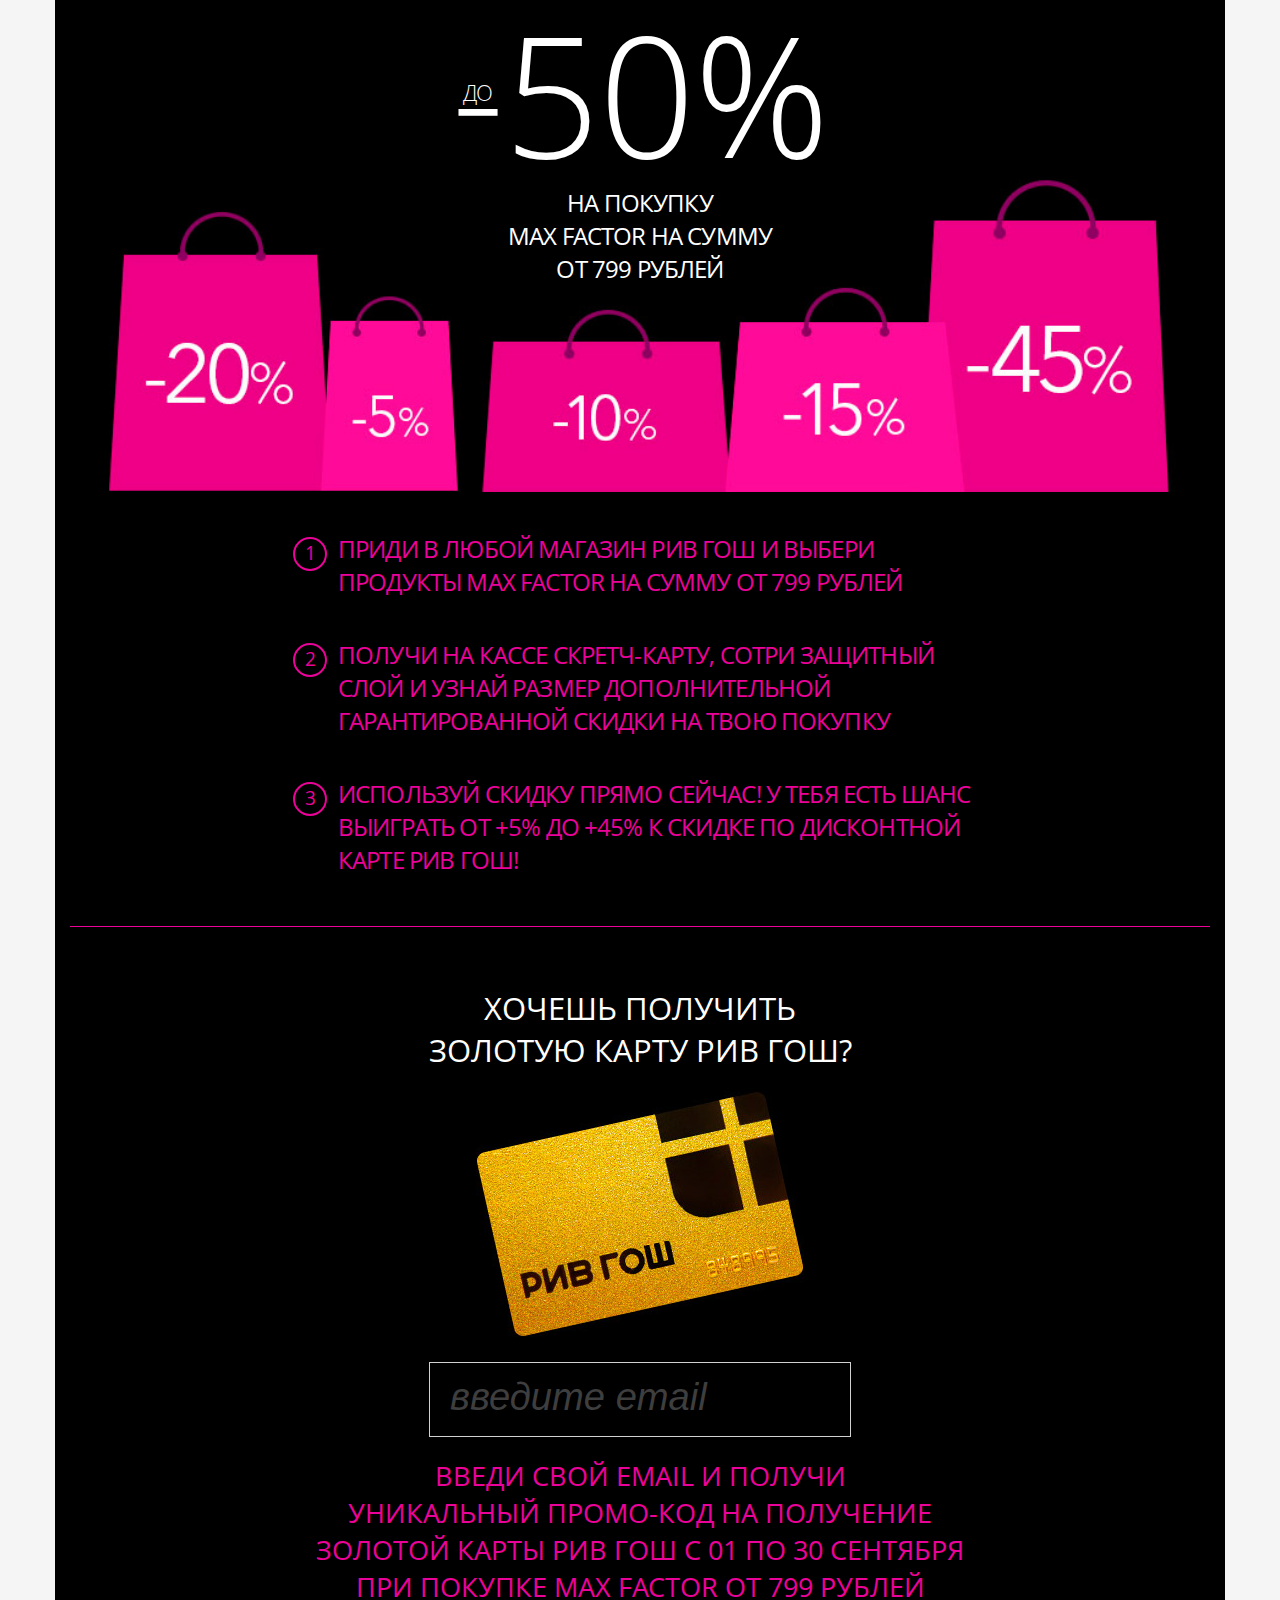
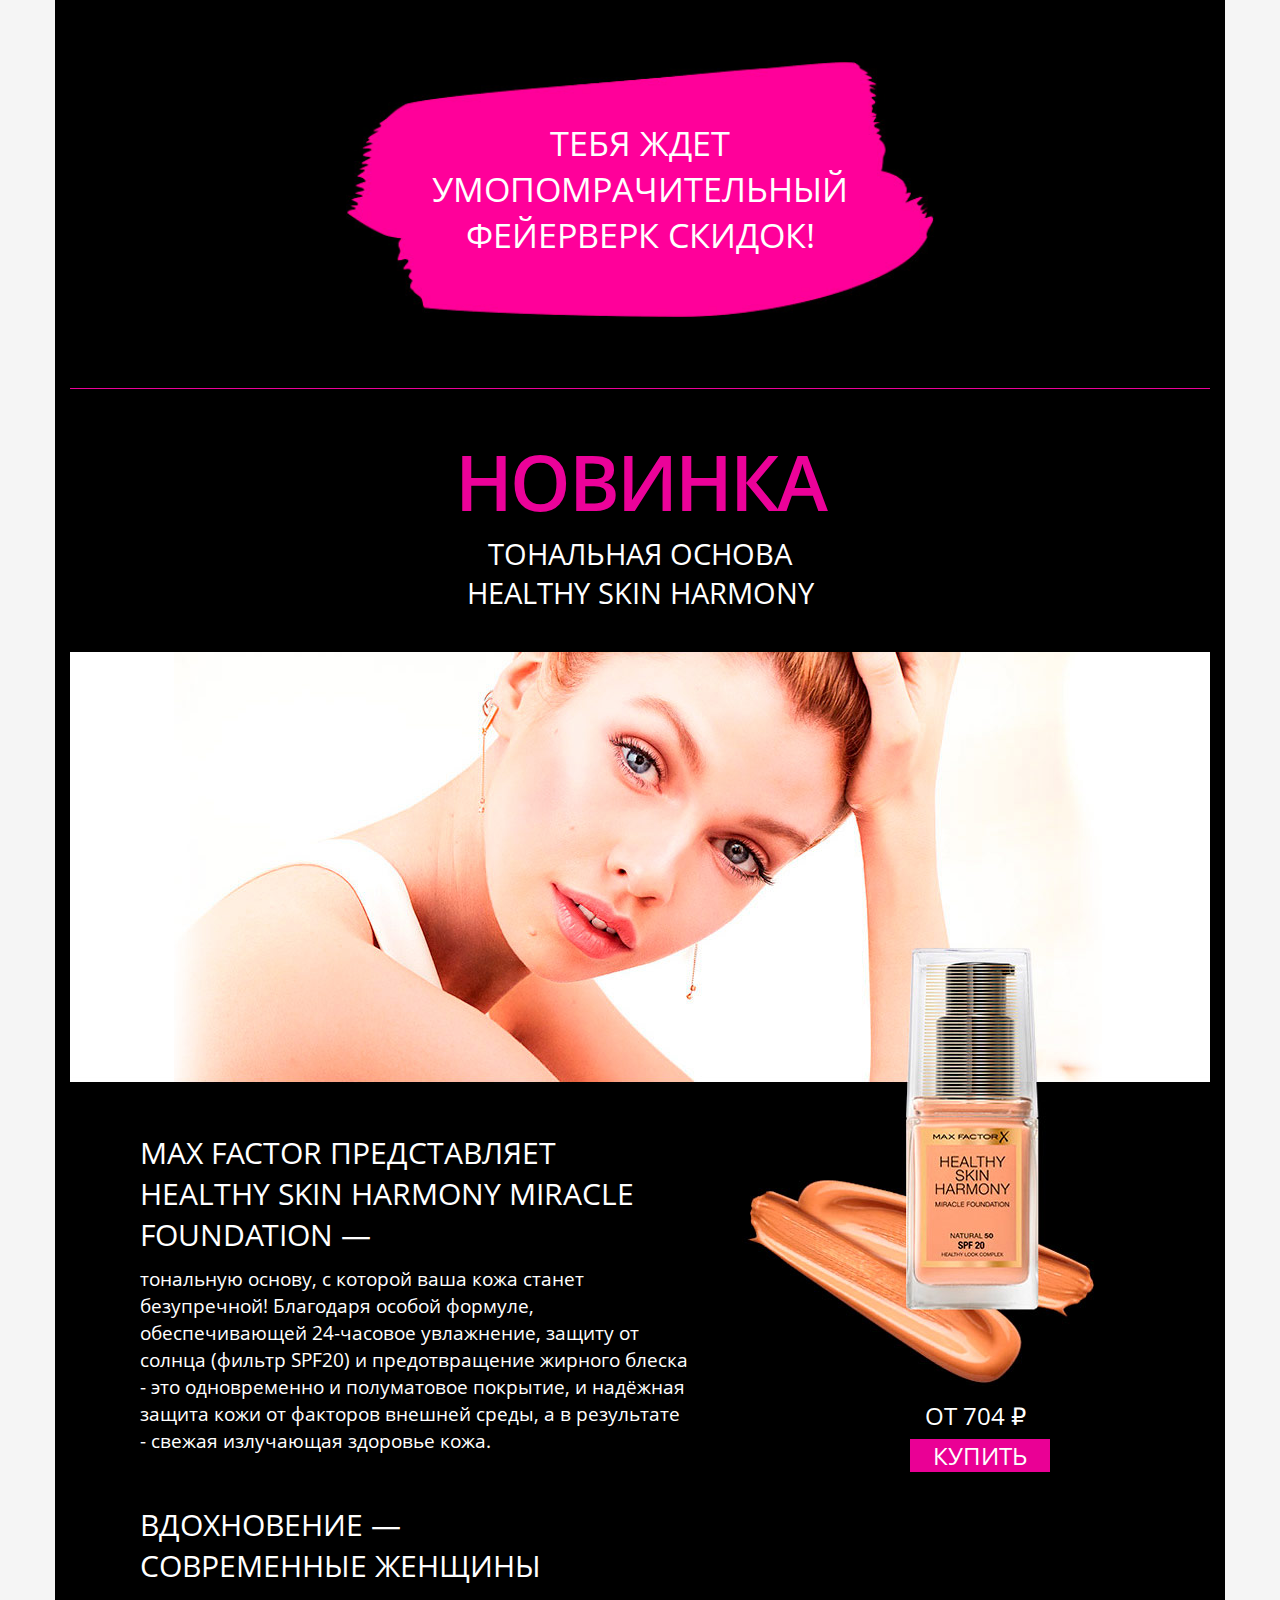
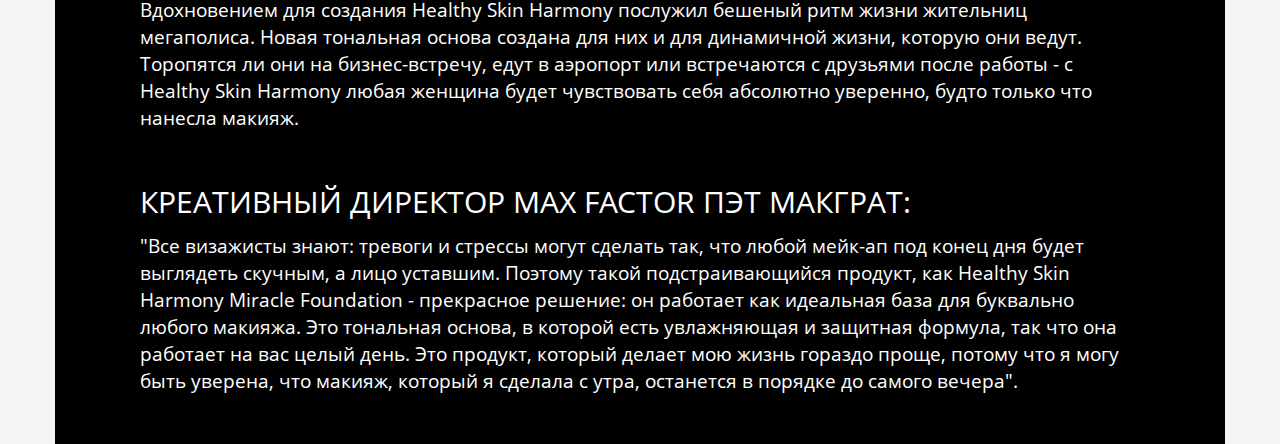
<file: maxfactor/index.html>
<!doctype html>
<html lang="ru">
<head>
    <meta charset="UTF-8">
    <meta name="viewport"
          content="width=device-width, user-scalable=no, initial-scale=1.0, maximum-scale=1.0, minimum-scale=1.0">
    <meta http-equiv="X-UA-Compatible" content="ie=edge">
    <link rel="stylesheet" href="./css/bundle.css">
    <link rel="stylesheet" href="./css/main.css">
    <title></title>
</head>
<body>

<div class="container">

    <section class="steps">
        <h1 class="heading"><span class="big-sale">-50%</span><br>на покупку<br>Max Factor на сумму<br> от 799 рублей</h1>
        <div class="wrapper">
        <ol>
            <li>Приди в любой магазин рив гош и выбери продукты max factor на сумму от 799 рублей</li>
            <li>Получи на кассе скретч-карту, сотри защитный слой и узнай размер дополнительной
                гарантированной скидки на твою покупку</li>
            <li>Используй скидку прямо сейчас! У тебя есть шанс выиграть от +5% до +45% к скидке по дисконтной карте рив гош!</li>
        </ol>
        </div>
    </section>

    <section class="gold-card">
        <div class="wrapper">
            <h2>Хочешь получить<br> золотую карту рив гош?</h2>
            <img src="./img/gold-card.jpg" alt="Золотая карта" align="none">
            <input type="email" placeholder="введите email">
            <p class="card-parag">Введи свой email и получи<br> уникальный промо-код на получение золотой карты
            рив гош с 01 по 30 сентября при покупке max factor от 799 рублей</p>
            <p class="pink-brush-bg">Тебя ждет<br> умопомрачительный<br> фейерверк скидок!</p>
        </div>
    </section>

    <section class="healthy-skin">
        <span class="novelty">Новинка</span>
        <h2>Тональная основа<br> Healthy skin harmony</h2>
        <section class="healthy-skin-reference">
            <h3>Max factor представляет healthy skin harmony
                miracle foundation —</h3>
            <p>тональную основу, с которой ваша кожа станет безупречной! Благодаря особой формуле,
            обеспечивающей 24-часовое увлажнение, защиту от солнца (фильтр SPF20) и предотвращение жирного
            блеска - это одновременно и полуматовое покрытие, и надёжная защита кожи от факторов внешней среды,
            а в результате - свежая излучающая здоровье кожа.</p>
        </section>
        <a class="buy-button" href="https://shop.rivegauche.ru/newstore/ru/РИВ-ГОШ/Витрины/Новинки/Max-Factor-Healthy-Skin-Harmony/p/862345">Купить</a>
        <section class="healthy-skin-reference">
            <h3>Вдохновение —<br>современные женщины</h3>
            <p>Вдохновением для создания Healthy Skin Harmony послужил бешеный ритм жизни жительниц
            мегаполиса. Новая тональная основа создана для них и для динамичной жизни, которую они ведут.
            Торопятся ли они на бизнес-встречу, едут в аэропорт или встречаются с друзьями после работы -
            c Healthy Skin Harmony любая женщина будет чувствовать себя абсолютно уверенно, будто только что нанесла макияж.</p>
        </section>
        <section class="healthy-skin-reference">
            <h3>Креативный директор max factor Пэт Макграт:</h3>
            <p>"Все визажисты знают: тревоги и стрессы могут сделать так, что любой мейк-ап под конец дня будет выглядеть скучным, а лицо уставшим.
            Поэтому такой подстраивающийся продукт, как Healthy Skin Harmony Miracle Foundation - прекрасное решение: он работает
            как идеальная база для буквально любого макияжа. Это тональная основа, в которой есть увлажняющая и защитная формула,
            так что она работает на вас целый день. Это продукт, который делает мою жизнь гораздо проще, потому что я могу быть
            уверена, что макияж, который я сделала с утра, останется в порядке до самого вечера".</p>
        </section>
    </section>

</div>

</body>
</html>
</file>
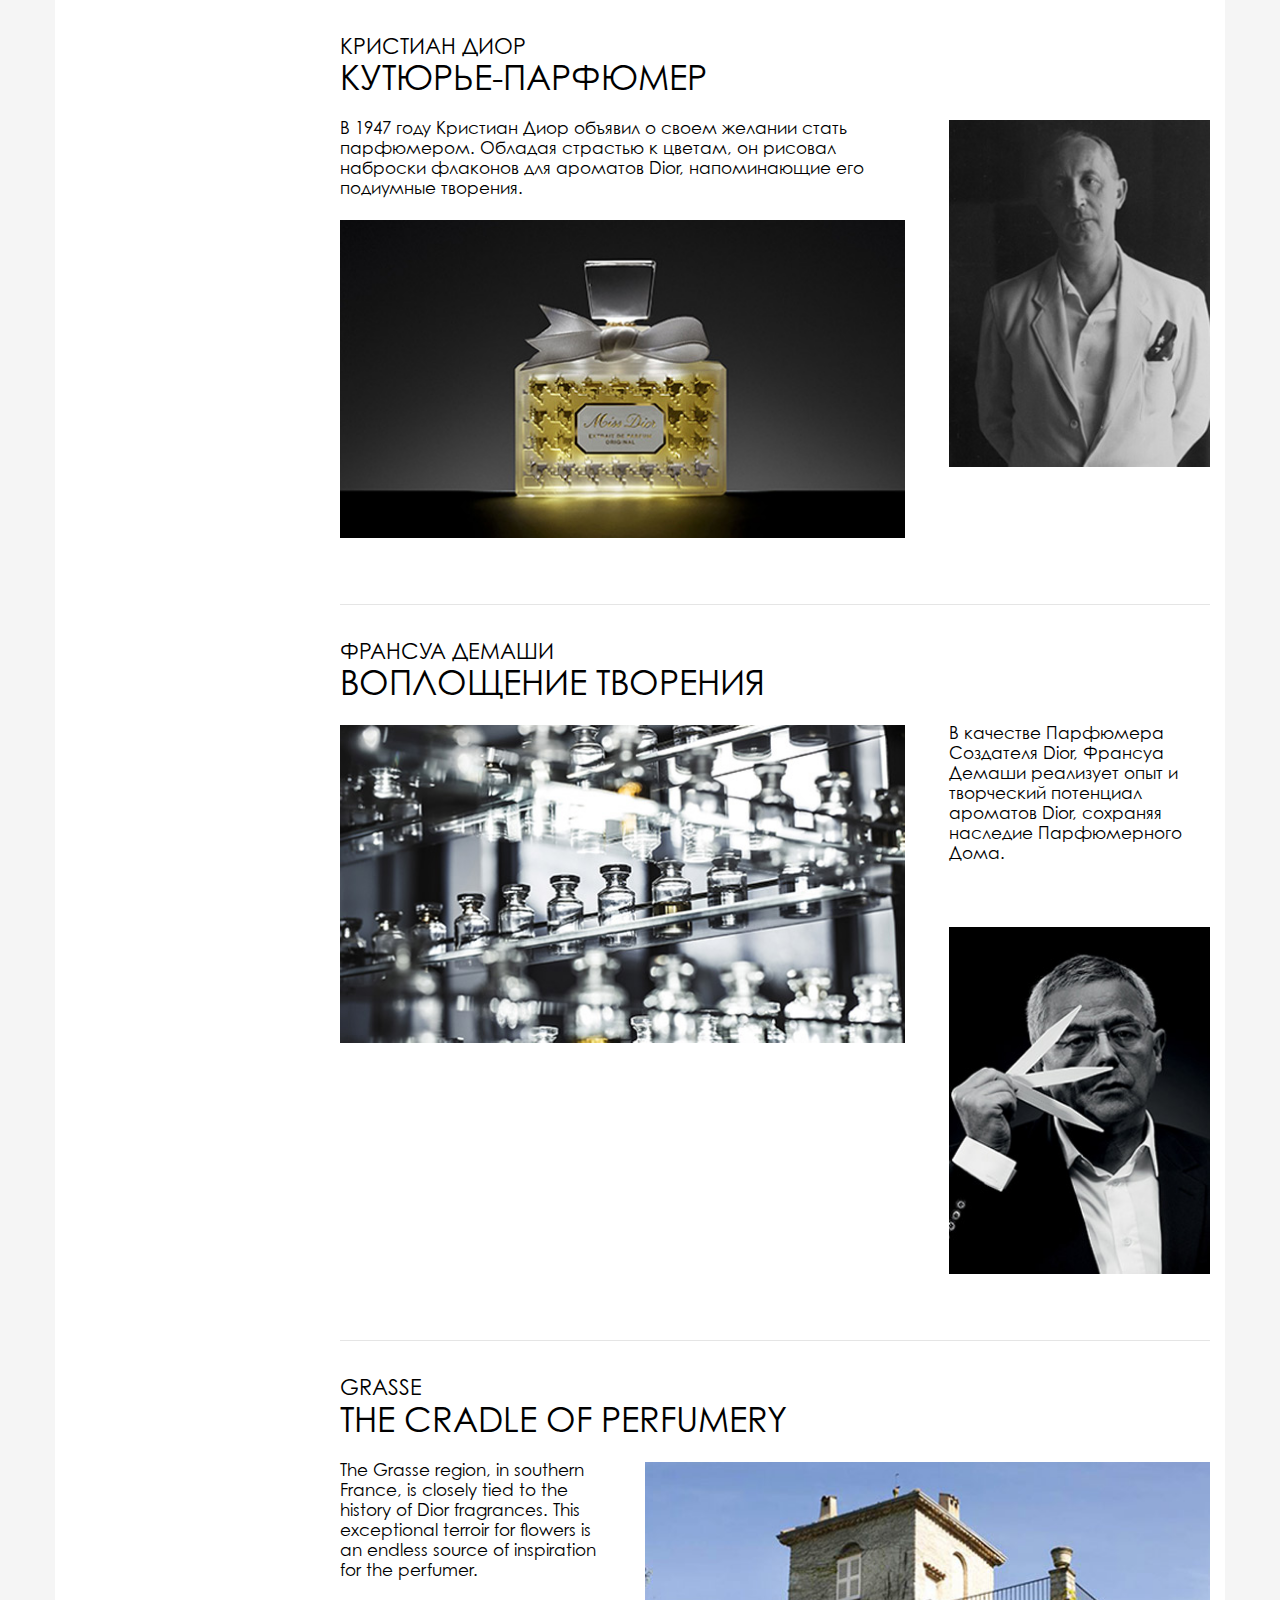
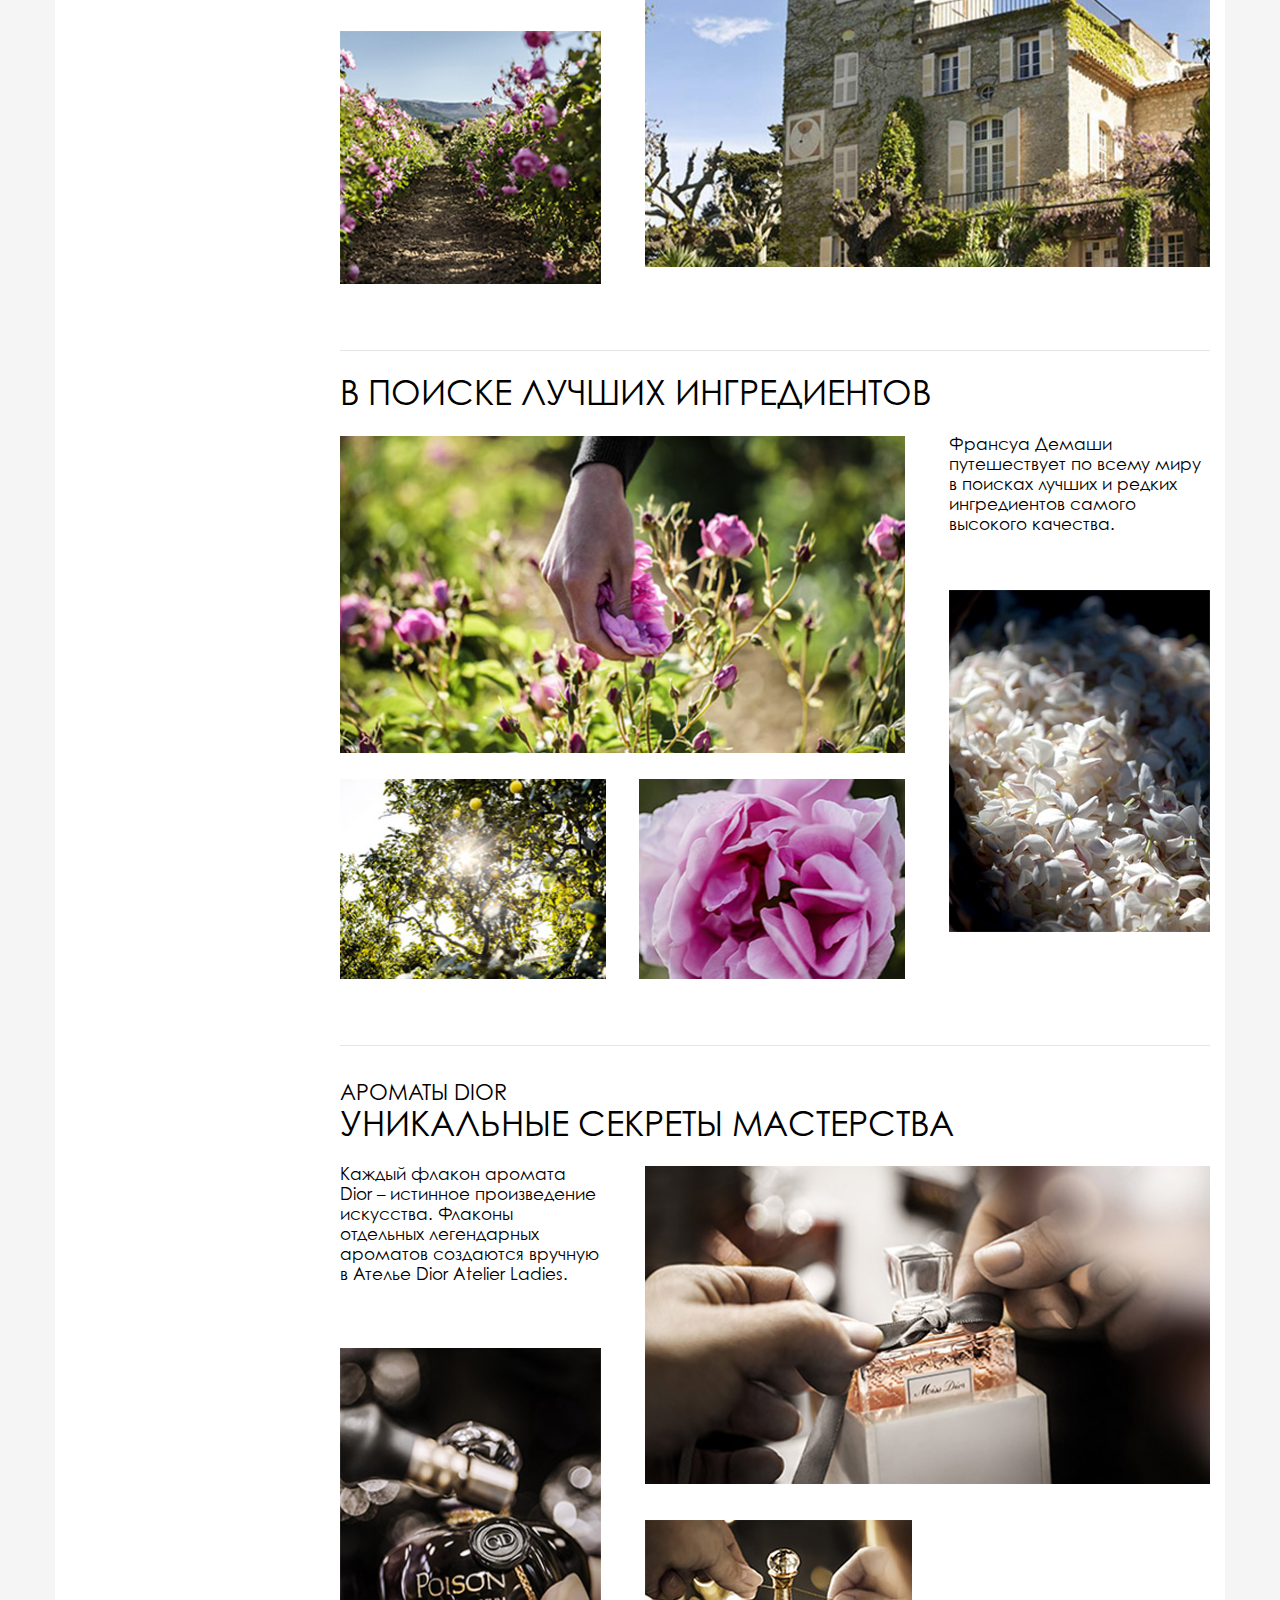
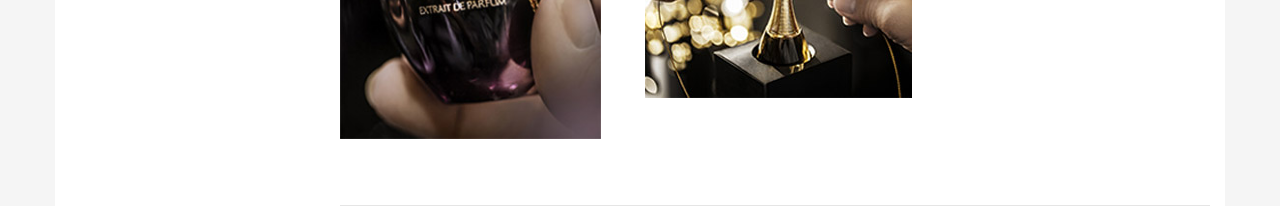
<file: fragrance/fragrance.html>
<!DOCTYPE html>
<html lang="en">
<head>
    <meta charset="UTF-8">
    <meta name="viewport" content="width=device-width, minimum-scale=1, initial-scale=1, maximum-scale=4">
    <title>Title</title>
    <link rel="stylesheet" href="./css/bundle.css">
    <link rel="stylesheet" href="./css/fragrance.css">
</head>
<body>

<section class="main-wrapper container">

    <aside class="sidebar-section"></aside>
    <div class="content-section product-grid">
        <div class="fragrance">
            <div class="christian feature">

                <h2 class="feature-heading">
                    <span class="small-heading">Кристиан Диор</span><br>
                    Кутюрье-парфюмер
                </h2>
                <div class="feature-flex-container">
                    <div class="wide-side">
                        <p class="christian-parag">В 1947 году Кристиан Диор объявил о своем желании стать парфюмером.
                            Обладая страстью к цветам, он рисовал наброски флаконов для ароматов Dior,
                            напоминающие его подиумные творения.</p>
                        <img class="get-full-width" src="./img/fragrance/christian/flask.jpg" alt="flask">

                    </div>
                    <div class="narrow-side">
                        <img src="./img/fragrance/christian/christian.jpg" alt="Christian">
                    </div>
                </div>
            </div>

            <div class="demachy feature">
                <h2 class="feature-heading">
                    <span class="small-heading">Франсуа Демаши</span><br>
                    Воплощение творения
                </h2>
                <div class="feature-flex-container">
                    <p class="demachy-parag desktop-hidden">В качестве Парфюмера Создателя Dior, Франсуа Демаши
                        реализует опыт и
                        творческий потенциал ароматов Dior, сохраняя наследие Парфюмерного Дома.</p>
                    <div class="wide-side ">
                        <img class="get-full-width" src="./img/fragrance/demachy/bottles.jpg" alt="Bottles">
                    </div>

                    <div class="narrow-side">
                        <p class="demachy-parag mobile-hidden">В качестве Парфюмера Создателя Dior, Франсуа Демаши
                            реализует опыт и
                            творческий потенциал ароматов Dior, сохраняя наследие Парфюмерного Дома.</p>
                        <img src="./img/fragrance/demachy/demachy.jpg" alt="Demachy">
                    </div>
                </div>

            </div>

            <div class="grasse feature">
                <h2 class="feature-heading">
                    <span class="small-heading">Grasse</span><br>
                    The Cradle of Perfumery
                </h2>
                <div class="feature-flex-container">
                    <p class="grasse-parag desktop-hidden">The Grasse region, in southern France, is closely tied to the
                        history
                        of Dior fragrances. This exceptional terroir for flowers is an endless source
                        of inspiration for the perfumer.</p>
                    <div class="narrow-side">
                        <p class="grasse-parag mobile-hidden">The Grasse region, in southern France, is closely tied to
                            the history
                            of Dior fragrances. This exceptional terroir for flowers is an endless source
                            of inspiration for the perfumer.</p>
                        <img src="./img/fragrance/grasse/flowers.jpg" alt="Flowers">
                    </div>
                    <div class="wide-side">
                        <img class="get-full-width" src="./img/fragrance/grasse/house.jpg" alt="House">
                    </div>
                </div>
            </div>

            <div class="ingredients feature">
                <h2 class="feature-heading">В поиске лучших ингредиентов</h2>
                <div class="feature-flex-container">
                    <p class="ingredients-parag desktop-hidden">Франсуа Демаши путешествует по всему миру в поисках
                        лучших и редких
                        ингредиентов
                        самого высокого качества.</p>
                    <div class="wide-side">

                        <div class="mobile-hidden">
                            <img src="./img/fragrance/ingredients/desktop/flower-1.jpg" alt="Flower">
                        </div>

                        <div class="mobile-hidden img-flex">
                            <div>
                                <img src="./img/fragrance/ingredients/desktop/flower-2.jpg" alt="Flower">
                            </div>
                            <div>
                                <img src="./img/fragrance/ingredients/desktop/flower-3.jpg" alt="Flower">
                            </div>
                        </div>
                        <img class="desktop-hidden get-full-width"
                             src="./img/fragrance/ingredients/mobile/m-flower-1.jpg" alt="Flower">
                    </div>
                    <div class="narrow-side">
                        <p class="ingredients-parag mobile-hidden">Франсуа Демаши путешествует по всему миру в поисках
                            лучших и редких
                            ингредиентов самого высокого качества.</p>
                        <div class="desktop-hidden img-columner">

                            <img src="./img/fragrance/ingredients/mobile/m-flower-2.jpg" alt="Flower">
                            <img src="./img/fragrance/ingredients/mobile/m-flower-3.jpg" alt="Flower">
                        </div>
                        <div>
                            <img src="./img/fragrance/ingredients/desktop/flower-5.jpg" alt="Flower">
                        </div>
                    </div>
                </div>
            </div>

            <div class="flavor feature">
                <h2 class="feature-heading">
                    <span class="small-heading">Ароматы Dior</span><br>
                    Уникальные секреты мастерства
                </h2>
                <div class="feature-flex-container">
                    <div class="narrow-side">
                        <p class="flavor-parag">Каждый флакон аромата Dior – истинное произведение искусства. Флаконы
                            отдельных
                            легендарных ароматов создаются вручную в Ателье Dior Atelier Ladies.</p>
                        <img class="mobile-hidden" src="./img/fragrance/flavor/bottle-2.jpg" alt="Bottle">
                    </div>
                    <div class="wide-side">
                        <img class="get-full-width" src="./img/fragrance/flavor/bottle-1.jpg" alt="Bottle">
                        <div class="img-flex">
                            <div>
                                <img class="desktop-hidden" src="./img/fragrance/flavor/m-bottle-2.jpg" alt="Bottle">
                            </div>
                            <div>
                                <img src="./img/fragrance/flavor/bottle-3.jpg" alt="Bottle">
                            </div>
                        </div>
                    </div>
                </div>
            </div>
        </div>
    </div>
</section>

</body>
</html>
</file>
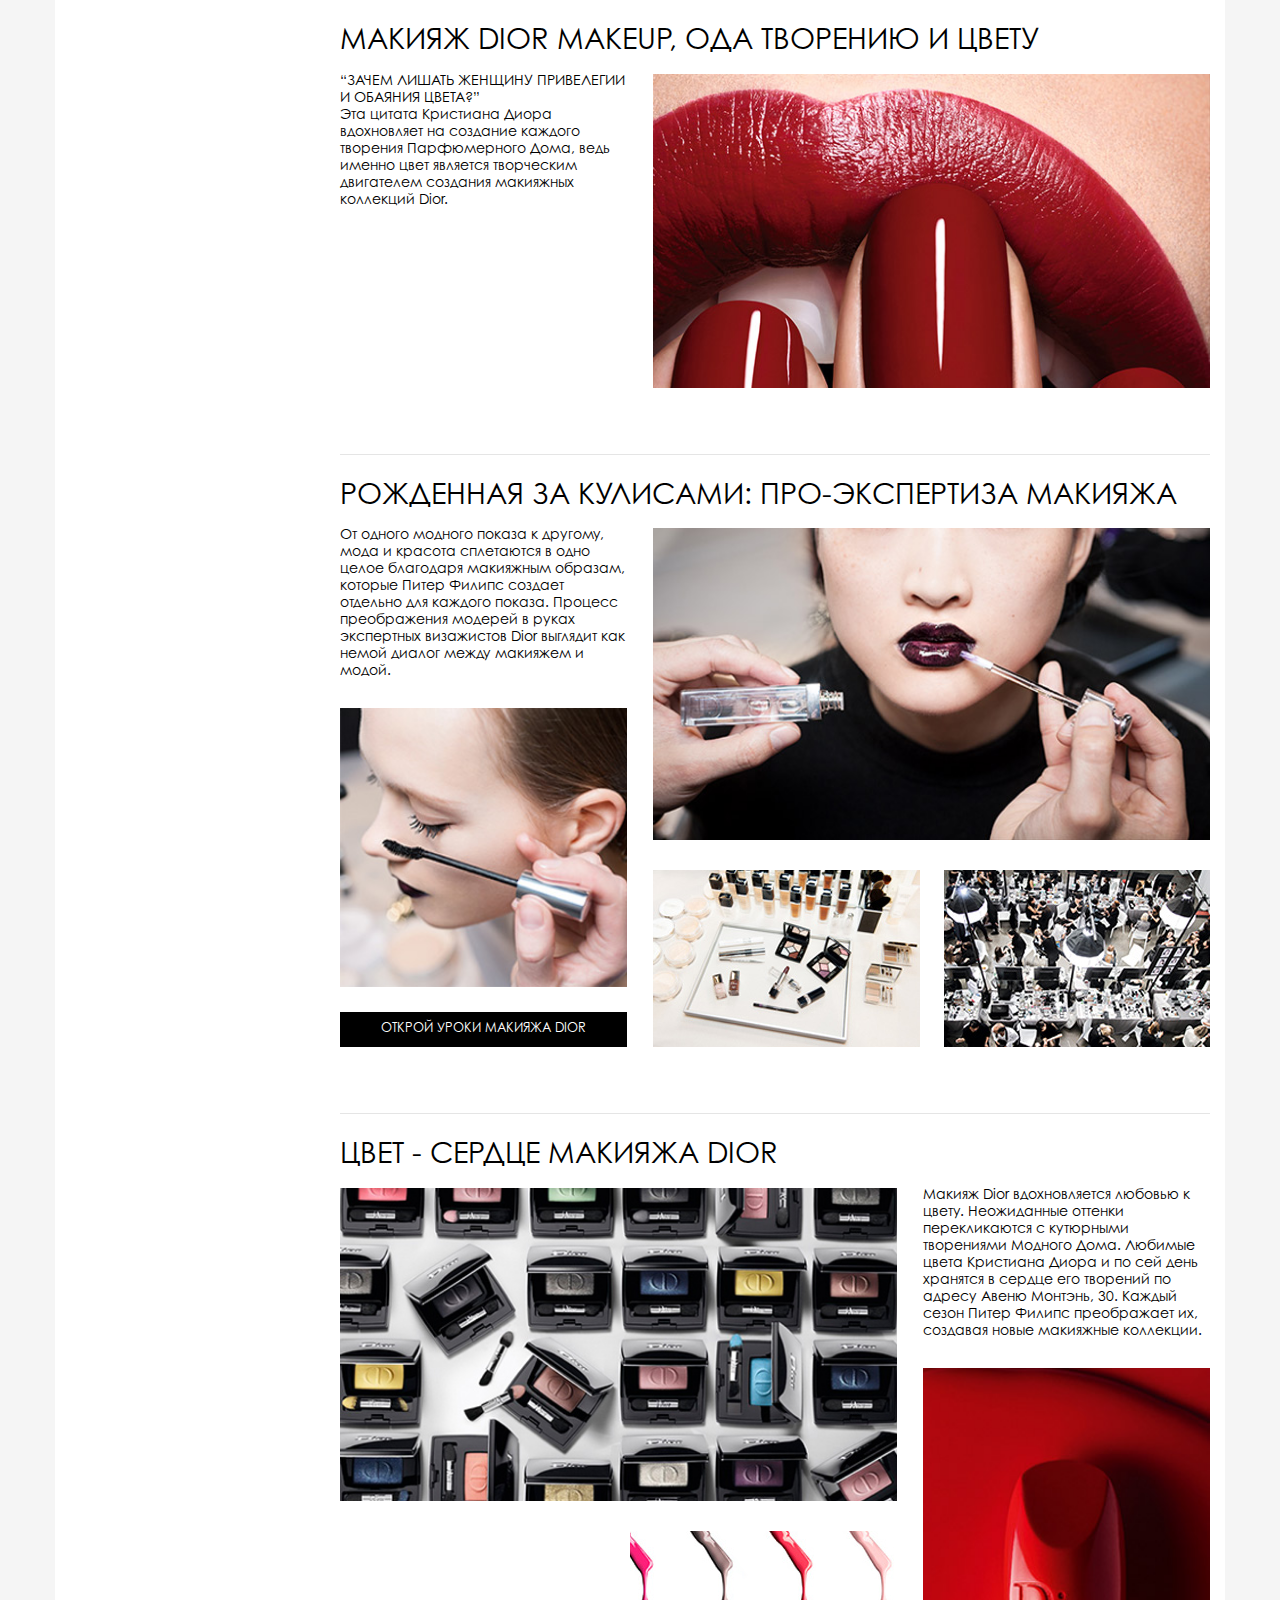
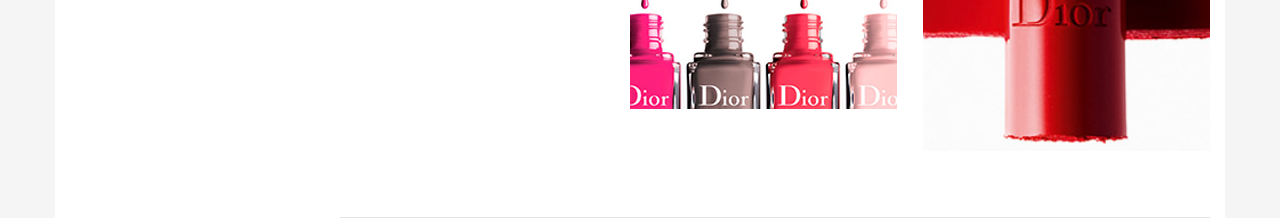
<file: makeup/makeup.html>
<!DOCTYPE html>
<html lang="en">
<head>
    <meta charset="UTF-8">
    <meta name="viewport" content="width=device-width, minimum-scale=1, initial-scale=1, maximum-scale=4">
    <title>Title</title>
    <link rel="stylesheet" href="./css/bundle.css">
    <link rel="stylesheet" href="./css/makeup.css">
</head>
<body>

<section class="main-wrapper container">

    <aside class="sidebar-section"></aside>
    <div class="content-section product-grid">
        <div class="makeup">

            <div class="makeup-feature feature">

                <h2 class="feature-heading">Макияж Dior makeup, Ода творению и цвету</h2>

                <div class="feature-flex-container">
                    <div class="narrow-side">
                        <p><q>Зачем лишать женщину привелегии и обаяния цвета?</q><br>
                            Эта цитата Кристиана Диора вдохновляет на создание каждого творения Парфюмерного Дома, ведь
                            именно
                            цвет является творческим двигателем создания макияжных коллекций Dior.</p>
                    </div>
                    <div class="wide-side">
                        <img src="./img/makeup/makeup/lips.jpg" alt="Lips">
                    </div>
                </div>

            </div>

            <div class="expertise feature">

                <h2 class="feature-heading">Рожденная за кулисами: Про-Экспертиза макияжа</h2>

                <div class="feature-flex-container">

                    <div class="narrow-side">
                        <p class="mobile-hidden">От одного модного показа к другому, мода и красота сплетаются в одно
                            целое
                            благодаря макияжным образам, которые Питер Филипс создает отдельно для каждого показа.
                            Процесс преображения модерей в руках экспертных визажистов Dior выглядит как немой диалог
                            между
                            макияжем и модой.</p>
                        <div>
                            <img class="get-full-width" src="./img/makeup/expertise/lashes.jpg" alt="Make Up">
                        </div>
                        <a class="mobile-hidden makeup-anchor" href="">Открой уроки макияжа Dior</a>
                    </div>
                    <div class="wide-side">
                        <p class="desktop-hidden">От одного модного показа к другому, мода и красота сплетаются в одно
                            целое
                            благодаря макияжным образам, которые Питер Филипс создает отдельно для каждого показа.
                            Процесс преображения модерей в руках экспертных визажистов Dior выглядит как немой диалог
                            между
                            макияжем и модой.</p>
                        <img src="./img/makeup/expertise/lips.jpg" alt="">
                        <div class="img-flex-container">
                            <div>
                                <img src="./img/makeup/expertise/stuff.jpg" alt="">
                            </div>
                            <div>
                                <img src="./img/makeup/expertise/mirrors.jpg" alt="">
                            </div>
                        </div>
                    </div>
                    <a class="desktop-hidden makeup-anchor" href="">Открой уроки макияжа Dior</a>


                </div>

            </div>

            <div class="heart feature">

                <h2 class="feature-heading">Цвет - сердце макияжа Dior</h2>

                <div class="feature-flex-container">

                    <div class="wide-side">
                        <p class="desktop-hidden">Макияж Dior вдохновляется любовью к цвету. Неожиданные оттенки
                            перекликаются
                            с кутюрными творениями Модного Дома. Любимые цвета Кристиана Диора и по сей день хранятся в
                            сердце его творений
                            по адресу Авеню Монтэнь, 30. Каждый сезон Питер Филипс преображает их, создавая новые
                            макияжные коллекции.</p>
                        <img src="./img/makeup/heart/stuff.jpg" alt="Stuff">
                        <img class="mobile-hidden" src="./img/makeup/heart/bottles.jpg" alt="Bottles">
                    </div>
                    <div class="narrow-side">
                        <p class="mobile-hidden">Макияж Dior вдохновляется любовью к цвету. Неожиданные оттенки
                            перекликаются
                            с кутюрными творениями Модного Дома. Любимые цвета Кристиана Диора и по сей день хранятся в
                            сердце его творений
                            по адресу Авеню Монтэнь, 30. Каждый сезон Питер Филипс преображает их, создавая новые
                            макияжные коллекции.</p>
                        <img src="./img/makeup/heart/bottles.jpg" alt="Bottles" class="desktop-hidden">
                        <img class="get-full-width" src="./img/makeup/heart/pomade.jpg" alt="Pomade">
                    </div>

                </div>

            </div>


        </div>
    </div>
</section>

</body>
</html>
</file>
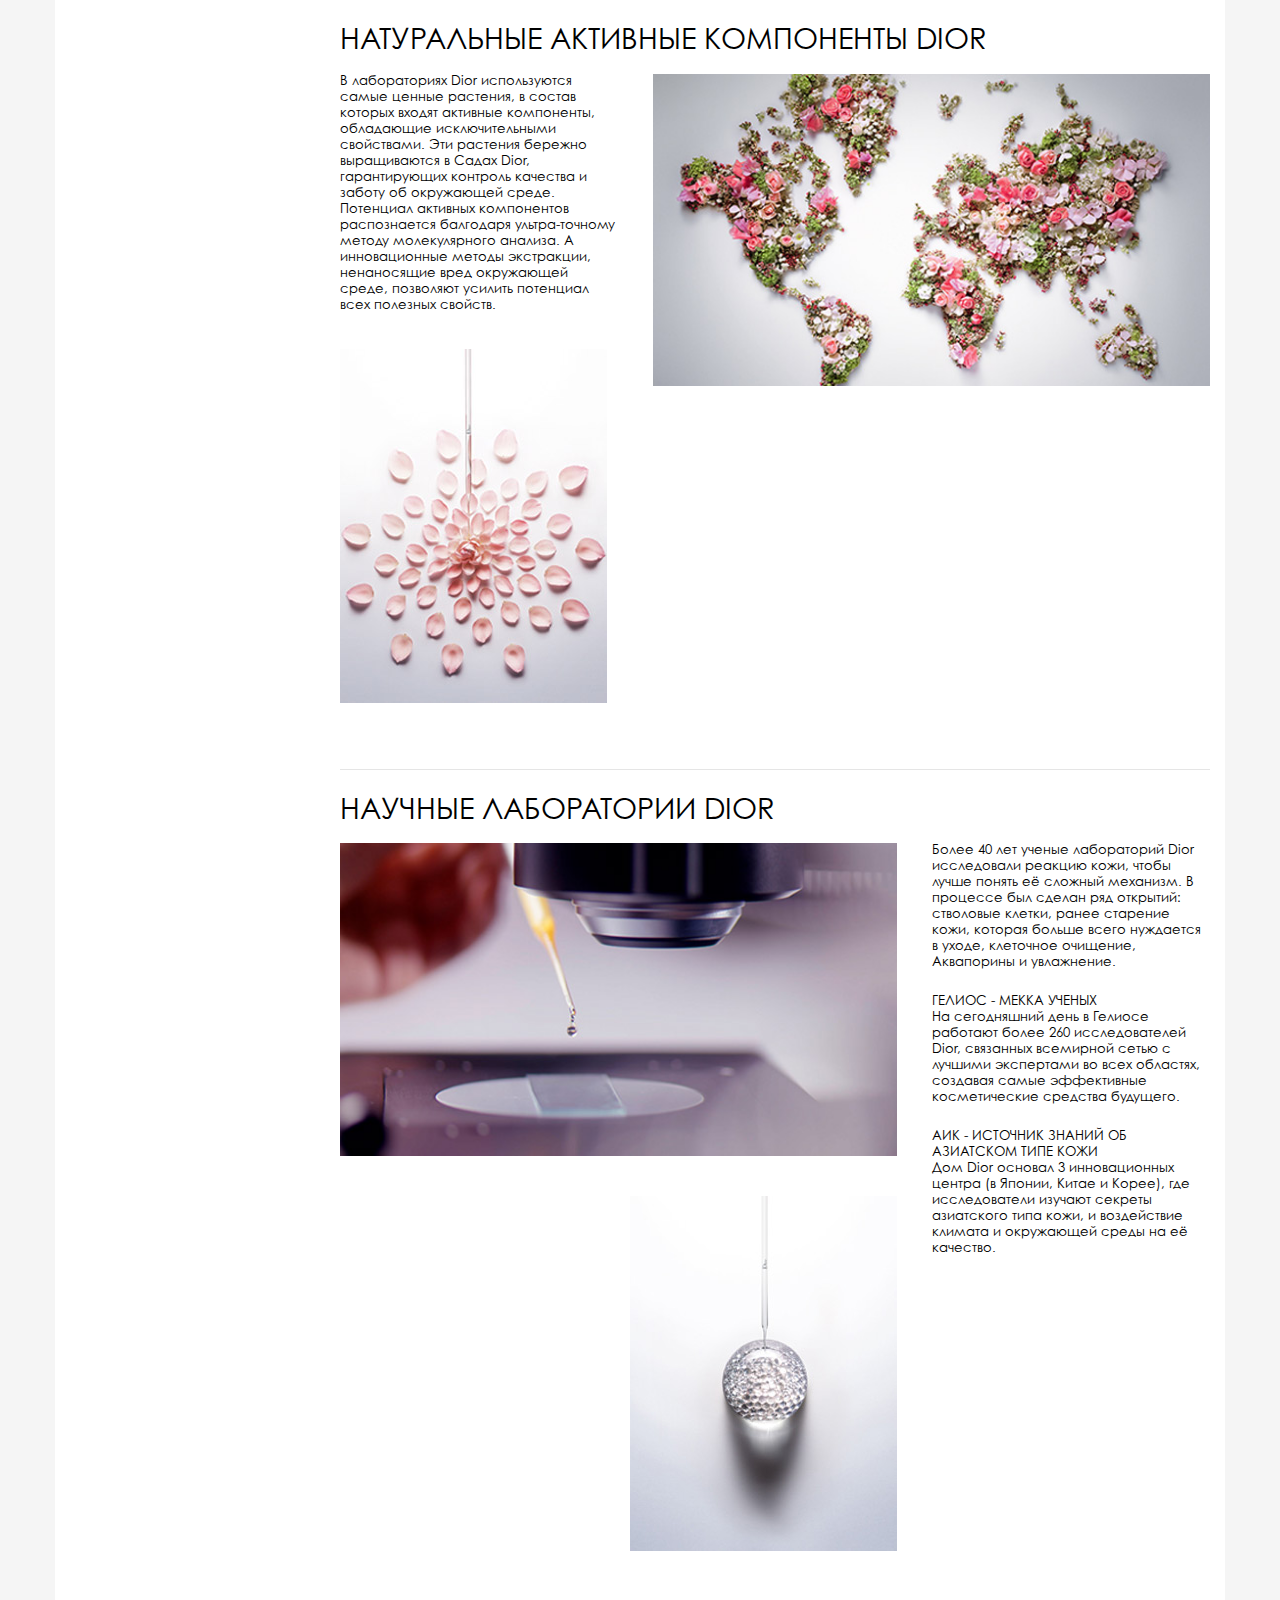
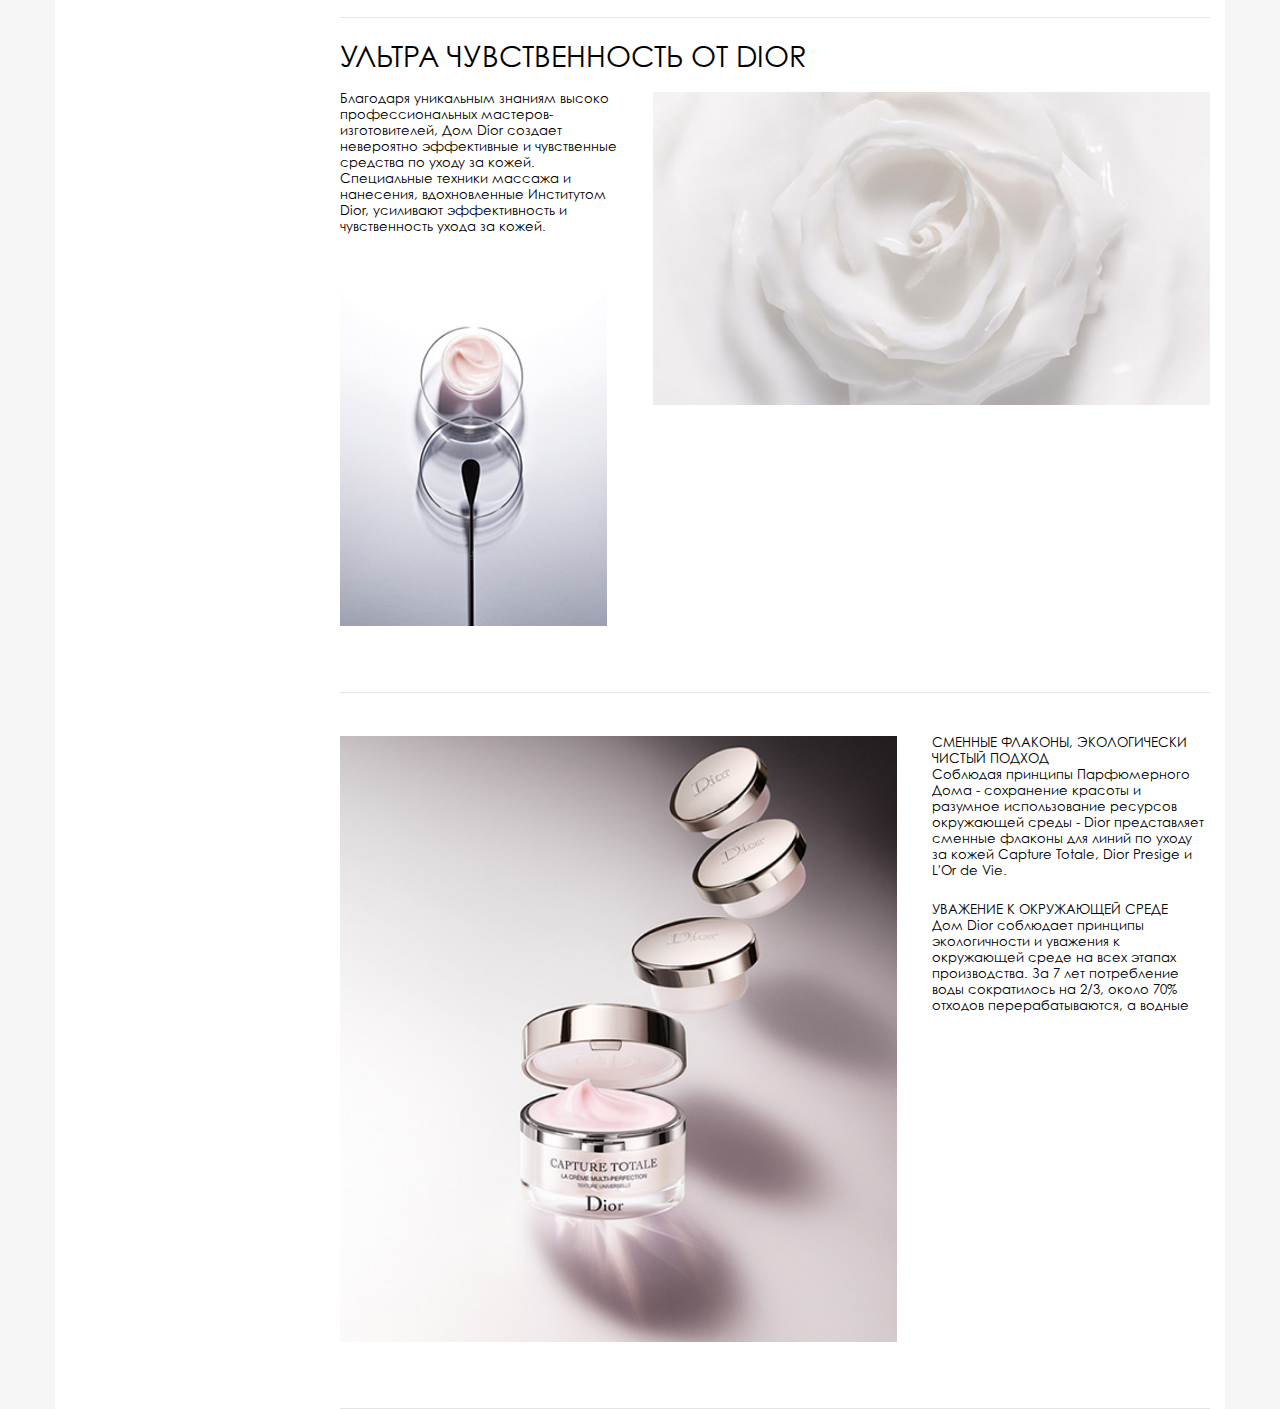
<file: skincare/skincare.html>
<!DOCTYPE html>
<html lang="en">
<head>
    <meta charset="UTF-8">
    <meta name="viewport" content="width=device-width, minimum-scale=1, initial-scale=1, maximum-scale=4">
    <title>Title</title>
    <link rel="stylesheet" href="./css/bundle.css">
    <link rel="stylesheet" href="./css/skincare.css">
</head>
<body>

<section class="main-wrapper container">

    <aside class="sidebar-section"></aside>
    <div class="content-section product-grid">
        <div class="skincare">

            <div class="natural feature">

                <h2 class="feature-heading">Натуральные активные компоненты Dior</h2>

                <div class="feature-flex-container">

                    <div class="narrow-side">
                        <p class="mobile-hidden">В лабораториях Dior используются самые ценные растения,
                            в состав которых входят активные компоненты, обладающие исключительными свойствами.
                            Эти растения бережно выращиваются в Садах Dior, гарантирующих контроль качества и
                            заботу об окружающей среде. Потенциал активных компонентов распознается балгодаря
                            ультра-точному методу молекулярного анализа. А инновационные методы экстракции,
                            ненаносящие вред окружающей среде, позволяют усилить потенциал всех полезных свойств.
                        </p>
                        <img src="./img/skincare/natural/petals.jpg" alt="Petals">
                    </div>

                    <div class="wide-side">
                        <p class="desktop-hidden">В лабораториях Dior используются самые ценные растения,
                            в состав которых входят активные компоненты, обладающие исключительными свойствами.
                            Эти растения бережно выращиваются в Садах Dior, гарантирующих контроль качества и
                            заботу об окружающей среде. Потенциал активных компонентов распознается балгодаря
                            ультра-точному методу молекулярного анализа. А инновационные методы экстракции,
                            ненаносящие вред окружающей среде, позволяют усилить потенциал всех полезных свойств.
                        </p>
                        <img src="./img/skincare/natural/flower-map.jpg" alt="Map">
                    </div>

                </div>
            </div>

            <div class="labs feature">

                <h2 class="feature-heading">Научные лаборатории Dior</h2>

                <div class="feature-flex-container">

                    <div class="wide-side">

                        <p class="desktop-hidden">Более 40 лет ученые лабораторий Dior исследовали реакцию кожи,
                            чтобы лучше понять её сложный механизм. В процессе был сделан ряд открытий:
                            стволовые клетки, ранее старение кожи, которая больше всего нуждается в уходе, клеточное
                            очищение,
                            Аквапорины и увлажнение.</p>
                        <h6 class="desktop-hidden feature-parag-heading">Гелиос - мекка ученых</h6>
                        <p class="desktop-hidden">На сегодняшний день в Гелиосе работают более 260 исследователей Dior,
                            связанных всемирной сетью с лучшими экспертами во всех областях, создавая самые эффективные
                            косметические средства будущего.</p>
                        <h6 class="desktop-hidden feature-parag-heading">Аик - Источник знаний об азиатском типе
                            кожи</h6>
                        <p class="desktop-hidden">Дом Dior основал 3 инновационных центра (в Японии, Китае и Корее), где
                            исследователи изучают секреты азиатского типа кожи, и воздействие климата и окружающей среды
                            на
                            её качество.</p>
                        <div class="img-to-right">
                            <img src="./img/skincare/labs/science.jpg" alt="Science">
                            <img src="./img/skincare/labs/circle.jpg" alt="Circle">
                        </div>
                    </div>

                    <div class="narrow-side mobile-hidden">
                        <p>Более 40 лет ученые лабораторий Dior исследовали реакцию кожи,
                            чтобы лучше понять её сложный механизм. В процессе был сделан ряд открытий:
                            стволовые клетки, ранее старение кожи, которая больше всего нуждается в уходе, клеточное
                            очищение,
                            Аквапорины и увлажнение.</p>
                        <h6 class="feature-parag-heading">Гелиос - мекка ученых</h6>
                        <p>На сегодняшний день в Гелиосе работают более 260 исследователей Dior,
                            связанных всемирной сетью с лучшими экспертами во всех областях, создавая самые эффективные
                            косметические средства будущего.</p>
                        <h6 class="feature-parag-heading">Аик - Источник знаний об азиатском типе кожи</h6>
                        <p>Дом Dior основал 3 инновационных центра (в Японии, Китае и Корее), где
                            исследователи изучают секреты азиатского типа кожи, и воздействие климата и окружающей среды
                            на
                            её качество.</p>
                    </div>

                </div>
            </div>

            <div class="ultra feature">

                <h2 class="feature-heading">Ультра чувственность от Dior</h2>

                <div class="feature-flex-container">

                    <div class="narrow-side">
                        <p class="mobile-hidden">Благодаря уникальным знаниям высоко профессиональных
                            мастеров-изготовителей,
                            Дом Dior создает невероятно эффективные и чувственные средства по уходу за кожей.
                            Специальные техники массажа и нанесения, вдохновленные Институтом Dior, усиливают
                            эффективность и
                            чувственность ухода за кожей.</p>
                        <img src="./img/skincare/ultra/cream.jpg" alt="Jar">
                    </div>

                    <div class="wide-side">
                        <p class="desktop-hidden">Благодаря уникальным знаниям высоко профессиональных
                            мастеров-изготовителей,
                            Дом Dior создает невероятно эффективные и чувственные средства по уходу за кожей.
                            Специальные техники массажа и нанесения, вдохновленные Институтом Dior, усиливают
                            эффективность и
                            чувственность ухода за кожей.</p>
                        <img src="./img/skincare/ultra/flower.jpg" alt="Flower">
                    </div>

                </div>
            </div>

            <div class="ecology feature">

                <h2 class="feature-heading"></h2>

                <div class="feature-flex-container">

                    <div class="wide-side">
                        <img src="./img/skincare/ecology/pots.jpg" alt="Pots">
                    </div>
                    <div class="narrow-side">
                        <h6 class="feature-parag-heading">Сменные флаконы, экологически чистый подход</h6>
                        <p>Соблюдая принципы Парфюмерного Дома - сохранение красоты и разумное использование ресурсов
                            окружающей среды - Dior представляет сменные флаконы для линий по уходу за кожей Capture
                            Totale,
                            Dior Presige и L'Or de Vie.</p>
                        <h6 class="feature-parag-heading">Уважение к окружающей среде</h6>
                        <p>Дом Dior соблюдает принципы экологичности и уважения к окружающей среде на всех этапах
                            производства.
                            За 7 лет потребление воды сократилось на 2/3, около 70% отходов перерабатываются, а
                            водные</p>
                    </div>

                </div>
            </div>
        </div>
    </div>

</section>

</body>
</html>
</file>
<file: maxfactor/css/main.css>
body {
  background-color: #f5f5f5;
  font-family: "Open Sans", Arial, sans-serif;
  color: #FFFFFF;
  text-transform: uppercase;
  font-size: large;
}
.container {
  background-color: #000;
}
.wrapper {
  margin: 0 auto;
  max-width: 60%;
}
.steps {
  text-align: center;
  color: #eb0299;
  font-size: 2.5ex;
  letter-spacing: -0.035em;
  border-bottom: 1px solid #eb0299;
  padding-bottom: 10px;
  margin-bottom: 60px;
}
.steps .heading {
  color: #fff;
  font-weight: 400;
  margin-bottom: 40px;
  padding-bottom: 207px;
  background: url(../img/sale-bg.jpg) no-repeat bottom;
  background-size: contain;
}
.steps .heading .big-sale {
  position: relative;
  font-size: 13ex;
  font-weight: 200;
  line-height: 186px;
}
.steps .heading .big-sale::before {
  position: absolute;
  content: "до";
  display: block;
  font-size: .25ex;
  left: 12px;
}
.steps ol {
  list-style-type: none;
  text-align: left;
}
.steps li {
  margin-bottom: 40px;
  position: relative;
}
.steps li::before {
  display: inline-block;
  vertical-align: top;
  position: absolute;
  font-size: 1.5ex;
  color: #eb0299;
  text-align: center;
  border: 2px solid #eb0299;
  border-radius: 50%;
  width: 30px;
  height: 30px;
  left: -45px;
  top: 5px;
}
.steps li:nth-child(1)::before {
  content: "1";
}
.steps li:nth-child(2)::before {
  content: "2";
}
.steps li:nth-child(3)::before {
  content: "3";
}
.gold-card {
  text-align: center;
  padding-bottom: 70px;
  border-bottom: 1px solid #eb0299;
  margin-bottom: 40px;
}
.gold-card h2 {
  font-size: 3.2ex;
  font-weight: 400;
  margin-bottom: 20px;
}
.gold-card img {
  margin-bottom: 20px;
  max-width: 100%;
}
.gold-card input {
  width: 380px;
  padding: 20px;
  padding-top: 21px;
  padding-bottom: 19px;
  margin-bottom: 20px;
  background-color: #000;
  border: 1px solid #d1d1d1;
  color: #fff;
  font-size: 3ex;
}
.gold-card input::placeholder {
  font-size: 2.5ex;
  color: #3e3e3e;
  font-style: italic;
  font-weight: 200;
}
.gold-card input::-moz-placeholder {
  font-size: 2.5ex;
  color: #3e3e3e;
  font-style: italic;
  font-weight: 200;
}
.gold-card .card-parag {
  font-size: 2.8ex;
  color: #eb0299;
  margin-bottom: 55px;
}
.gold-card .pink-brush-bg {
  padding-top: 60px;
  padding-bottom: 60px;
  font-size: 3.5ex;
  background: url(../img/pink-brush.jpg) no-repeat center;
  background-size: contain;
}
.healthy-skin {
  position: relative;
  text-align: center;
}
.healthy-skin .novelty {
  font-size: 8ex;
  font-weight: 600;
  color: #eb0299;
  letter-spacing: -0.035em;
}
.healthy-skin h2 {
  font-size: 3ex;
  font-weight: 400;
  margin-bottom: 40px;
}
.healthy-skin .buy-button {
  position: absolute;
  top: 1010px;
  right: 160px;
  color: #fff;
  font-size: 24px;
  background-color: #ea0095;
  width: 140px;
}
.healthy-skin .buy-button::before {
  display: block;
  position: absolute;
  content: "от 704 ₽";
  top: -40px;
  left: 15px;
}
.healthy-skin .healthy-skin-reference {
  text-align: left;
  padding-left: 70px;
  padding-right: 70px;
}
.healthy-skin .healthy-skin-reference h3 {
  font-size: 3.1ex;
  font-weight: 400;
  margin-bottom: 10px;
}
.healthy-skin .healthy-skin-reference p {
  font-size: 2ex;
  text-transform: none;
  padding-bottom: 50px;
}
.healthy-skin .healthy-skin-reference:nth-child(3) {
  padding-top: 480px;
  background: url(../img/healthy-skin-bg.jpg) no-repeat;
  background-size: contain;
}
.healthy-skin .healthy-skin-reference:nth-child(3) p,
.healthy-skin .healthy-skin-reference:nth-child(3) h3 {
  max-width: 55%;
}
@media screen and (max-width: 960px) {
  .healthy-skin .buy-button {
    top: 850px;
    right: 120px;
  }
}
@media screen and (max-width: 740px) {
  .healthy-skin .buy-button {
    top: 720px;
    right: 85px;
  }
  body {
    font-size: medium;
  }
  .steps li::before {
    width: 25px;
    height: 25px;
  }
  .healthy-skin .healthy-skin-reference:nth-child(3) {
    padding-top: 380px;
  }
  .healthy-skin .healthy-skin-reference:nth-child(3) p {
    max-width: 100%;
  }
}
@media screen and (max-width: 640px) {
  .gold-card input {
    width: 350px;
  }
  .steps li::before {
    width: 20px;
    height: 20px;
  }
  .healthy-skin .buy-button {
    top: 640px;
    right: 75px;
  }
  .healthy-skin .healthy-skin-reference {
    padding-left: 35px;
    padding-right: 35px;
  }
  .healthy-skin .healthy-skin-reference:nth-child(3) {
    padding-top: 300px;
  }
  .healthy-skin .healthy-skin-reference:nth-child(3) p {
    max-width: 100%;
  }
  body {
    font-size: medium;
  }
}
@media screen and (max-width: 480px) {
  .wrapper {
    max-width: 70%;
  }
  .steps .heading {
    padding-bottom: 107px;
  }
  .steps li::before {
    width: 20px;
    height: 20px;
  }
  .gold-card input {
    width: 250px;
    padding: 10px;
  }
  .gold-card input::placeholder {
    font-size: 2ex;
  }
  .healthy-skin .buy-button {
    top: 530px;
    right: 35px;
  }
  .healthy-skin .healthy-skin-reference:nth-child(3) {
    padding-top: 250px;
  }
  body {
    font-size: small;
  }
}
@media screen and (max-width: 380px) {
  .wrapper {
    max-width: 80%;
  }
  .steps li::before {
    width: 20px;
    height: 20px;
  }
  .gold-card input {
    width: 200px;
    padding: 10px;
  }
  .gold-card input::placeholder {
    font-size: 2ex;
  }
  .gold-card .pink-brush-bg {
    font-size: 2.9ex;
  }
  .healthy-skin .healthy-skin-reference:nth-child(3) {
    padding-top: 200px;
  }
  .healthy-skin .healthy-skin-reference {
    padding-left: 15px;
    padding-right: 15px;
  }
  .healthy-skin .buy-button {
    top: 470px;
    right: 15px;
  }
}
@media screen and (max-width: 320px) {
  .healthy-skin .buy-button {
    top: 410px;
    font-size: 20px;
    width: 100px;
  }
  .healthy-skin .healthy-skin-reference:nth-child(3) {
    padding-top: 150px;
  }
}
</file>
<file: fragrance/css/fragrance.css>
@font-face {
  font-family: 'Century-Gothic';
  font-weight: 400;
  font-stretch: normal;
  font-style: normal;
  src: url("../fonts/CenturyGothic/CenturyGothic_gdi.eot");
  src: url("../fonts/CenturyGothic/CenturyGothic_gdi.eot?#iefix") format("embedded-opentype"), url("../fonts/CenturyGothic/CenturyGothic_gdi.woff") format("woff"), url("../fonts/CenturyGothic/CenturyGothic_gdi.ttf") format("truetype"), url("../fonts/CenturyGothic/CenturyGothic_gdi.svg#CenturyGothic-Regular") format("svg");
  unicode-range: U+0020-F002;
}
@font-face {
  font-family: 'Century Gothic Cy';
  font-weight: 400;
  font-stretch: normal;
  font-style: normal;
  src: url("../fonts/CenturyGothic/centurygothicpro_cy.eot");
  src: url("../fonts/CenturyGothic/centurygothicpro_cy.eot?#iefix") format("embedded-opentype"), url("../fonts/CenturyGothic/centurygothicpro_cy.woff") format("woff"), url("../fonts/CenturyGothic/centurygothicpro_cy.ttf") format("truetype"), url("../fonts/CenturyGothic/centurygothicpro_cy.svg#CenturyGothic-Regular") format("svg");
  unicode-range: U+0020-F002;
}
.main-wrapper {
  background-color: #FFFFFF;
}
.fragrance {
  font-family: 'Century Gothic Cy', sans-serif;
  font-size: medium;
}
.desktop-hidden {
  display: none;
}
.mobile-hidden {
  display: inline-block;
}
.feature-flex-container {
  display: flex;
  justify-content: space-between;
  align-items: flex-start;
}
.wide-side {
  flex-basis: 65%;
}
.narrow-side {
  flex-basis: 30%;
}
.feature {
  max-width: 870px;
  margin: 0 auto;
  padding-top: 28px;
  padding-bottom: 60px;
  border-bottom: 1px solid #e5e5e5;
}
.feature .feature-heading {
  font-size: 4ex;
  line-height: 2ex;
  font-weight: 400;
  text-transform: uppercase;
}
.feature .feature-heading .small-heading {
  font-size: 1.2ex;
  line-height: 1.5ex;
}
.feature p {
  font-size: 2ex;
}
.feature .feature-heading {
  margin-bottom: 20px;
}
.feature .christian-parag {
  margin-bottom: 20px;
}
.feature .demachy-parag {
  margin-bottom: 24%;
}
.feature .grasse-parag {
  margin-bottom: 19%;
}
.feature .ingredients-parag {
  margin-bottom: 21%;
}
.feature .flavor-parag {
  margin-bottom: 24%;
}
.feature img {
  max-width: 100%;
  overflow: hidden;
}
.ingredients .img-flex {
  display: flex;
  flex-wrap: nowrap;
  align-items: flex-start;
  justify-content: space-between;
  margin-top: 20px;
}
.ingredients .img-flex div:first-child {
  padding-right: 33px;
}
.flavor .wide-side img:nth-child(2) {
  margin-top: 32px;
}
.flavor .img-flex {
  padding-top: 30px;
}
@media screen and (max-width: 640px) {
  .fragrance {
    font-size: large;
  }
  .desktop-hidden {
    display: inline-block;
  }
  .mobile-hidden {
    display: none !important;
  }
  .feature-flex-container {
    flex-direction: column;
    -webkit-flex-direction: column;
  }
  .wide-side {
    width: 100%;
    padding-bottom: 25px;
  }
  .wide-side .get-full-width {
    width: 100%;
  }
  .img-columner {
    padding-right: 30px;
  }
  .img-columner img:first-child {
    padding-bottom: 25px;
  }
  .feature {
    padding-top: 20px;
    padding-bottom: 60px;
  }
  .feature .christian-parag {
    margin-bottom: 37px;
  }
  .feature .demachy-parag {
    margin-bottom: 37px;
  }
  .feature .grasse-parag {
    margin-bottom: 37px;
  }
  .feature .ingredients-parag {
    margin-bottom: 37px;
  }
  .feature .flavor-parag {
    margin-bottom: 37px;
  }
  .christian {
    padding-top: 0;
  }
  .demachy .feature-flex-container {
    align-items: flex-end;
  }
  .grasse .wide-side {
    order: 1;
  }
  .grasse .narrow-side {
    order: 2;
  }
  .ingredients .narrow-side {
    display: flex;
    align-items: flex-start;
    justify-content: space-between;
  }
  .ingredients .narrow-side .img-columner {
    max-width: 290px;
  }
  .ingredients .narrow-side img:last-child {
    width: 290px;
  }
  .flavor .img-flex {
    display: flex;
    flex-wrap: nowrap;
    align-items: flex-start;
    justify-content: space-between;
    padding-top: 25px;
  }
  .flavor .img-flex div:first-child {
    padding-right: 30px;
  }
  .flavor .img-flex div:last-child img {
    width: 290px;
  }
  .flavor .wide-side {
    padding-bottom: 0;
  }
}
@media screen and (max-width: 480px) {
  .feature {
    padding-top: 10px;
    padding-bottom: 40px;
  }
  .wide-side {
    padding-bottom: 10px;
  }
  .img-columner {
    padding-right: 15px;
  }
  .img-columner img:first-child {
    padding-bottom: 10px;
  }
  .flavor .img-flex {
    padding-top: 10px;
  }
  .flavor .img-flex div:first-child {
    padding-right: 15px;
  }
}
</file>
<file: makeup/css/makeup.css>
@font-face {
  font-family: 'Century-Gothic';
  font-weight: 400;
  font-stretch: normal;
  font-style: normal;
  src: url("../fonts/CenturyGothic/CenturyGothic_gdi.eot");
  src: url("../fonts/CenturyGothic/CenturyGothic_gdi.eot?#iefix") format("embedded-opentype"), url("../fonts/CenturyGothic/CenturyGothic_gdi.woff") format("woff"), url("../fonts/CenturyGothic/CenturyGothic_gdi.ttf") format("truetype"), url("../fonts/CenturyGothic/CenturyGothic_gdi.svg#CenturyGothic-Regular") format("svg");
  unicode-range: U+0020-F002;
}
@font-face {
  font-family: 'Century Gothic Cy';
  font-weight: 400;
  font-stretch: normal;
  font-style: normal;
  src: url("../fonts/CenturyGothic/centurygothicpro_cy.eot");
  src: url("../fonts/CenturyGothic/centurygothicpro_cy.eot?#iefix") format("embedded-opentype"), url("../fonts/CenturyGothic/centurygothicpro_cy.woff") format("woff"), url("../fonts/CenturyGothic/centurygothicpro_cy.ttf") format("truetype"), url("../fonts/CenturyGothic/centurygothicpro_cy.svg#CenturyGothic-Regular") format("svg");
  unicode-range: U+0020-F002;
}
.main-wrapper {
  background-color: #FFFFFF;
}
.makeup {
  font-family: 'Century Gothic Cy', sans-serif;
  font-size: medium;
}
.desktop-hidden {
  display: none;
}
.mobile-hidden {
  display: inline-block;
}
.wide-side {
  flex-basis: 64%;
}
.narrow-side {
  flex-basis: 33%;
}
.get-full-width {
  width: 100%;
}
.feature-flex-container {
  display: flex;
  justify-content: space-between;
  align-items: flex-start;
}
.feature {
  max-width: 870px;
  margin: 0 auto;
  padding-top: 28px;
  padding-bottom: 60px;
  border-bottom: 1px solid #e5e5e5;
}
.feature .feature-heading {
  margin-bottom: 15px;
  font-size: 3.4ex;
  line-height: 2ex;
  font-weight: 400;
  text-transform: uppercase;
}
.feature .feature-parag-heading {
  margin-bottom: 0;
  margin-top: 23px;
  font-size: 1.55ex;
  font-weight: 400;
  text-transform: uppercase;
}
.feature p {
  font-size: 1.65ex;
}
.feature p q {
  text-transform: uppercase;
}
.feature img {
  max-width: 100%;
  overflow: hidden;
}
.makeup-anchor {
  margin-top: 19px;
  padding: 10px 0;
  width: 100%;
  font-size: 1.5ex;
  text-align: center;
  color: #ffffff;
  text-transform: uppercase;
  background-color: #000000;
}
.expertise .narrow-side p {
  margin-bottom: 27px;
}
.expertise .wide-side .img-flex-container {
  margin-top: 24px;
  display: flex;
  flex-wrap: nowrap;
  justify-content: space-between;
  align-items: flex-start;
}
.expertise .wide-side .img-flex-container div:first-child {
  padding-right: 24px;
}
.heart .wide-side {
  text-align: right;
}
.heart .wide-side img:last-child {
  margin-top: 24px;
}
.heart .narrow-side p {
  margin-bottom: 27px;
}
@media screen and (max-width: 640px) {
  .fragrance {
    font-size: large;
  }
  .desktop-hidden {
    display: inline-block;
  }
  .mobile-hidden {
    display: none !important;
  }
  .feature-flex-container {
    flex-direction: column;
    -webkit-flex-direction: column;
    align-items: stretch;
  }
  .feature {
    padding-top: 20px;
    padding-bottom: 60px;
  }
  .feature p {
    font-size: 2ex;
  }
  .feature .feature-parag-heading {
    font-size: 1.7ex;
    font-weight: 600;
    margin-bottom: 5px;
  }
  .makeup-anchor {
    font-size: 1.7ex;
    padding: 22px 0;
  }
  .wide-side {
    flex-basis: 100%;
  }
  .wide-side img {
    width: 100%;
  }
  .narrow-side {
    flex-basis: 100%;
  }
  .get-full-width {
    width: auto;
  }
  .makeup .narrow-side p {
    margin-bottom: 20px;
  }
  .expertise .narrow-side {
    padding-top: 24px;
    align-self: flex-end;
    order: 2;
    width: 47.5%;
  }
  .expertise .narrow-side img {
    width: 100%;
  }
  .expertise .wide-side {
    order: 1;
  }
  .expertise .wide-side p {
    margin-bottom: 20px;
  }
  .expertise a {
    order: 3;
  }
  .expertise .img-flex-container div {
    width: 47.5%;
  }
  .heart .wide-side {
    text-align: left;
  }
  .heart .wide-side p {
    margin-bottom: 20px;
  }
  .heart .narrow-side {
    display: flex;
    flex-wrap: wrap;
    justify-content: space-between;
    align-items: flex-start;
  }
  .heart .narrow-side img {
    width: 47.5%;
    padding-top: 23px;
  }
}
@media screen and (max-width: 480px) {
  .feature {
    padding-top: 20px;
    padding-bottom: 40px;
  }
}
@media screen and (max-width: 400px) {
  .expertise .narrow-side {
    width: 46.5%;
  }
}
@media screen and (max-width: 400px) {
  .expertise .narrow-side {
    width: 46%;
  }
}
</file>
<file: skincare/css/skincare.css>
@font-face {
  font-family: 'Century-Gothic';
  font-weight: 400;
  font-stretch: normal;
  font-style: normal;
  src: url("../fonts/CenturyGothic/CenturyGothic_gdi.eot");
  src: url("../fonts/CenturyGothic/CenturyGothic_gdi.eot?#iefix") format("embedded-opentype"), url("../fonts/CenturyGothic/CenturyGothic_gdi.woff") format("woff"), url("../fonts/CenturyGothic/CenturyGothic_gdi.ttf") format("truetype"), url("../fonts/CenturyGothic/CenturyGothic_gdi.svg#CenturyGothic-Regular") format("svg");
  unicode-range: U+0020-F002;
}
@font-face {
  font-family: 'Century Gothic Cy';
  font-weight: 400;
  font-stretch: normal;
  font-style: normal;
  src: url("../fonts/CenturyGothic/centurygothicpro_cy.eot");
  src: url("../fonts/CenturyGothic/centurygothicpro_cy.eot?#iefix") format("embedded-opentype"), url("../fonts/CenturyGothic/centurygothicpro_cy.woff") format("woff"), url("../fonts/CenturyGothic/centurygothicpro_cy.ttf") format("truetype"), url("../fonts/CenturyGothic/centurygothicpro_cy.svg#CenturyGothic-Regular") format("svg");
  unicode-range: U+0020-F002;
}
.main-wrapper {
  background-color: #FFFFFF;
}
.skincare {
  font-family: 'Century Gothic Cy', sans-serif;
  font-size: medium;
}
.feature-flex-container {
  display: flex;
  justify-content: space-between;
  align-items: flex-start;
}
.desktop-hidden {
  display: none;
}
.mobile-hidden {
  display: inline-block;
}
.wide-side {
  flex-basis: 64%;
}
.narrow-side {
  flex-basis: 32%;
}
.feature {
  max-width: 870px;
  margin: 0 auto;
  padding-top: 28px;
  padding-bottom: 60px;
  border-bottom: 1px solid #e5e5e5;
}
.feature .feature-heading {
  margin-bottom: 15px;
  font-size: 3.4ex;
  line-height: 2ex;
  font-weight: 400;
  text-transform: uppercase;
}
.feature .feature-parag-heading {
  margin-bottom: 0;
  margin-top: 23px;
  font-size: 1.55ex;
  font-weight: 400;
  text-transform: uppercase;
}
.feature p {
  font-size: 1.55ex;
}
.feature img {
  max-width: 100%;
  overflow: hidden;
}
.natural .narrow-side p {
  margin-bottom: 35px;
}
.labs .wide-side .img-to-right {
  text-align: right;
}
.labs .wide-side img:last-child {
  margin-top: 34px;
}
.ultra .narrow-side p {
  margin-bottom: 35px;
}
.ecology .wide-side img {
  width: 569px;
}
.ecology .narrow-side .feature-parag-heading:first-child {
  margin-top: 0;
}
@media screen and (max-width: 640px) {
  .fragrance {
    font-size: large;
  }
  .desktop-hidden {
    display: inline-block;
  }
  .mobile-hidden {
    display: none !important;
  }
  .feature-flex-container {
    flex-direction: column;
    -webkit-flex-direction: column;
    align-items: stretch;
  }
  .feature {
    padding-top: 20px;
    padding-bottom: 60px;
  }
  .feature p {
    font-size: 2ex;
  }
  .feature .feature-parag-heading {
    font-size: 1.7ex;
    font-weight: 600;
    margin-bottom: 5px;
  }
  .wide-side {
    flex-basis: 100%;
  }
  .wide-side img {
    width: 100%;
  }
  .narrow-side {
    flex-basis: 100%;
  }
  .natural .wide-side {
    margin-bottom: 34px;
    order: 1;
  }
  .natural .wide-side p {
    margin-bottom: 35px;
  }
  .natural .narrow-side {
    order: 2;
  }
  .labs .wide-side img {
    margin-top: 35px;
  }
  .labs .wide-side .img-to-right img:last-child {
    max-width: 267px;
  }
  .ecology .wide-side img {
    width: 100%;
    height: auto;
  }
  .ultra .wide-side {
    margin-bottom: 34px;
    order: 1;
  }
  .ultra .wide-side p {
    margin-bottom: 35px;
  }
  .ultra .narrow-side {
    order: 2;
  }
  .ecology .wide-side {
    order: 2;
  }
  .ecology .narrow-side {
    order: 1;
  }
  .ecology .narrow-side p {
    margin-bottom: 35px;
  }
}
@media screen and (max-width: 480px) {
  .feature {
    padding-top: 20px;
    padding-bottom: 40px;
  }
  .natural .wide-side {
    margin-bottom: 20px;
  }
  .ultra .wide-side {
    margin-bottom: 20px;
  }
  .labs .wide-side img:last-child {
    margin-top: 20px;
  }
}
</file>
<file: maxfactor/css/bundle.css>
@charset "UTF-8";
/* Reset */
html,
body,
div,
span,
h1,
h2,
h3,
h4,
p,
address,
b,
i,
ul,
li,
form {
  border: 0;
  font-size: 100%;
  margin: 0;
  outline: 0;
  padding: 0;
  vertical-align: baseline;
}
body {
  line-height: 1;
}
ul {
  list-style: none;
}
input {
  -webkit-border-radius: 0;
  -moz-border-radius: 0;
  border-radius: 0;
  -webkit-appearance: none;
}
:focus {
  outline: 0;
}
/* CLEARFIX */
.clearfix:after {
  clear: both;
  content: '.';
  display: block;
  height: 0;
  visibility: hidden;
}
.clearfix {
  display: inline-table;
}
* html .clearfix {
  height: 1%;
}
.clearfix {
  display: block;
}
/* END OF CLEARFIX */
@font-face {
  font-family: "Rouble";
  src: url("../fonts/rouble/RUBSN.otf") format("opentype");
  font-weight: normal;
}
@font-face {
  font-family: "Open Sans";
  src: url("../fonts/OpenSansLight/OpenSansLight.eot");
  src: url("../fonts/OpenSansLight/OpenSansLight.eot?#iefix") format("embedded-opentype"), url("../fonts/OpenSansLight/OpenSansLight.woff") format("woff"), url("../fonts/OpenSansLight/OpenSansLight.ttf") format("truetype");
  font-style: normal;
  font-weight: 300;
}
@font-face {
  font-family: "Open Sans";
  src: url("../fonts/OpenSansRegular/OpenSansRegular.eot");
  src: url("../fonts/OpenSansRegular/OpenSansRegular.eot?#iefix") format("embedded-opentype"), url("../fonts/OpenSansRegular/OpenSansRegular.woff") format("woff"), url("../fonts/OpenSansRegular/OpenSansRegular.ttf") format("truetype");
  font-style: normal;
  font-weight: 400;
}
@font-face {
  font-family: "Open Sans";
  src: url("../fonts/OpenSansSemiBold/OpenSansSemiBold.eot");
  src: url("../fonts/OpenSansSemiBold/OpenSansSemiBold.eot?#iefix") format("embedded-opentype"), url("../fonts/OpenSansSemiBold/OpenSansSemiBold.woff") format("woff"), url("../fonts/OpenSansSemiBold/OpenSansSemiBold.ttf") format("truetype");
  font-style: normal;
  font-weight: 600;
}
@font-face {
  font-family: "Open Sans";
  src: url("../fonts/OpenSansBold/OpenSansBold.eot");
  src: url("../fonts/OpenSansBold/OpenSansBold.eot?#iefix") format("embedded-opentype"), url("../fonts/OpenSansBold/OpenSansBold.woff") format("woff"), url("../fonts/OpenSansBold/OpenSansBold.ttf") format("truetype");
  font-style: normal;
  font-weight: 700;
}
@font-face {
  font-family: 'Open Sans';
  font-style: italic;
  font-weight: 300;
  src: local('Open Sans Light Italic'), local('OpenSansLight-Italic'), url("../fonts/OpenSansLightItalic/OpenSansLightItalic.woff2") format('woff2');
  unicode-range: U+0400-045F, U+0490-0491, U+04B0-04B1, U+2116;
}
@font-face {
  font-family: 'Open Sans';
  font-style: italic;
  font-weight: 400;
  src: local('Open Sans Italic'), local('OpenSans-Italic'), url("../fonts/OpenSansRegularItalic/OpenSansRegularItalic.woff2") format('woff2');
  unicode-range: U+0400-045F, U+0490-0491, U+04B0-04B1, U+2116;
}
@font-face {
  font-family: 'Open Sans';
  font-style: italic;
  font-weight: 600;
  src: local('Open Sans Semibold Italic'), local('OpenSans-SemiboldItalic'), url("../fonts/OpenSansSemiBoldItalic/OpenSansSemiBoldItalic.woff2") format('woff2');
  unicode-range: U+0400-045F, U+0490-0491, U+04B0-04B1, U+2116;
}
@font-face {
  font-family: 'Open Sans';
  font-style: italic;
  font-weight: 700;
  src: local('Open Sans Bold Italic'), local('OpenSans-BoldItalic'), url("../fonts/OpenSansBoldItalic/OpenSansBoldItalic.woff2") format('woff2');
  unicode-range: U+0400-045F, U+0490-0491, U+04B0-04B1, U+2116;
}
html,
body {
  height: 100%;
}
body {
  font: normal 14px "Open Sans", Arial, sans-serif;
  position: relative;
  background-color: #f5f5f5;
  overflow-x: hidden;
  background-size: cover;
}
body::-webkit-scrollbar {
  width: 12px;
}
body::-webkit-scrollbar-track {
  background-color: #dbdbdb;
}
body::-webkit-scrollbar-thumb {
  background-color: #999;
}
::-webkit-input-placeholder {
  color: #000000;
}
::-moz-placeholder {
  color: #000000;
  opacity: 1;
}
:-moz-placeholder {
  color: #000000;
  opacity: 1;
}
:-ms-input-placeholder {
  color: #000000;
}
::-webkit-scrollbar {
  width: 7px;
}
::-webkit-scrollbar-track {
  background-color: #eee;
}
::-webkit-scrollbar-thumb {
  background-color: #d0d0d0;
}
.show .hide {
  display: block;
}
.hide {
  display: none;
}
a {
  color: #03b4ee;
  text-decoration: none;
}
a img {
  border: none;
}
.content a {
  -webkit-transition: all 0.1s ease;
  -moz-transition: all 0.1s ease;
  -ms-transition: all 0.1s ease;
  -o-transition: all 0.1s ease;
  transition: all 0.1s ease;
}
.content a:hover {
  color: #03b4ee;
}
.content p {
  margin: 15px 0;
}
.content .center {
  text-align: center;
}
.btn {
  display: block;
  position: relative;
  border: none;
  color: #fff;
  font-size: 14px;
  text-transform: uppercase;
  padding: 9px 10px;
  text-align: center;
  cursor: pointer;
  border-radius: 2px;
  -webkit-box-sizing: border-box;
  -moz-box-sizing: border-box;
  box-sizing: border-box;
}
button[disabled] {
  cursor: default;
  cursor: not-allowed;
  background: #c5c5c5 !important;
}
button[disabled]:hover {
  cursor: default;
  cursor: not-allowed;
}
.blue {
  color: #03b4ee !important;
}
.dark-silver {
  color: #111 !important;
}
.pink {
  color: #cd097d !important;
}
.light-pink {
  color: #FF65C0 !important;
}
.green {
  color: #83A120 !important;
}
.light-green {
  color: #A6CE39 !important;
}
.black {
  color: #000 !important;
}
.red {
  color: #FD2322 !important;
}
.gold {
  color: #e2bf4b !important;
}
.bg-brown {
  background-color: #edb78b;
}
.bg-brown:hover {
  background-color: #e7ad7e;
}
.bg-pink {
  background: #eb2c9d;
  -webkit-transition: all 0.1s ease;
  -moz-transition: all 0.1s ease;
  -ms-transition: all 0.1s ease;
  -o-transition: all 0.1s ease;
  transition: all 0.1s ease;
}
.bg-pink:hover {
  background: #df2091;
}
.bg-blue {
  background: #00acec;
  -webkit-transition: all 0.1s ease;
  -moz-transition: all 0.1s ease;
  -ms-transition: all 0.1s ease;
  -o-transition: all 0.1s ease;
  transition: all 0.1s ease;
}
.bg-blue:hover {
  background: #00a0e0;
}
.bg-green {
  background: #9bbd2f;
  -webkit-transition: all 0.1s ease;
  -moz-transition: all 0.1s ease;
  -ms-transition: all 0.1s ease;
  -o-transition: all 0.1s ease;
  transition: all 0.1s ease;
}
.bg-green:hover {
  background: #8fb123;
}
.bg-grey {
  background: #797f85;
  -webkit-transition: all 0.1s ease;
  -moz-transition: all 0.1s ease;
  -ms-transition: all 0.1s ease;
  -o-transition: all 0.1s ease;
  transition: all 0.1s ease;
}
.bg-grey:hover {
  background: #6d7379;
}
.bg-bookmark {
  background-color: transparent;
  color: #828282;
  font-size: 14px;
}
.bg-bookmark::before {
  content: '';
  display: inline-block;
  vertical-align: middle;
  width: 19px;
  height: 23px;
  background: url(../images/sprite.png) -198px -97px;
  margin-right: 10px;
}
.bg-bookmark:hover {
  color: #03b4ee;
}
.bg-bookmark:hover::before {
  background-position: -219px -97px;
}
.tlite {
  background-color: #4a4a4a;
  color: white;
  font-family: sans-serif;
  font-size: 0.8rem;
  font-weight: normal;
  text-decoration: none;
  text-align: left;
  padding: 0.5em 0.65rem;
  border-radius: 3px;
  position: absolute;
  opacity: 0;
  visibility: hidden;
  transition: opacity 0.3s;
  box-shadow: 0 0.4rem 1rem -0.5rem black;
  z-index: 1000;
  -webkit-backface-visibility: hidden;
}
.tlite::before {
  content: ' ';
  display: block;
  background: inherit;
  width: 10px;
  height: 10px;
  position: absolute;
  transform: rotate(45deg);
}
.tlite-visible {
  visibility: visible;
  opacity: 1;
}
.tlite-n::before {
  top: -3px;
  left: 50%;
  margin-left: -5px;
}
.up {
  position: relative;
}
.up::before {
  content: '';
  position: absolute;
  width: 16px;
  height: 10px;
  top: 6px;
  left: -25px;
  background: url(../images/sprite.png) -163px -211px;
}
.down {
  position: relative;
}
.down::before {
  content: '';
  position: absolute;
  width: 16px;
  height: 10px;
  top: 6px;
  left: -25px;
  background: url(../images/sprite.png) -143px -211px;
}
.overlay {
  position: fixed;
  top: 0;
  bottom: 0;
  left: 0;
  right: 0;
  background-color: rgba(0, 0, 0, 0.5);
  z-index: 97;
}
.rouble {
  font-family: "Rouble";
}
.hidden {
  display: none !important;
}
.mt20 {
  margin-top: 20px;
}
.mb20 {
  margin-bottom: 20px;
}
.pt25 {
  padding-top: 25px;
}
#globalMessages > * {
  position: relative;
  text-align: center;
  font-size: 14px;
}
.es_delivery_selection,
.information_message {
  margin: 15px;
}
.es_delivery_selection > div,
.information_message > div {
  padding: 15px;
  border: 1px solid #cd097d;
  color: #cd097d;
  text-align: center;
  font-size: 14px;
}
.es_delivery_selection > div > span,
.information_message > div > span {
  color: #cd097d;
}
[data-class="err-mess"] {
  color: #cd097d;
}
#errorMessage {
  display: block;
  background-color: #fff;
  min-width: 600px;
  max-width: 600px;
  margin: auto;
  padding: 20px;
  text-align: center;
}
.session-expired {
  display: none;
  padding: 30px;
  max-width: 300px !important;
  text-transform: uppercase;
  text-align: center;
  font-size: 16px;
}
.session-expired .mfp-close {
  background-color: #fff !important;
  color: #000;
}
.mfp-content .session-expired {
  display: block;
}
.popup-close {
  margin: 20px auto 0;
  width: 150px;
  height: 32px;
  line-height: 32px;
  padding: 0;
  color: #fff !important;
}
.es_page_sort {
  margin-top: 10px;
}
.es_page_sort_right {
  text-align: right;
  cursor: default;
  padding: 5px 0;
}
.es_page_sort_right a {
  color: #000;
  margin: 0 3px;
}
.es_page_sort_right a:hover {
  color: #cd097d;
}
.es_page_sort_right div {
  display: inline-block;
}
.page-wrap {
  width: 100%;
  min-height: 100%;
  display: flex;
  flex-wrap: wrap;
  flex-direction: column;
}
main {
  display: flex;
  align-self: stretch;
  flex-grow: 1;
}
main .left-side,
main .right-side {
  flex-grow: 1;
  width: auto;
  background: url("../images/footer-bg.png") repeat-x bottom center;
}
main .middle-side {
  display: flex;
  flex-wrap: wrap;
  flex-direction: column;
  justify-content: space-between;
}
main .middle-side > .container {
  padding-bottom: 25px;
}
.container {
  width: 1170px;
  margin-right: auto;
  margin-left: auto;
  padding-left: 15px;
  padding-right: 15px;
  position: relative;
  -webkit-box-sizing: border-box;
  -moz-box-sizing: border-box;
  box-sizing: border-box;
}
.container-fluid {
  margin-right: auto;
  margin-left: auto;
  padding-left: 15px;
  padding-right: 15px;
}
.box {
  background-color: #fff;
  padding: 25px;
  -webkit-box-sizing: border-box;
  -moz-box-sizing: border-box;
  box-sizing: border-box;
}
.main-wrapper {
  display: flex;
  flex-wrap: nowrap;
  justify-content: space-between;
}
.sidebar-section {
  display: inline-block;
  vertical-align: top;
  max-width: 250px;
  min-width: 250px;
  font-size: 14px;
  -webkit-box-sizing: border-box;
  -moz-box-sizing: border-box;
  box-sizing: border-box;
  margin-right: 20px;
  z-index: 2;
}
.sidebar-section .simple-banner {
  text-align: center;
  display: block;
  padding-top: 15px;
}
.sb-nav-category {
  z-index: 3;
  position: relative;
}
.product-grid {
  min-width: 76%;
}
.product-grid .simple-banner {
  margin-bottom: 15px;
  display: block;
}
.content-section {
  display: inline-block;
  vertical-align: top;
  width: 100%;
  font-size: 14px;
  -webkit-box-sizing: border-box;
  -moz-box-sizing: border-box;
  box-sizing: border-box;
}
.empty-search__page {
  background-color: transparent !important;
  padding: 0 !important;
}
.empty-search__section {
  background-color: #fff;
  margin-bottom: 20px;
  padding: 20px;
}
.empty-search__section h4 {
  font-weight: 300;
  font-size: 24px;
  margin-top: 50px;
}
.static {
  font-size: 14px;
  text-align: left;
  background-color: #fff;
  padding: 25px;
}
.mobile-filter-section {
  display: none;
}
.mobile-sort,
.mobile-filter {
  display: none;
}
.flex {
  display: flex;
  flex-wrap: nowrap;
  justify-content: space-between;
  align-content: flex-start;
  font-size: 14px;
  text-align: left;
}
.flex__column {
  -webkit-box-sizing: border-box;
  -moz-box-sizing: border-box;
  box-sizing: border-box;
}
.block {
  margin-bottom: 30px;
}
.block__content {
  background-color: #f7f7f7;
  padding: 10px;
  margin-bottom: 10px;
}
.content img {
  max-width: 100%;
}
.mobile {
  display: none;
}
footer {
  background-color: #fff;
  color: #000;
  height: 290px;
  padding-left: 35px;
  padding-right: 35px;
  padding-bottom: 30px;
  border-top: 1px solid #eee;
  -webkit-box-sizing: border-box;
  -moz-box-sizing: border-box;
  box-sizing: border-box;
}
footer .columns {
  padding-top: 30px;
  padding-bottom: 15px;
  display: flex;
  justify-content: space-between;
}
footer .columns_column .list-title {
  font-weight: normal;
  font-size: 16px;
  padding-bottom: 8px;
  cursor: default;
  color: #7e7e7e;
}
footer .columns_column .list__item {
  padding-bottom: 8px;
}
footer .columns_column .list__link {
  color: #000;
  border-bottom: none;
  -webkit-transition: all 0.1s ease;
  -moz-transition: all 0.1s ease;
  -ms-transition: all 0.1s ease;
  -o-transition: all 0.1s ease;
  transition: all 0.1s ease;
}
footer .columns_column .list__link:hover {
  color: #cd097d;
}
footer .social {
  display: flex;
  justify-content: center;
  cursor: default;
  margin-top: 5px;
}
footer .hotline {
  padding: 10px 0 20px;
}
footer .copy {
  color: #999;
}
footer .cards {
  display: flex;
  align-items: center;
  justify-content: center;
}
.fb,
.vk,
.yt,
.tw,
.inst {
  display: inline-block;
  vertical-align: middle;
  background: url(../images/sprite.png) no-repeat;
  width: 29px;
  height: 29px;
  margin: 0 4px;
}
.fb:hover,
.vk:hover,
.yt:hover,
.tw:hover,
.inst:hover {
  opacity: 0.9;
}
.fb {
  background-position: -32px -66px;
}
.vk {
  background-position: 0 -66px;
}
.yt {
  background-position: -64px -66px;
}
.tw {
  background-position: 0 -97px;
}
.inst {
  background-position: -32px -97px;
}
.visa {
  display: inline-block;
  background: url("../images/visa.png") no-repeat;
  width: 55px;
  height: 30px;
  background-size: contain;
}
.mastercard {
  display: inline-block;
  background: url("../images/mastercard.png") no-repeat;
  width: 52px;
  height: 30px;
  background-size: contain;
}
.zero-plus {
  margin-left: 15px;
  display: inline-block;
  background: url("../images/zero_plus.png") no-repeat;
  width: 34px;
  height: 34px;
}
.animated {
  -webkit-animation-duration: 0.2s;
  animation-duration: 0.2s;
  -webkit-animation-fill-mode: both;
  animation-fill-mode: both;
}
.animated-slow {
  -webkit-animation-duration: 0.5s;
  animation-duration: 0.5s;
  -webkit-animation-fill-mode: both;
  animation-fill-mode: both;
}
@-webkit-keyframes fadeIn {
  from {
    opacity: 0;
  }
  to {
    opacity: 1;
  }
}
@keyframes fadeIn {
  from {
    opacity: 0;
  }
  to {
    opacity: 1;
  }
}
.fadeIn {
  -webkit-animation-name: fadeIn;
  animation-name: fadeIn;
}
@-webkit-keyframes fadeOut {
  from {
    opacity: 1;
  }
  to {
    opacity: 0;
  }
}
@keyframes fadeOut {
  from {
    opacity: 1;
  }
  to {
    opacity: 0;
  }
}
.fadeOut {
  -webkit-animation-name: fadeOut;
  animation-name: fadeOut;
}
@-webkit-keyframes fadeInUp {
  from {
    opacity: 0;
    -webkit-transform: translate3d(0, 15px, 0);
    transform: translate3d(0, 15px, 0);
  }
  to {
    opacity: 1;
    -webkit-transform: none;
    transform: none;
  }
}
@keyframes fadeInUp {
  from {
    opacity: 0;
    -webkit-transform: translate3d(0, 15px, 0);
    transform: translate3d(0, 15px, 0);
  }
  to {
    opacity: 1;
    -webkit-transform: none;
    transform: none;
  }
}
.fadeInUp {
  -webkit-animation-name: fadeInUp;
  animation-name: fadeInUp;
}
@-webkit-keyframes fadeInUpSmall {
  from {
    opacity: 0;
    -webkit-transform: translate3d(0, 6px, 0);
    transform: translate3d(0, 6px, 0);
  }
  to {
    opacity: 1;
    -webkit-transform: none;
    transform: none;
  }
}
@keyframes fadeInUpSmall {
  from {
    opacity: 0;
    -webkit-transform: translate3d(0, 6px, 0);
    transform: translate3d(0, 6px, 0);
  }
  to {
    opacity: 1;
    -webkit-transform: none;
    transform: none;
  }
}
.fadeInUpSmall {
  -webkit-animation-name: fadeInUpSmall;
  animation-name: fadeInUpSmall;
}
@-webkit-keyframes fadeInDown {
  from {
    opacity: 0;
    -webkit-transform: translate3d(0, -100%, 0);
    transform: translate3d(0, -100%, 0);
  }
  to {
    opacity: 1;
    -webkit-transform: none;
    transform: none;
  }
}
@keyframes fadeInDown {
  from {
    opacity: 0;
    -webkit-transform: translate3d(0, -100%, 0);
    transform: translate3d(0, -100%, 0);
  }
  to {
    opacity: 1;
    -webkit-transform: none;
    transform: none;
  }
}
.fadeInDown {
  -webkit-animation-name: fadeInDown;
  animation-name: fadeInDown;
}
@-webkit-keyframes fadeInDownSmall {
  from {
    opacity: 0;
    -webkit-transform: translate3d(0, -30%, 0);
    transform: translate3d(0, -30%, 0);
  }
  to {
    opacity: 1;
    -webkit-transform: none;
    transform: none;
  }
}
@keyframes fadeInDownSmall {
  from {
    opacity: 0;
    -webkit-transform: translate3d(0, -30%, 0);
    transform: translate3d(0, -30%, 0);
  }
  to {
    opacity: 1;
    -webkit-transform: none;
    transform: none;
  }
}
.fadeInDownSmall {
  -webkit-animation-name: fadeInDownSmall;
  animation-name: fadeInDownSmall;
}
@-webkit-keyframes fadeOutUp {
  from {
    opacity: 1;
  }
  to {
    opacity: 0;
    -webkit-transform: translate3d(0, -100%, 0);
    transform: translate3d(0, -100%, 0);
  }
}
@keyframes fadeOutUp {
  from {
    opacity: 1;
  }
  to {
    opacity: 0;
    -webkit-transform: translate3d(0, -100%, 0);
    transform: translate3d(0, -100%, 0);
  }
}
.fadeOutUp {
  -webkit-animation-name: fadeOutUp;
  animation-name: fadeOutUp;
}
@-webkit-keyframes zoomIn {
  from {
    opacity: 0;
    -webkit-transform: scale3d(0.3, 0.3, 0.3);
    transform: scale3d(0.3, 0.3, 0.3);
  }
  50% {
    opacity: 1;
  }
}
@keyframes zoomIn {
  from {
    opacity: 0;
    -webkit-transform: scale3d(0.3, 0.3, 0.3);
    transform: scale3d(0.3, 0.3, 0.3);
  }
  50% {
    opacity: 1;
  }
}
.zoomIn {
  -webkit-animation-name: zoomIn;
  animation-name: zoomIn;
}
@-webkit-keyframes zoomOut {
  from {
    opacity: 1;
  }
  50% {
    opacity: 0;
    -webkit-transform: scale3d(0.3, 0.3, 0.3);
    transform: scale3d(0.3, 0.3, 0.3);
  }
  to {
    opacity: 0;
  }
}
@keyframes zoomOut {
  from {
    opacity: 1;
  }
  50% {
    opacity: 0;
    -webkit-transform: scale3d(0.3, 0.3, 0.3);
    transform: scale3d(0.3, 0.3, 0.3);
  }
  to {
    opacity: 0;
  }
}
.zoomOut {
  -webkit-animation-name: zoomOut;
  animation-name: zoomOut;
}
@-webkit-keyframes fadeInRight {
  from {
    opacity: 0;
    -webkit-transform: translate3d(100%, 0, 0);
    transform: translate3d(100%, 0, 0);
  }
  to {
    opacity: 1;
    -webkit-transform: none;
    transform: none;
  }
}
@keyframes fadeInRight {
  from {
    opacity: 0;
    -webkit-transform: translate3d(20px, 0, 0);
    transform: translate3d(20px, 0, 0);
  }
  to {
    opacity: 1;
    -webkit-transform: none;
    transform: none;
  }
}
.fadeInRight {
  -webkit-animation-name: fadeInRight;
  animation-name: fadeInRight;
}
.zoom-out {
  opacity: 0;
  visibility: hidden;
  -webkit-transform: scale3d(0.3, 0.3, 0.3);
  transform: scale3d(0.3, 0.3, 0.3);
}
/* at start */
.my-mfp-slide-bottom .zoom-anim-dialog {
  opacity: 0;
  -webkit-transition: all 0.2s ease-out;
  -moz-transition: all 0.2s ease-out;
  -o-transition: all 0.2s ease-out;
  transition: all 0.2s ease-out;
  -webkit-transform: translateY(-20px) perspective(600px) rotateX(10deg);
  -moz-transform: translateY(-20px) perspective(600px) rotateX(10deg);
  -ms-transform: translateY(-20px) perspective(600px) rotateX(10deg);
  -o-transform: translateY(-20px) perspective(600px) rotateX(10deg);
  transform: translateY(-20px) perspective(600px) rotateX(10deg);
}
/* animate in */
.my-mfp-slide-bottom.mfp-ready .zoom-anim-dialog {
  opacity: 1;
  -webkit-transform: translateY(0) perspective(600px) rotateX(0);
  -moz-transform: translateY(0) perspective(600px) rotateX(0);
  -ms-transform: translateY(0) perspective(600px) rotateX(0);
  -o-transform: translateY(0) perspective(600px) rotateX(0);
  transform: translateY(0) perspective(600px) rotateX(0);
}
/* animate out */
.my-mfp-slide-bottom.mfp-removing .zoom-anim-dialog {
  opacity: 0;
  -webkit-transform: translateY(-10px) perspective(600px) rotateX(10deg);
  -moz-transform: translateY(-10px) perspective(600px) rotateX(10deg);
  -ms-transform: translateY(-10px) perspective(600px) rotateX(10deg);
  -o-transform: translateY(-10px) perspective(600px) rotateX(10deg);
  transform: translateY(-10px) perspective(600px) rotateX(10deg);
}
/* Dark overlay, start state */
.my-mfp-slide-bottom.mfp-bg {
  opacity: 0;
  -webkit-transition: opacity 0.3s ease-out;
  -moz-transition: opacity 0.3s ease-out;
  -o-transition: opacity 0.3s ease-out;
  transition: opacity 0.3s ease-out;
}
/* animate in */
.my-mfp-slide-bottom.mfp-ready.mfp-bg {
  opacity: 0.8;
}
/* animate out */
.my-mfp-slide-bottom.mfp-removing.mfp-bg {
  opacity: 0;
}
.hint {
  position: absolute;
  width: 17px;
  height: 17px;
  background: url(../images/sprite.png) -246px -94px;
}
.hint i {
  display: none;
  position: absolute;
  left: -150px;
  margin-left: 8px;
  top: 35px;
  background-color: rgba(0, 0, 0, 0.8);
  color: #fff;
  z-index: 100;
  padding: 10px;
  width: 300px;
  font-size: 12px;
  font-style: normal;
  -webkit-box-sizing: border-box;
  -moz-box-sizing: border-box;
  box-sizing: border-box;
}
.hint i::before {
  content: '';
  position: absolute;
  left: 150px;
  margin-left: -15px;
  top: -30px;
  width: 0;
  height: 0;
  border: 15px solid transparent;
  border-bottom: 15px solid rgba(0, 0, 0, 0.8);
}
.hint:hover {
  background-position: -266px -94px;
}
.hint:hover i {
  display: block;
}
.datepicker {
  display: none;
  position: absolute;
  width: 210px;
  background-color: #fff;
  box-shadow: 0 3px 10px rgba(0, 0, 0, 0.3);
  padding: 4px;
  margin-top: 1px;
  z-index: 1000;
  /*.dow {
      border-top: 1px solid #ddd !important;
  }*/
}
.datepicker::before {
  content: '';
  display: inline-block;
  border-left: 7px solid transparent;
  border-right: 7px solid transparent;
  border-bottom: 7px solid #ccc;
  border-bottom-color: rgba(0, 0, 0, 0.2);
  position: absolute;
  top: -7px;
  left: 6px;
}
.datepicker::after {
  content: '';
  display: inline-block;
  border-left: 6px solid transparent;
  border-right: 6px solid transparent;
  border-bottom: 6px solid #fff;
  position: absolute;
  top: -6px;
  left: 7px;
}
.datepicker > div {
  display: none;
}
.datepicker table {
  width: 100%;
  margin: 0;
}
.datepicker td,
.datepicker th {
  text-align: center;
  width: 20px;
  height: 20px;
}
.datepicker td.day:hover {
  background: #eee;
  cursor: pointer;
}
.datepicker td.day.disabled {
  color: #eee;
}
.datepicker td.old,
.datepicker td.new {
  color: #ccc;
}
.datepicker td.active,
.datepicker td.active:hover {
  background-color: #03b4ee;
  color: #fff;
  text-shadow: 0 -1px 0 rgba(0, 0, 0, 0.25);
}
.datepicker td span {
  display: block;
  width: 47px;
  height: 54px;
  line-height: 54px;
  float: left;
  margin: 2px;
  cursor: pointer;
}
.datepicker td span:hover {
  background: #eee;
}
.datepicker td span.active {
  background-color: #03b4ee;
  color: #fff;
  text-shadow: 0 -1px 0 rgba(0, 0, 0, 0.25);
}
.datepicker td span.old {
  color: #ccc;
}
.datepicker th.switch {
  width: 145px;
}
.datepicker th.next,
.datepicker th.prev {
  font-size: 21px;
}
.datepicker thead tr:first-child th {
  cursor: pointer;
}
.datepicker thead tr:first-child th:hover {
  background: #eee;
}
.input-append.date .add-on i,
.input-prepend.date .add-on i {
  display: block;
  cursor: pointer;
  width: 16px;
  height: 16px;
}
[data-slm] select {
  clip: rect(0, 0, 0, 0);
  position: absolute;
  z-index: 100;
}
.select-m {
  width: 100%;
  position: relative;
  -webkit-user-select: none;
  -moz-user-select: none;
  -ms-user-select: none;
  user-select: none;
  display: inline-block;
  vertical-align: top;
}
.select-m-toggle {
  border: 1px solid #a1a1a1;
  position: relative;
  color: #333;
  display: block;
  text-decoration: none;
  text-overflow: ellipsis;
  white-space: nowrap;
  width: 100%;
  padding: 7px;
  text-align: left;
  -webkit-box-sizing: border-box;
  -moz-box-sizing: border-box;
  box-sizing: border-box;
  -webkit-transition: all 0.1s ease;
  -moz-transition: all 0.1s ease;
  -ms-transition: all 0.1s ease;
  -o-transition: all 0.1s ease;
  transition: all 0.1s ease;
}
.select-m-toggle:hover {
  color: #03b4ee;
}
.select-m-toggle__text {
  display: inline;
}
.select-m-toggle__icon {
  display: block;
  width: 11px;
  height: 6px;
  background: url(../images/sprite.png) -158px -92px no-repeat;
  position: absolute;
  right: 8px;
  top: 13px;
  -webkit-transition: all 0.1s ease;
  -moz-transition: all 0.1s ease;
  -ms-transition: all 0.1s ease;
  -o-transition: all 0.1s ease;
  transition: all 0.1s ease;
}
.select-m.active .select-m-list {
  display: block;
}
.select-m.active .select-m-toggle__icon {
  transform: rotate(180deg);
}
.select-m-list {
  display: none;
  position: absolute;
  max-height: 300px;
  box-shadow: 0 4px 8px rgba(0, 0, 0, 0.2);
  left: 0;
  top: 34px;
  z-index: 9;
  background-color: #fff;
  border: 1px solid #a1a1a1;
  border-top-color: #f0f0f0;
  color: #333;
  list-style: none;
  margin: 0;
  overflow: auto;
  padding: 0;
  width: 100%;
  text-align: left;
  -webkit-box-sizing: border-box;
  -moz-box-sizing: border-box;
  box-sizing: border-box;
}
.select-m-list__point {
  cursor: pointer;
  display: block;
  padding: 7px 10px;
  width: 100%;
  -webkit-box-sizing: border-box;
  -moz-box-sizing: border-box;
  box-sizing: border-box;
}
.select-m-list__point:hover {
  background-color: #fafafa;
  color: #03b4ee;
}
.select-m-list__point.disabled {
  background-color: #fff;
  color: #e1e1e1;
}
.select-m-list__point.selected.disabled {
  background-color: #b9b9b9;
  color: #e1e1e1;
}
.color_selectbox {
  margin-bottom: 25px;
}
.tzSelect {
  position: relative;
  width: 100%;
}
.tzSelect .selectBox {
  border: 1px solid #a1a1a1;
  position: relative;
  color: #333;
  display: block;
  text-decoration: none;
  text-overflow: ellipsis;
  white-space: nowrap;
  width: 100%;
  height: 37px;
  padding: 3px 4px;
  text-align: left;
  cursor: pointer;
  -webkit-box-sizing: border-box;
  -moz-box-sizing: border-box;
  box-sizing: border-box;
  -webkit-transition: all 0.1s ease;
  -moz-transition: all 0.1s ease;
  -ms-transition: all 0.1s ease;
  -o-transition: all 0.1s ease;
  transition: all 0.1s ease;
}
.tzSelect .selectBox::after {
  content: '';
  position: absolute;
  top: 13px;
  right: 10px;
  width: 0;
  height: 0;
  border-left: 4px solid transparent;
  border-right: 4px solid transparent;
  border-top: 5px solid #666;
}
.tzSelect .dropDown {
  position: absolute;
  max-height: 300px;
  box-shadow: 0 4px 8px rgba(0, 0, 0, 0.2);
  left: 0;
  top: 100%;
  z-index: 9;
  background-color: #fff;
  border: 1px solid #a1a1a1;
  border-top: 0;
  color: #333;
  list-style: none;
  margin: 0;
  overflow: auto;
  padding: 0;
  width: 100%;
  text-align: left;
  -webkit-box-sizing: border-box;
  -moz-box-sizing: border-box;
  box-sizing: border-box;
}
.tzSelect li {
  position: relative;
  cursor: pointer;
  display: flex;
  align-items: center;
  line-height: 1.2;
  padding: 4px;
  width: 100%;
  -webkit-box-sizing: border-box;
  -moz-box-sizing: border-box;
  box-sizing: border-box;
}
.tzSelect li:hover {
  background: #000;
  color: #fff;
}
.tzSelect span {
  text-overflow: ellipsis;
  display: inline-block;
  vertical-align: middle;
  padding-left: 10px;
}
.tzSelect img {
  width: 29px;
  height: 29px;
  display: inline-block;
  vertical-align: middle;
}
.delete::before {
  content: '\00d7';
  display: inline-block;
  vertical-align: top;
  margin-right: 5px;
  width: 18px;
  height: 18px;
  line-height: 18px;
  text-align: center;
  font-size: 17px;
  border-radius: 50%;
  color: #fff;
  background-color: #fd2322;
}
.delete:hover {
  color: #fd2322;
}
.browser-error {
  text-align: center;
  font-size: 22px;
  padding-top: 25px;
}
.pageType-ProductPage .mfp-figure figure {
  background-color: #fff;
  padding: 0 30px;
  -webkit-box-sizing: border-box;
  -moz-box-sizing: border-box;
  box-sizing: border-box;
}
.pageType-ProductPage .mfp-figure figure .mfp-title {
  display: none;
  padding: 10px;
  color: #000;
}
.pageType-ProductPage .mfp-figure .mfp-close {
  width: auto;
  color: #000;
  padding-right: 10px;
  cursor: pointer;
}
.dynamic_disp-img .thumb {
  text-align: center;
}
.dynamic_disp-img .thumb img {
  max-width: 100%;
}
.top-line {
  background-color: #000;
  text-align: right;
  padding: 5px 0;
  border-bottom: 1px solid #3e3e3e;
}
.top-line a {
  font-size: 12px;
  color: #999;
  border-bottom: 1px dotted #5e5e5e;
  -webkit-transition: all 0.1s ease;
  -moz-transition: all 0.1s ease;
  -ms-transition: all 0.1s ease;
  -o-transition: all 0.1s ease;
  transition: all 0.1s ease;
}
.top-line a:hover {
  border-bottom-color: transparent;
}
a[href*="rg_brand_291/KerastaseNav"] {
  border-bottom: none !important;
}
a[href*="Kerastase_Project"] {
  border-bottom: none !important;
}
a[href*="Kerastase_Project"] + .list-title,
a[href*="Kerastase_Project"] + .list-title + .list + .list-title {
  display: none !important;
}
a[href*="Kerastase_Project"] ~ .list {
  border-top: 1px solid #eee;
  padding-top: 10px;
  margin-top: 10px;
}
[data-page="Kerastase_Project"].mobile-filter-section,
[data-page="Kerastase_Project"] .facets,
[data-page="Kerastase_Project"] .listing {
  display: none !important;
}
[data-page="Kerastase_Project"] .sb-nav .list-title:nth-child(3) {
  display: none;
}
[data-page="Kerastase_Project"] .sb-nav .list:nth-child(4) {
  border-top: 1px solid #eee;
  padding-top: 10px;
  margin-top: 10px;
}
.kerastase-catalog-description {
  background-color: #fff;
  padding: 25px;
  margin-top: 15px;
}
.kerastase-catalog-description h2,
.kerastase-catalog-description h3,
.kerastase-catalog-description h4,
.kerastase-catalog-description p {
  font-family: "Open Sans", Arial, sans-serif !important;
  margin-bottom: 10px;
}
.kerastase-catalog-description h3 {
  margin-bottom: 0;
  line-height: 22px !important;
}
.kerastase-catalog-description h4 {
  font: 600 17px "Open Sans" !important;
  padding-top: 25px;
}
.kerastase-catalog-description strong {
  font-weight: 600;
}
.kerastase-catalog-description hr {
  display: none;
}
/*
 * TODO ЗДЕСЬ ПРОПИСАНЫ СТИЛИ ДЛЯ ИСПРАВЛЕНИЯ ОТОБРАЖЕНИЯ В ДВУХ ВЕРСИЯХ САЙТА. НУЖНО БУДЕТ ИХ ПРОВЕРИТЬ И УБРАТЬ ПОСЛЕ ТОГО КАК ОСТАНЕТСЯ ОДНА ВЕРСИЯ
 */
#dialog,
.pstrength-minchar,
.video {
  display: none;
}
.offer-section .leftmenu {
  display: none;
}
.footer-top__columns_column:nth-child(4) {
  border-right: none;
  vertical-align: middle;
}
.rg_product_explanation_comp {
  display: none;
}
.page-PromotionsPage .static .yCmsContentSlot .title-parent .es_personal_banner {
  width: auto !important;
  background: transparent !important;
  text-transform: uppercase !important;
}
.page-PromotionsPage .static .yCmsContentSlot .content img {
  max-width: 100% !important;
}
.page-PromotionsPage .static .yCmsContentSlot .content:first-child > div {
  margin-left: auto !important;
  background: transparent !important;
}
.page-PromotionsPage .static .yCmsContentSlot .content:first-child > div .es_personal_banner {
  background: transparent !important;
  text-transform: uppercase !important;
  font-size: 22px;
  margin-bottom: 20px;
}
.page-PromotionsPage .static .yCmsContentSlot .content:nth-child(2) > div,
.page-PromotionsPage .static .yCmsContentSlot .content:nth-child(3) > div {
  margin-left: auto !important;
  background: transparent !important;
}
.page-PromotionsPage .static .yCmsContentSlot .content:last-child > div {
  margin-left: auto !important;
}
.page-PromotionsPage .static .yCmsContentSlot .content:last-child > div .es_personal_banner {
  font-size: 18px;
  margin-top: 20px;
  margin-bottom: 10px;
  text-transform: uppercase;
  font-weight: 600;
  background: transparent !important;
}
.page-pickup-in-store .es_details_body_before p {
  margin-top: 0;
  text-align: center;
}
.page-pickup-in-store .es_details_body_before p img {
  margin-top: 0;
}
.page-productDetails .product-card-slider button {
  display: none;
}
.page-delivery .es_personal_banner,
.page-payment-methods .es_personal_banner,
.page-info .es_personal_banner,
.page-luxury-perfumes .es_personal_banner,
.page-men-perfumes .es_personal_banner,
.page-women-perfumes .es_personal_banner,
.page-how-buy-perfume .es_personal_banner,
.page-cosmetics .es_personal_banner,
.page-how-buy-cosmetics .es_personal_banner,
.page-pickup-in-store .es_personal_banner {
  position: relative;
  font-size: 22px;
  text-transform: lowercase;
  font-weight: normal;
  margin-bottom: 15px;
  overflow: hidden;
}
.page-delivery .es_personal_banner::before,
.page-payment-methods .es_personal_banner::before,
.page-info .es_personal_banner::before,
.page-luxury-perfumes .es_personal_banner::before,
.page-men-perfumes .es_personal_banner::before,
.page-women-perfumes .es_personal_banner::before,
.page-how-buy-perfume .es_personal_banner::before,
.page-cosmetics .es_personal_banner::before,
.page-how-buy-cosmetics .es_personal_banner::before,
.page-pickup-in-store .es_personal_banner::before {
  content: '';
  position: absolute;
  height: 100%;
}
.page-delivery .es_personal_banner::after,
.page-payment-methods .es_personal_banner::after,
.page-info .es_personal_banner::after,
.page-luxury-perfumes .es_personal_banner::after,
.page-men-perfumes .es_personal_banner::after,
.page-women-perfumes .es_personal_banner::after,
.page-how-buy-perfume .es_personal_banner::after,
.page-cosmetics .es_personal_banner::after,
.page-how-buy-cosmetics .es_personal_banner::after,
.page-pickup-in-store .es_personal_banner::after {
  content: '';
  position: absolute;
  width: 100%;
  height: 1px;
  background-color: #bababa;
  top: 50%;
  margin-top: 1px;
  margin-left: 15px;
}
.page-delivery .es_personal_banner:first-letter,
.page-payment-methods .es_personal_banner:first-letter,
.page-info .es_personal_banner:first-letter,
.page-luxury-perfumes .es_personal_banner:first-letter,
.page-men-perfumes .es_personal_banner:first-letter,
.page-women-perfumes .es_personal_banner:first-letter,
.page-how-buy-perfume .es_personal_banner:first-letter,
.page-cosmetics .es_personal_banner:first-letter,
.page-how-buy-cosmetics .es_personal_banner:first-letter,
.page-pickup-in-store .es_personal_banner:first-letter {
  text-transform: uppercase;
}
.page-delivery .es_details_body,
.page-payment-methods .es_details_body,
.page-info .es_details_body,
.page-luxury-perfumes .es_details_body,
.page-men-perfumes .es_details_body,
.page-women-perfumes .es_details_body,
.page-how-buy-perfume .es_details_body,
.page-cosmetics .es_details_body,
.page-how-buy-cosmetics .es_details_body,
.page-pickup-in-store .es_details_body {
  margin-bottom: 20px;
  line-height: 22px;
}
.page-delivery .es_details_body strong,
.page-payment-methods .es_details_body strong,
.page-info .es_details_body strong,
.page-luxury-perfumes .es_details_body strong,
.page-men-perfumes .es_details_body strong,
.page-women-perfumes .es_details_body strong,
.page-how-buy-perfume .es_details_body strong,
.page-cosmetics .es_details_body strong,
.page-how-buy-cosmetics .es_details_body strong,
.page-pickup-in-store .es_details_body strong,
.page-delivery .es_details_body b,
.page-payment-methods .es_details_body b,
.page-info .es_details_body b,
.page-luxury-perfumes .es_details_body b,
.page-men-perfumes .es_details_body b,
.page-women-perfumes .es_details_body b,
.page-how-buy-perfume .es_details_body b,
.page-cosmetics .es_details_body b,
.page-how-buy-cosmetics .es_details_body b,
.page-pickup-in-store .es_details_body b {
  display: inline-block;
  font-weight: 600;
}
.page-delivery .es_details_body strong span,
.page-payment-methods .es_details_body strong span,
.page-info .es_details_body strong span,
.page-luxury-perfumes .es_details_body strong span,
.page-men-perfumes .es_details_body strong span,
.page-women-perfumes .es_details_body strong span,
.page-how-buy-perfume .es_details_body strong span,
.page-cosmetics .es_details_body strong span,
.page-how-buy-cosmetics .es_details_body strong span,
.page-pickup-in-store .es_details_body strong span,
.page-delivery .es_details_body b span,
.page-payment-methods .es_details_body b span,
.page-info .es_details_body b span,
.page-luxury-perfumes .es_details_body b span,
.page-men-perfumes .es_details_body b span,
.page-women-perfumes .es_details_body b span,
.page-how-buy-perfume .es_details_body b span,
.page-cosmetics .es_details_body b span,
.page-how-buy-cosmetics .es_details_body b span,
.page-pickup-in-store .es_details_body b span {
  font-family: "Open Sans", Arial, sans-serif !important;
}
.page-delivery .content img,
.page-payment-methods .content img,
.page-info .content img,
.page-luxury-perfumes .content img,
.page-men-perfumes .content img,
.page-women-perfumes .content img,
.page-how-buy-perfume .content img,
.page-cosmetics .content img,
.page-how-buy-cosmetics .content img,
.page-pickup-in-store .content img {
  margin: 15px 0;
}
.page-delivery .content span[style="color: red"],
.page-payment-methods .content span[style="color: red"],
.page-info .content span[style="color: red"],
.page-luxury-perfumes .content span[style="color: red"],
.page-men-perfumes .content span[style="color: red"],
.page-women-perfumes .content span[style="color: red"],
.page-how-buy-perfume .content span[style="color: red"],
.page-cosmetics .content span[style="color: red"],
.page-how-buy-cosmetics .content span[style="color: red"],
.page-pickup-in-store .content span[style="color: red"] {
  color: #cd097d !important;
}
@media screen and (max-width: 480px) {
  .page-delivery .es_personal_banner,
  .page-payment-methods .es_personal_banner,
  .page-info .es_personal_banner,
  .page-luxury-perfumes .es_personal_banner,
  .page-men-perfumes .es_personal_banner,
  .page-women-perfumes .es_personal_banner,
  .page-how-buy-perfume .es_personal_banner,
  .page-cosmetics .es_personal_banner,
  .page-how-buy-cosmetics .es_personal_banner,
  .page-pickup-in-store .es_personal_banner {
    font-size: 18px;
  }
  .page-delivery .es_personal_banner::after,
  .page-payment-methods .es_personal_banner::after,
  .page-info .es_personal_banner::after,
  .page-luxury-perfumes .es_personal_banner::after,
  .page-men-perfumes .es_personal_banner::after,
  .page-women-perfumes .es_personal_banner::after,
  .page-how-buy-perfume .es_personal_banner::after,
  .page-cosmetics .es_personal_banner::after,
  .page-how-buy-cosmetics .es_personal_banner::after,
  .page-pickup-in-store .es_personal_banner::after {
    margin-left: 10px;
  }
}
.page-delivery .home_link,
.page-payment-methods .home_link,
.page-info .home_link,
.page-luxury-perfumes .home_link,
.page-men-perfumes .home_link,
.page-women-perfumes .home_link,
.page-how-buy-perfume .home_link,
.page-cosmetics .home_link,
.page-how-buy-cosmetics .home_link,
.page-pickup-in-store .home_link,
.page-delivery [style="margin-left:2em"],
.page-payment-methods [style="margin-left:2em"],
.page-info [style="margin-left:2em"],
.page-luxury-perfumes [style="margin-left:2em"],
.page-men-perfumes [style="margin-left:2em"],
.page-women-perfumes [style="margin-left:2em"],
.page-how-buy-perfume [style="margin-left:2em"],
.page-cosmetics [style="margin-left:2em"],
.page-how-buy-cosmetics [style="margin-left:2em"],
.page-pickup-in-store [style="margin-left:2em"],
.page-delivery hr,
.page-payment-methods hr,
.page-info hr,
.page-luxury-perfumes hr,
.page-men-perfumes hr,
.page-women-perfumes hr,
.page-how-buy-perfume hr,
.page-cosmetics hr,
.page-how-buy-cosmetics hr,
.page-pickup-in-store hr {
  display: none;
}
.product-card {
  position: relative;
  background-color: #fff;
  padding: 25px;
  margin-bottom: 15px;
  margin-top: 15px;
  -webkit-box-sizing: border-box;
  -moz-box-sizing: border-box;
  box-sizing: border-box;
}
.product-card .preloader {
  display: none;
  width: 30px;
  height: 30px;
  background-size: contain;
  position: absolute;
  top: 2px;
  right: 4px;
}
.product-card .back-to-listing_link {
  cursor: pointer;
  color: #000;
  -webkit-transition: all 0.1s ease;
  -moz-transition: all 0.1s ease;
  -ms-transition: all 0.1s ease;
  -o-transition: all 0.1s ease;
  transition: all 0.1s ease;
}
.product-card .back-to-listing_link:hover {
  color: #03b4ee;
}
.product-card .expiry-date {
  color: #969494;
  margin-top: 20px;
}
.product-card .showcases {
  top: 0;
  right: 20px;
  z-index: 2;
}
.product-card__promotion {
  margin-top: 20px;
  text-align: left;
}
.product-card__promotion h4 {
  font-size: 16px;
  font-weight: normal;
  margin-bottom: 10px;
  color: #535353;
  position: relative;
  padding-left: 17px;
}
.product-card__promotion h4::after {
  top: 1px;
  left: 0;
}
.product-card__promotion h4:hover {
  color: #535353 !important;
}
.product-card__promotion .flex {
  border: 1px solid #cfd8dd;
  color: #535353;
  padding: 10px;
  margin-bottom: 15px;
  justify-content: flex-start;
  -webkit-transition: all 0.2s ease;
  -moz-transition: all 0.2s ease;
  -ms-transition: all 0.2s ease;
  -o-transition: all 0.2s ease;
  transition: all 0.2s ease;
}
.product-card__promotion .flex:hover {
  color: #cd097d;
}
.product-card__promotion .flex__column.img {
  max-width: 20%;
  padding-right: 20px;
}
.product-card__promotion .flex__column.img img {
  max-width: 100%;
}
.product-card__socials {
  margin-top: 25px;
  cursor: default;
  text-align: center;
}
.product-card__socials a {
  display: inline-block;
  vertical-align: middle;
  background: url(../images/sprite.png) no-repeat;
  width: 29px;
  height: 29px;
  margin: 0 2px;
}
.product-card__socials a:hover {
  opacity: 0.9;
}
.product-card__socials .vk {
  background-position: -140px -168px;
}
.product-card__socials .fb {
  background-position: -174px -168px;
}
.product-card__socials .lj {
  background-position: -210px -168px;
}
.product-card__socials .tw {
  background-position: -246px -168px;
}
.product-card__socials .ok {
  background-position: -282px -168px;
}
.product-card__left-box {
  position: relative;
  display: inline-block;
  vertical-align: top;
  text-align: center;
  width: 50%;
  padding-right: 40px;
  font-size: 14px;
  -webkit-box-sizing: border-box;
  -moz-box-sizing: border-box;
  box-sizing: border-box;
}
.product-card__left-box_pic {
  height: 80%;
  width: 100%;
  margin-bottom: 50px;
}
.product-card__left-box_pic .swiper-wrapper {
  padding-top: 15px;
}
.product-card__left-box_pic .swiper-wrapper a {
  display: block;
  width: 100%;
  cursor: zoom-in;
}
.product-card__left-box_pic .swiper-wrapper .swiper-slide {
  display: flex;
  justify-content: center;
  align-items: center;
}
.product-card__left-box_pic .swiper-wrapper .swiper-slide div {
  height: 100%;
}
.product-card__left-box_pic .swiper-slide {
  height: 450px;
}
.product-card__left-box_pic a {
  cursor: zoom-in;
}
.product-card__left-box_pic img {
  max-width: 100%;
  max-height: 460px;
}
.product-card__left-box_thumbs img {
  max-width: 100%;
  height: 45px;
}
.product-card__left-box_thumbs .swiper-slide {
  height: 45px;
  width: 45px;
  opacity: 0.4;
  cursor: pointer;
  border: 1px solid #bdbdbd;
  margin: 0 3px;
  -webkit-box-sizing: border-box;
  -moz-box-sizing: border-box;
  box-sizing: border-box;
}
.product-card__left-box_thumbs .swiper-slide:hover {
  opacity: 1;
}
.product-card__left-box_thumbs .gallery-thumbs {
  margin: 0 auto;
}
.product-card__left-box_thumbs .gallery-thumbs .swiper-slide-active {
  opacity: 1;
}
.product-card__left-box_thumbs .gallery-thumbs .swiper-wrapper {
  justify-content: center;
}
.product-card__left-box_thumbs div {
  background-size: contain;
  background-repeat: no-repeat;
  background-position: center;
}
.product-card__left-box div.links {
  text-align: left;
}
.product-card__right-box {
  float: right;
  vertical-align: top;
  width: 50%;
  font-size: 14px;
  text-align: left;
}
.product-card__name {
  margin-bottom: 25px;
  display: flex;
  justify-content: space-between;
}
.product-card__name_left {
  padding-right: 20px;
}
.product-card__name img {
  max-height: 80px;
  max-width: 100%;
}
.product-card__name h1 {
  font-size: 18px;
  color: #2c2c2c;
  font-weight: 600;
  margin-bottom: 2px;
}
.product-card__info {
  display: flex;
  flex-wrap: nowrap;
  justify-content: space-between;
}
.product-card__info_left {
  flex-basis: 50%;
  max-width: 50%;
  padding-right: 15px;
  -webkit-box-sizing: border-box;
  -moz-box-sizing: border-box;
  box-sizing: border-box;
}
.product-card__info_right {
  flex-basis: 50%;
}
.product-card__info .btn {
  width: 100%;
}
.product-card__label {
  display: block;
  font-style: italic;
  color: #828282;
  font-size: 14px;
  margin-top: 15px;
  text-align: left;
}
.product-card__cat {
  font-size: 14px;
  color: #4a4a4a;
  margin-bottom: 15px;
}
.product-card__code {
  font-size: 12px;
  color: #969494;
}
.product-card__specifications {
  color: #969494;
  margin-bottom: 20px;
}
.product-card__specifications div {
  margin-bottom: 3px;
}
.product-card__specifications span {
  color: #000;
}
.product-card__price-box {
  position: relative;
  padding-left: 45px;
  margin-bottom: 15px;
  -webkit-box-sizing: border-box;
  -moz-box-sizing: border-box;
  box-sizing: border-box;
}
.product-card__price-box_name {
  font-size: 14px;
  color: #777777;
}
.product-card__price-box_price {
  font-size: 16px;
  line-height: 35px;
}
.product-card__price-box_price.special-price {
  font-size: 26px;
}
.product-card__price-box_old-price {
  text-decoration: line-through;
  color: #939393;
  font-size: 18px;
}
.product-card .btn {
  margin-bottom: 5px;
}
.product-card__options {
  margin-top: 30px;
  margin-bottom: 30px;
  text-align: left;
}
.product-card__options.mobile {
  display: none;
}
.product-card__options_title {
  font-size: 13px;
  color: #777;
  margin-bottom: 5px;
}
.product-card__options_items {
  cursor: default;
  display: flex;
  flex-wrap: wrap;
  justify-content: flex-start;
  margin-bottom: 10px;
}
.product-card__options_item {
  display: inline-block;
  position: relative;
  vertical-align: top;
  margin-right: 3px;
  margin-bottom: 3px;
  font-size: 12px;
  text-align: center;
  line-height: 36px;
  font-weight: 600;
  color: #000;
  background-color: #fff;
  width: 36px;
  height: 36px;
  cursor: pointer;
  border: 2px solid transparent;
}
.product-card__options_item.active,
.product-card__options_item:hover {
  background-color: #fff;
  border-color: black;
  color: #000;
}
.product-card__options_item.active img,
.product-card__options_item:hover img {
  -webkit-filter: contrast(120%);
}
.product-card__options_item:hover .preview {
  display: block;
}
.product-card__options_item img {
  min-width: 100%;
  max-width: 100%;
  min-height: 100%;
  max-height: 100%;
}
.product-card__options_item.color.active,
.product-card__options_item.color:hover {
  border-color: #000;
}
.product-card__options_item.color.active::after,
.product-card__options_item.color:hover::after {
  border: 2px solid #000;
}
.product-card__options_item .preview {
  display: none;
  position: absolute;
  bottom: 42px;
  left: -2px;
  width: 100px;
  height: 100px;
  z-index: 99;
  box-shadow: 0 0 12px rgba(0, 0, 0, 0.3);
}
.product-card__tabs-box_titles {
  display: flex;
  flex-wrap: nowrap;
  justify-content: flex-start;
  margin-bottom: 20px;
  border-bottom: 1px solid #d8d8d8;
}
.product-card__tabs-box_titles li {
  display: inline-block;
  vertical-align: top;
  position: relative;
  padding: 0 10px;
  cursor: pointer;
  font-size: 14px;
  -webkit-box-sizing: border-box;
  -moz-box-sizing: border-box;
  box-sizing: border-box;
  -webkit-transition: all 0.1s ease;
  -moz-transition: all 0.1s ease;
  -ms-transition: all 0.1s ease;
  -o-transition: all 0.1s ease;
  transition: all 0.1s ease;
}
.product-card__tabs-box_titles li::after {
  content: '';
  position: absolute;
  bottom: -1px;
  left: 0;
  width: 100%;
  height: 1px;
  background-color: #d8d8d8;
}
.product-card__tabs-box_titles li:first-child {
  padding-left: 0;
}
.product-card__tabs-box_titles li.active::after {
  background-color: #03b4ee;
}
.product-card__tabs-box_titles li.active a {
  color: #292929;
}
.product-card__tabs-box_titles li:hover a {
  color: #292929;
}
.product-card__tabs-box_titles li a {
  display: block;
  text-align: center;
  padding: 8px 0;
  color: #7c7c7c;
}
.product-card__tabs-box_titles li a i {
  font-style: normal;
  vertical-align: middle;
  padding-left: 5px;
}
.product-card__tabs-box_titles li a::before {
  content: '';
  display: inline-block;
  vertical-align: middle;
  background: url(../images/sprite.png);
}
.product-card__tabs-box_titles li a.descr::before {
  width: 24px;
  height: 24px;
  background-position: -201px -131px;
}
.product-card__tabs-box_titles li a.review::before {
  width: 29px;
  height: 24px;
  background-position: -235px -131px;
}
.product-card__tabs-box_titles li a.delivery::before {
  width: 28px;
  height: 24px;
  background-position: -274px -131px;
}
.product-card__tabs-box_titles li a.video::before {
  width: 24px;
  height: 24px;
  background-position: -312px -131px;
}
.product-card__tabs-box_tabs {
  font-size: 14px;
  text-align: left;
}
.product-card__tabs-box_tabs p {
  margin-bottom: 15px;
}
.product-card__tabs-box_content {
  display: none;
}
.product-card__description_btn {
  text-align: center;
  margin-top: 10px;
}
.product-card__description_btn a {
  position: relative;
  border-bottom: 1px dashed;
  -webkit-transition: all 0.1s ease;
  -moz-transition: all 0.1s ease;
  -ms-transition: all 0.1s ease;
  -o-transition: all 0.1s ease;
  transition: all 0.1s ease;
}
.product-card__description_btn a:hover {
  border-bottom-color: transparent;
}
.product-card__present {
  margin-top: 50px;
}
.product-card__present_title {
  font-size: 16px;
  color: #535353;
  margin-bottom: 15px;
}
.product-card__present_item {
  height: 135px;
  border: 1px solid #cfd8dc;
  margin-bottom: 20px;
  text-align: justify;
  font-size: 0;
}
.product-card__present_item:after {
  content: '';
  display: inline-block;
  width: 100%;
  height: 0;
  visibility: hidden;
  overflow: hidden;
}
.product-card__present_img {
  display: inline-block;
  vertical-align: top;
  height: 135px;
  width: 30%;
  overflow: hidden;
  text-align: center;
  padding: 15px 5px 5px;
  -webkit-box-sizing: border-box;
  -moz-box-sizing: border-box;
  box-sizing: border-box;
}
.product-card__present_img img {
  max-width: 100%;
  max-height: 110px;
  vertical-align: top;
}
.product-card__present_text {
  display: inline-block;
  vertical-align: top;
  width: 70%;
  padding: 10px 5px 10px;
  text-align: left;
  font-size: 12px;
  color: #464646;
  -webkit-box-sizing: border-box;
  -moz-box-sizing: border-box;
  box-sizing: border-box;
}
.product-card__present_text p {
  margin-bottom: 10px;
}
.product-card__present_text span {
  font-size: 16px;
}
.product-card .mobile-promotions {
  display: none;
}
.product-choose-color {
  display: none;
  margin-bottom: 5px;
}
#tab1 {
  display: block;
}
.discount-gold::before,
.discount-standard::before {
  content: '';
  position: absolute;
  width: 26px;
  height: 18px;
  top: 27px;
  left: 0;
  background-image: url(../images/sprite.png);
}
.discount-gold::before {
  background-position: -307px -64px;
}
.discount-gold_price {
  font-size: 26px;
}
.discount-standard::before {
  background-position: -340px -64px;
}
.discount-standard_price {
  font-size: 18px;
}
.review_actions {
  display: flex;
  justify-content: space-between;
  margin-bottom: 10px;
}
.review_actions .left {
  color: #c8c7c7;
}
.review_actions .right .write-review {
  color: #83A120;
  font-size: 14px;
  text-transform: uppercase;
  position: relative;
  display: block;
  padding: 5px 20px 5px 45px;
  border: 1px solid #adcd47;
}
.review_actions .right .write-review::before {
  content: '';
  position: absolute;
  top: 7px;
  left: 15px;
  margin-right: 5px;
  width: 20px;
  height: 16px;
  background: url(../images/sprite.png) -138px -231px;
  -webkit-transition: all 0.2s ease;
  -moz-transition: all 0.2s ease;
  -ms-transition: all 0.2s ease;
  -o-transition: all 0.2s ease;
  transition: all 0.2s ease;
}
.review_actions .right .write-review:hover {
  color: #03b4ee;
  border-color: #03b4ee;
}
.review_actions .right .write-review:hover::before {
  background-position: -160px -231px;
}
.review_detail {
  border-bottom: 1px solid #ebebeb;
  padding-top: 20px;
  padding-bottom: 20px;
}
.review_detail p:first-letter {
  text-transform: uppercase;
}
.review_title {
  display: flex;
  justify-content: space-between;
  align-items: baseline;
  margin-bottom: 10px;
}
.review_title .name {
  font-size: 16px;
}
.review_title .name:first-letter {
  text-transform: uppercase;
}
.review_title .stars {
  display: block;
  width: 88px;
  height: 15px;
  background: url(../images/sprite.png) -33px -211px;
}
.review_title .stars span {
  display: block;
  height: 15px;
  background: url(../images/sprite.png) -33px -231px;
}
.review_origins h3 {
  font-weight: bold;
  font-weight: 600;
}
.review_origins h3:first-letter {
  text-transform: uppercase;
}
.review_date {
  font-size: 12px;
  color: #c8c7c7;
}
.review_all {
  text-align: center;
}
.review_all a {
  position: relative;
  font-size: 16px;
  border-bottom: 1px dashed;
  -webkit-transition: all 0.1s ease;
  -moz-transition: all 0.1s ease;
  -ms-transition: all 0.1s ease;
  -o-transition: all 0.1s ease;
  transition: all 0.1s ease;
}
.review_all a:hover {
  border-bottom-color: transparent;
}
.review_all a::after {
  content: '';
  position: absolute;
  width: 15px;
  height: 8px;
  background: url(../images/sprite.png);
  top: 8px;
  right: -25px;
}
.review_all .all-reviews::after {
  background-position: -143px -211px;
}
.review_all .return-to-reviews::after {
  background-position: -163px -211px;
}
.review_write {
  margin-top: 15px;
}
.review_write h3 {
  font-size: 16px;
  font-weight: normal;
  margin-bottom: 15px;
}
.review_write .btn {
  width: 50%;
}
.review_write_stars {
  cursor: default;
}
.review_write_stars input {
  display: none;
}
.review_write_stars label {
  display: inline-block !important;
  vertical-align: top;
  width: 16px;
  height: 15px;
  min-height: 15px !important;
  font-size: 0;
  color: transparent;
  cursor: pointer;
}
.review_write_stars label.no_star {
  background: url(../images/sprite.png) -33px -211px;
}
.review_write_stars label.star {
  background: url(../images/sprite.png) -33px -231px;
}
.review_write_stars label:hover {
  background: url(../images/sprite.png) -33px -231px;
}
.review_error-msg {
  color: #cd097d;
}
.product-card-slider {
  position: relative;
  background-color: #fff;
  padding: 15px 25px;
  -webkit-box-sizing: border-box;
  -moz-box-sizing: border-box;
  box-sizing: border-box;
}
.product-card-slider .swiper-wrapper {
  height: inherit !important;
}
.product-card-slider__wrap {
  overflow: hidden;
  padding-left: 2px;
  padding-right: 0;
  -webkit-box-sizing: border-box;
  -moz-box-sizing: border-box;
  box-sizing: border-box;
}
.product-card-slider__wrap .arrows {
  margin-top: 0;
}
.product-card-slider__wrap .swiper-prev {
  width: 35px;
  height: 35px;
  background-position: -268px 7px;
  left: 8px;
}
.product-card-slider__wrap .swiper-next {
  width: 35px;
  height: 35px;
  background-position: -299px 7px;
  right: 8px;
}
.product-card-slider h4 {
  font-size: 18px;
  color: #535353;
  font-weight: normal;
  font-weight: 400;
  margin-bottom: 10px;
  text-transform: uppercase;
}
.product-card-slider h4:first-letter {
  text-transform: uppercase;
}
.product-card-slider .swiper-slide {
  width: 33%;
  max-height: 138px;
  min-height: 138px;
  border: 1px solid #cfd8dc;
  padding: 10px;
  color: #000;
  display: flex;
  justify-content: space-between;
  -webkit-box-sizing: border-box;
  -moz-box-sizing: border-box;
  box-sizing: border-box;
  -webkit-transition: all 0.2s ease;
  -moz-transition: all 0.2s ease;
  -ms-transition: all 0.2s ease;
  -o-transition: all 0.2s ease;
  transition: all 0.2s ease;
}
.product-card-slider .swiper-slide:hover {
  border-color: #a7a7a7;
}
.product-card-slider__img,
.product-card-slider__text {
  display: inline-block;
  vertical-align: top;
  width: 50%;
}
.product-card-slider__img {
  align-self: center;
  overflow: hidden;
  text-align: center;
  padding-right: 15px;
  -webkit-box-sizing: border-box;
  -moz-box-sizing: border-box;
  box-sizing: border-box;
}
.product-card-slider__img img {
  max-width: 100%;
  max-height: 115px;
}
.product-card-slider__text {
  font-size: 14px;
  text-align: left;
}
.product-card-slider__text .name {
  margin-bottom: 8px;
  line-height: 16px;
  max-height: 33px;
  overflow: hidden;
}
.product-card-slider__text .price {
  font-size: 18px;
  display: block;
}
.product-card-slider__text .type {
  color: #999;
  font-size: 13px;
  margin-bottom: 10px;
  max-height: 40px;
  overflow: hidden;
}
.product-card-slider .btn {
  padding: 6px 20px;
  position: absolute;
  bottom: 15px;
  font-size: 14px;
}
.cart {
  font-size: 14px;
  text-align: left;
  background-color: #fff;
  padding: 25px;
  margin-bottom: 20px;
}
.cart .preloader {
  display: none;
  width: 100px;
  height: 100px;
  background-size: contain;
  position: absolute;
  top: 2px;
  right: 4px;
  z-index: 99999;
}
.cart__title {
  position: relative;
  font-size: 24px;
  font-weight: 300;
  /*&::before {
      content: '';
      position: absolute;
      width: 100%;
      height: 1px;
      background-color: #d6d6d6;
      top: 50%;
      margin-top: 1px;
    }*/
}
.cart__title span {
  background-color: #fff;
  display: inline-block;
  position: relative;
  padding-right: 20px;
}
.cart__num {
  font-size: 14px;
  color: #7c7c7c;
}
.cart__items {
  margin-top: 20px;
}
.cart__item {
  display: flex;
  flex-wrap: nowrap;
  justify-content: space-between;
  border-bottom: 1px solid #d6d6d6;
  padding: 20px 0;
}
.cart__item:hover .cart__price-product_title,
.cart__item:hover .cart__count_title,
.cart__item:hover .cart__item_price_title {
  opacity: 1;
}
.cart__item:first-child .cart__price-product_title,
.cart__item:first-child .cart__count_title,
.cart__item:first-child .cart__item_price_title {
  opacity: 1;
}
.cart__img-box {
  min-width: 160px;
  font-size: 0;
  padding-top: 20px;
  text-align: center;
  -webkit-box-sizing: border-box;
  -moz-box-sizing: border-box;
  box-sizing: border-box;
}
.cart__img-box_img {
  display: inline-block;
  vertical-align: top;
  max-width: 125px;
  max-height: 125px;
  min-width: 125px;
  min-height: 125px;
}
.cart__img-box_img img {
  max-width: 100%;
  max-height: 125px;
}
.cart__img-box_option {
  display: inline-block;
  vertical-align: top;
  max-width: 35px;
  max-height: 35px;
  text-align: center;
  font-size: 12px;
  line-height: 35px;
  color: #727272;
}
.cart__img-box_option img {
  width: 100%;
}
.cart__descr-box {
  flex-basis: 40%;
  text-align: left;
  color: #2e3a47;
  position: relative;
  padding-top: 42px;
  padding-left: 20px;
  -webkit-box-sizing: border-box;
  -moz-box-sizing: border-box;
  box-sizing: border-box;
}
.cart__descr-box_name {
  font-size: 16px;
  color: #2e3a47;
  -webkit-transition: all 0.1s ease;
  -moz-transition: all 0.1s ease;
  -ms-transition: all 0.1s ease;
  -o-transition: all 0.1s ease;
  transition: all 0.1s ease;
}
.cart__descr-box_name:hover {
  color: #cd097d;
}
.cart__descr-box_subtitle {
  color: #8d8d8d;
}
.cart__descr-box_control {
  position: absolute;
  bottom: 0;
}
.cart__descr-box_delete,
.cart__descr-box_edit,
.cart__descr-box form button,
.cart__descr-box form a {
  display: inline-block;
  vertical-align: top;
  padding: 0;
  font-size: 12px;
  font-family: "Open Sans";
  color: #000;
  text-decoration: underline;
  cursor: pointer;
  border: none;
  background-color: transparent;
  -webkit-transition: all 0.1s ease;
  -moz-transition: all 0.1s ease;
  -ms-transition: all 0.1s ease;
  -o-transition: all 0.1s ease;
  transition: all 0.1s ease;
}
.cart__descr-box_delete {
  margin-right: 15px;
}
.cart__descr-box_delete::before {
  content: '\00d7';
  display: inline-block;
  vertical-align: top;
  margin-right: 5px;
  width: 18px;
  height: 18px;
  line-height: 18px;
  text-align: center;
  font-size: 17px;
  border-radius: 50%;
  color: #fff;
  background-color: #fd2322;
}
.cart__descr-box_delete:hover {
  color: #fd2322;
}
.cart__descr-box_edit:hover,
.cart__descr-box form button:hover,
.cart__descr-box form a:hover {
  color: #03b4ee;
}
.cart__opt,
.cart__promotions {
  color: #969494;
  margin-top: 10px;
}
.cart__opt em,
.cart__promotions em {
  font-style: normal;
  color: #000;
}
.cart__price-product {
  position: relative;
  text-align: center;
  min-width: 100px;
}
.cart__price-product_title {
  opacity: 0;
  font-size: 14px;
  color: #adadad;
  margin-bottom: 20px;
  -webkit-transition: all 0.1s ease;
  -moz-transition: all 0.1s ease;
  -ms-transition: all 0.1s ease;
  -o-transition: all 0.1s ease;
  transition: all 0.1s ease;
  cursor: default;
}
.cart__price-product_old-price {
  color: #8d8d8d;
  text-decoration: line-through;
  font-size: 16px;
}
.cart__price-product_price {
  font-size: 16px;
}
.cart__count {
  text-align: center;
  font-size: 16px;
  flex-basis: 12%;
}
.cart__count_title {
  opacity: 0;
  font-size: 14px;
  color: #adadad;
  margin-bottom: 20px;
  -webkit-transition: all 0.1s ease;
  -moz-transition: all 0.1s ease;
  -ms-transition: all 0.1s ease;
  -o-transition: all 0.1s ease;
  transition: all 0.1s ease;
  cursor: default;
}
.cart__count_box {
  font-size: 0;
  position: relative;
}
.cart__count_box .loader {
  position: absolute;
  top: 40px;
  left: 28px;
}
.cart__count_box span {
  font-size: 16px;
}
.cart__count_minus,
.cart__count_plus {
  font-size: 24px;
  color: #747474;
  cursor: pointer;
  line-height: 24px;
  padding: 5px;
}
.cart__count_minus:hover,
.cart__count_plus:hover {
  color: #03b4ee;
}
.cart__count_minus::before {
  content: '-';
  position: relative;
  top: -2px;
}
.cart__count_plus::before {
  content: '+';
}
.cart__count_val {
  display: flex;
  justify-content: center;
}
.cart__count_val input {
  display: block;
  max-width: 30px;
  border: 1px solid #d4d4d4;
  text-align: center;
  font-size: 16px;
  -webkit-appearance: none;
  border-radius: 0;
}
.cart__other {
  padding-top: 40px;
}
.cart__other .field-box label {
  color: #000;
}
.cart__item_price {
  text-align: center;
}
.cart__item_price_title {
  opacity: 0;
  font-size: 14px;
  color: #adadad;
  margin-bottom: 20px;
  -webkit-transition: all 0.1s ease;
  -moz-transition: all 0.1s ease;
  -ms-transition: all 0.1s ease;
  -o-transition: all 0.1s ease;
  transition: all 0.1s ease;
  cursor: default;
}
.cart__item_price_val {
  font-size: 16px;
}
.cart__bottom {
  display: flex;
  flex-wrap: nowrap;
  justify-content: space-between;
  padding-top: 20px;
}
.cart__discount {
  flex-basis: 40%;
  font-size: 0;
}
.cart__discount_coupon_description {
  font-size: 11px;
  color: #a0a0a0;
  font-weight: normal;
  margin-top: 5px;
}
.cart__discount h5 {
  color: #454545;
  font-size: 16px;
  font-weight: normal;
  margin: 0 0 5px;
}
.cart__discount input {
  display: inline-block;
  vertical-align: top;
  width: 70%;
  font-size: 14px;
  height: 34px;
  border: 1px solid #a1a1a1;
  padding: 0 10px;
  -webkit-box-sizing: border-box;
  -moz-box-sizing: border-box;
  box-sizing: border-box;
  -webkit-appearance: none;
  border-radius: 2px 0 0 2px;
}
.cart__discount input:hover {
  border-color: #03b4ee;
  border-right-color: #a1a1a1;
}
.cart__discount input::-webkit-input-placeholder {
  color: #a0a0a0;
}
.cart__discount input::-moz-placeholder {
  color: #a0a0a0;
}
.cart__discount input:-moz-placeholder {
  color: #a0a0a0;
}
.cart__discount input:-ms-input-placeholder {
  color: #a0a0a0;
}
.cart__discount_btn {
  display: inline-block;
  vertical-align: top;
  width: 30%;
  font-size: 14px;
  color: #fff;
  height: 34px;
  line-height: 34px;
  text-align: center;
  text-transform: uppercase;
  cursor: pointer;
  border: none;
  border-radius: 0 2px 2px 0;
}
.cart__total {
  text-align: right;
}
.cart__total_sum,
.cart__total_coupon,
.cart__total_delivery {
  color: #454545;
  font-size: 16px;
  margin-bottom: 8px;
}
.cart__total_sum span,
.cart__total_coupon span,
.cart__total_delivery span {
  color: #000;
}
.cart__total_promo {
  color: #454545;
  font-size: 16px;
  margin-bottom: 8px;
}
.cart__total_coupon .checkout__voucher-discount-value {
  color: #9bbd2f;
}
.cart__total_coupon .checkout__voucher-discount-value .rouble {
  color: #9bbd2f;
}
.cart__total_giftcard {
  color: #454545;
  font-size: 16px;
  margin-bottom: 8px;
}
.cart__total_giftcard span {
  color: #9bbd2f;
}
.cart__total_result {
  font-size: 18px;
  margin: 12px 0 20px;
}
.cart__total_result span {
  color: #f25183;
  font-weight: bold;
  font-weight: 700;
}
.cart__total_btn {
  color: #fff;
  font-size: 16px;
  text-transform: uppercase;
  padding: 8px 5px;
  text-align: center;
  cursor: pointer;
  -webkit-box-sizing: border-box;
  -moz-box-sizing: border-box;
  box-sizing: border-box;
}
.cart .promotion_voucher table {
  font-size: 14px;
  width: 100%;
  margin-bottom: 10px;
}
.cart .promotion_voucher table tr {
  background-color: #eff4f6;
}
.cart .promotion_voucher table td {
  padding: 8px 10px;
}
.cart .promotion_voucher table td:last-child {
  text-align: right;
  padding-right: 0;
}
.cart .promotion_voucher table td.promotions-applied-value {
  color: #9bbd2f;
  font-weight: bold;
}
.cart .promotion_voucher .cart__descr-box_delete {
  margin-right: 0;
}
.c-gift-card-removed {
  background: #FFF;
  margin: 7px 0;
  padding: 10px;
  box-shadow: 0px 0px 3px 1px rgba(0, 0, 0, 0.2);
}
.c-gift-card-removed i {
  margin-right: 10px;
  min-width: 60px;
}
.c-gift-card-removed .flex {
  justify-content: flex-start;
  align-content: flex-start;
  align-items: center;
}
.c-gift-card-removed__actions {
  display: none;
  margin-top: 10px;
  padding: 7px 0 10px 0;
  margin-right: 7px;
}
.c-gift-card-removed__actions .btn {
  float: right;
  display: inline-block;
}
@media screen and (max-width: 1170px) {
  .c-gift-card-removed {
    margin-top: 17px;
  }
  .c-gift-card-removed .flex {
    flex-direction: inherit !important;
  }
}
@media screen and (max-width: 740px) {
  .c-gift-card-removed__actions {
    display: block;
  }
}
.template {
  display: none;
}
.title {
  position: relative;
  overflow: hidden;
  margin-bottom: 15px;
  font-size: 22px;
  font-weight: 300;
  line-height: 1.2;
}
.title span {
  background-color: #fff;
  display: inline-block;
  position: relative;
}
.title .subtitle {
  font-size: 14px;
  line-height: 2;
}
.header {
  background-color: #000;
  color: #fff;
  border-bottom: 1px solid #eaeaea;
  height: 133px;
  width: 100%;
  -webkit-box-sizing: border-box;
  -moz-box-sizing: border-box;
  box-sizing: border-box;
}
.header .top-section {
  min-height: 90px;
  height: 90px;
  padding-bottom: 20px;
  display: flex;
  flex-wrap: nowrap;
  justify-content: space-between;
  align-items: flex-end;
  font-size: 0;
}
.header__faq_link * {
  text-transform: none;
}
.header i.icon {
  margin-bottom: -3px;
}
.header .flex-row {
  display: flex;
  height: 35px;
  align-items: center;
  font-size: 10px;
}
.header .flex-row a:not(.user_current_city) {
  text-transform: uppercase;
  color: #b2b2b2;
}
.header__user-name {
  padding-left: 10px;
  font-size: 14px;
}
.header_central_rows > .flex__column {
  flex-basis: 33.333%;
}
.header_central_rows > .flex__column:nth-child(2) {
  text-align: center;
}
.header_central_rows > .flex__column:last-child {
  text-align: right;
}
.header .user_current_city {
  text-transform: uppercase;
}
.header .top-nav {
  background-color: #fff;
}
.header__mobile-menu-btn,
.header__logo-box,
.header__search,
.header__account,
.header__cart {
  display: inline-block;
  vertical-align: middle;
  font-size: 12px;
  color: #f5f5f5;
}
.header__mobile-menu-btn {
  display: none;
}
.header .close-search {
  display: none;
}
.header__logo-box {
  margin-bottom: 5px;
}
.header__logo-box img {
  vertical-align: middle;
  -webkit-transition: all 0.1s ease;
  -moz-transition: all 0.1s ease;
  -ms-transition: all 0.1s ease;
  -o-transition: all 0.1s ease;
  transition: all 0.1s ease;
  max-height: 25px;
}
.header__logo-box_logo,
.header__logo-box a {
  display: block;
}
.header__city {
  text-transform: uppercase;
  font-size: 11px;
}
.header__city a span {
  color: #03b4ee;
  border-bottom: 1px dotted;
  display: inline-block;
  vertical-align: middle;
  -webkit-transition: all 0.1s ease;
  -moz-transition: all 0.1s ease;
  -ms-transition: all 0.1s ease;
  -o-transition: all 0.1s ease;
  transition: all 0.1s ease;
}
.header__city a i {
  font-style: normal;
  font-size: 12px;
  display: inline-block;
  vertical-align: middle;
}
.header__city a:hover span {
  color: #fff;
}
.header__search {
  width: 100%;
  position: relative;
}
.header__search .search_input-box {
  width: 100%;
}
.header__faq_link {
  width: 19px;
  height: 16px;
  display: inline-block;
  background: url(../images/sprite.png) -296px -220px no-repeat;
}
.header__account {
  align-self: center;
  text-align: right;
  position: relative;
  font-size: 0;
}
.header__account .user-icon {
  display: inline-block;
  position: relative;
  width: 20px;
  height: 27px;
  background: url(../images/sprite.png) -336px -214px no-repeat;
}
.header__account .user-avatar {
  display: inline-block;
  position: relative;
  width: 36px;
  height: 36px;
}
.header__account .user-avatar > img {
  max-width: 36px;
  max-height: 36px;
  border-radius: 50%;
  padding-top: 0px;
}
.header__account_icon {
  cursor: pointer;
}
.header__account_icon:hover .is-logged {
  opacity: 1;
  -webkit-transform: none;
  transform: none;
  visibility: visible;
}
.header__account_icon:hover i {
  display: none;
}
.header__account_icon i {
  position: absolute;
  bottom: -8px;
  left: 50%;
  width: 10px;
  line-height: 1;
  height: 10px;
  margin-left: -5px;
  font-style: normal;
  text-align: center;
  font-size: 12px;
}
.header__account .is-logged {
  opacity: 0;
  -webkit-transform: translate3d(0, 6px, 0);
  transform: translate3d(0, 6px, 0);
  visibility: hidden;
  -webkit-transition: all 0.2s ease;
  -moz-transition: all 0.2s ease;
  -ms-transition: all 0.2s ease;
  -o-transition: all 0.2s ease;
  transition: all 0.2s ease;
  position: absolute;
  width: 150px;
  left: 0;
  padding-top: 5px;
  background-color: #fff;
  text-align: left;
  z-index: 99;
  box-shadow: 0 0 15px rgba(0, 0, 0, 0.3);
}
.header__account .is-logged.is-visible {
  opacity: 1;
  -webkit-transform: none;
  transform: none;
  visibility: visible;
}
.header__account .is-logged.is-visible i {
  display: none;
}
.header__account .is-logged::before {
  content: '';
  position: absolute;
  top: -18px;
  left: 65px;
  width: 0;
  height: 0;
  border: 10px solid transparent;
  border-bottom: 10px solid #fff;
}
.header__account .is-logged::after {
  content: '';
  position: absolute;
  top: -20px;
  left: 0;
  width: 100%;
  height: 20px;
  background-color: transparent;
}
.header__account .is-logged a {
  display: block;
  color: #000;
  text-transform: none !important;
  font-size: 14px;
  height: 28px;
  line-height: 28px;
  padding: 0 10px;
}
.header__account .is-logged a:hover {
  background-color: #7ed4f5;
}
.header__account .is-logged-icon,
.header__account .is-logged-avatar {
  top: 50px;
  left: 5px;
}
.header__account_icon.user-avatar i {
  bottom: -6px;
}
.header__cart {
  align-self: center;
  text-align: right;
  position: relative;
  font-size: 0;
}
.header__cart_cart-box {
  display: inline-block;
  position: relative;
  cursor: pointer;
}
.header__cart_cart-box_icon {
  background: url(../images/sprite.png) -356px 0 no-repeat;
  width: 19px;
  height: 24px;
  display: block;
}
.header__cart_cart-box_icon.full-cart {
  background-position: -386px 0;
}
.header__cart_cart-box_icon.full-cart + .header__cart_cart-box_purchase-num {
  display: block;
}
.header__cart_cart-box_purchase-num {
  display: none;
  position: absolute;
  top: -1px;
  right: -12px;
  font-size: 10px;
  color: #FFF;
  background-color: #EC008C;
  width: 17px;
  height: 17px;
  line-height: 17px;
  border-radius: 50%;
  text-align: center;
  -webkit-transition: all 0.2s ease;
  -moz-transition: all 0.2s ease;
  -ms-transition: all 0.2s ease;
  -o-transition: all 0.2s ease;
  transition: all 0.2s ease;
}
.header__cart_total-price_ruble {
  margin-left: 5px;
}
.header__cart #cart_content {
  display: inline-block;
}
.header__mob-search-btn {
  display: none;
}
.header.fixed {
  position: fixed;
  top: 0;
  left: 0;
  right: 0;
  width: 100%;
  height: 50px;
  max-height: 50px;
  border-bottom-color: transparent;
  z-index: 999;
  box-shadow: 0 0 5px rgba(0, 0, 0, 0.5);
  -webkit-transform: translateZ(1px);
  -moz-transform: translateZ(1px);
  -o-transform: translateZ(1px);
  transform: translateZ(1px);
}
.header.fixed .top-section {
  padding-bottom: 0;
}
.header.fixed .top-nav-section {
  z-index: 12;
}
.header.fixed .top-nav-section.container {
  width: auto;
}
.header.fixed .hidden-fixed {
  display: none;
}
.header.fixed .header__user-name {
  display: none;
}
.header.fixed .header__logo-box {
  width: 21%;
  margin-bottom: -47px;
}
.header.fixed .header__city {
  display: none;
}
.header.fixed .header__faq {
  display: none;
}
.header.fixed .header__search {
  position: absolute;
  width: 77%;
  top: 0;
  right: 86px;
  display: flex;
  flex-basis: auto;
  align-items: center;
  justify-content: flex-end;
  height: 50px;
}
.header.fixed .header__search .siteSearchInput {
  height: 32px;
  display: inline-block;
  outline: none;
  color: #fff;
  padding-right: 60px;
  width: 0;
  position: absolute;
  top: 10px;
  right: -25px;
  background: none;
  z-index: 3;
  transition: width 0.4s cubic-bezier(0, 0.795, 0, 1);
}
.header.fixed .header__search .siteSearchInput.active {
  width: 100%;
  z-index: 10;
}
.header.fixed .header__search .ui-autocomplete {
  max-width: 100%;
}
.header.fixed .header__account {
  width: 20px;
  position: absolute;
  top: 0;
  right: 52px;
  display: flex;
  align-items: center;
  justify-content: flex-end;
  height: 50px;
}
.header.fixed .header__account .user-avatar {
  width: 24px;
  height: 24px;
}
.header.fixed .header__account .user-avatar > img {
  max-width: 24px;
  max-height: 24px;
}
.header.fixed .header__account_logged-icon i {
  bottom: -10px;
}
.header.fixed .header__account .is-logged {
  top: 37px;
  right: -40px;
  left: auto;
}
.header.fixed .header__account .is-logged:before {
  left: 88px;
}
.header.fixed .header__account a span {
  display: none;
}
.header.fixed .header__account .is-logged-avatar {
  margin-left: -63px;
}
.header.fixed .header__cart {
  width: 20px;
  position: absolute;
  top: 0;
  right: 15px;
  display: flex;
  align-items: center;
  justify-content: flex-end;
  height: 50px;
}
.header.fixed .siteSearch {
  height: 50px;
}
.header.fixed .siteSearch .siteSearchSubmit {
  display: none;
}
.header.fixed .search_input-box {
  width: 872px;
}
.header.fixed .search-toggle-btn {
  display: inline-block;
  width: 18px;
  height: 18px;
  background: url(../images/search-icon.png) no-repeat;
  cursor: pointer;
  padding-right: 5px;
}
.header.fixed .close-search {
  display: none;
  position: absolute;
  right: 4px;
  top: 14px;
  width: 23px;
  height: 23px;
  line-height: 23px;
  text-align: center;
  font-size: 26px;
  cursor: pointer;
  font-weight: 300;
  z-index: 99;
}
.header.fixed .close-search:hover {
  color: #dddddd;
}
.header.fixed .top-section {
  min-height: 50px;
  height: 50px;
  justify-content: flex-start;
}
.header.fixed .top-nav {
  background-color: #000;
  margin-left: 21%;
  width: 100%;
  z-index: 8;
  -webkit-transition: all 0.1s ease;
  -moz-transition: all 0.1s ease;
  -ms-transition: all 0.1s ease;
  -o-transition: all 0.1s ease;
  transition: all 0.1s ease;
}
.header.fixed .top-menu {
  height: 50px;
  display: flex;
  justify-content: space-between;
  align-items: stretch;
  align-content: stretch;
}
.header.fixed .top-menu::after {
  display: none;
}
.header.fixed .top-menu__item {
  display: block;
  margin: 0 8px;
}
.header.fixed .top-menu__item_link,
.header.fixed .top-menu__item a {
  font-size: 12px;
}
.header.fixed .top-menu__item_link,
.header.fixed .top-menu__item.no-child a {
  color: #f5f5f5;
  padding: 0;
  display: block;
  height: 50px;
  line-height: 50px;
  text-transform: uppercase;
  font-weight: normal;
  white-space: nowrap;
}
.header.fixed .top-menu__item_link:hover,
.header.fixed .top-menu__item.no-child a:hover {
  color: #fff;
  text-shadow: 0 0 0px #fff;
}
.header.fixed .top-menu__item [data-style="actions"]::after {
  top: 10px;
}
.header.fixed .top-menu__item .submenu {
  top: 50px;
  padding: 20px 25px;
}
.header.fixed .top-menu__item .submenu a {
  font-size: 14px;
}
.header.fixed .top-menu .Sale {
  color: #ff28ab;
  font-weight: bold;
  font-size: 16px;
}
.header.fixed .top-menu .Sale:hover {
  color: #fff;
  text-shadow: 0 0 0px #fff;
}
.header.fixed .minicart-popup {
  top: 50px;
}
.header.fixed .minicart-popup::after {
  width: 14px;
}
.header.fixed .account-popup {
  top: 50px;
}
.search_input-box {
  position: relative;
  display: block;
  width: 90%;
  margin: 0 auto;
  -webkit-box-sizing: border-box;
  -moz-box-sizing: border-box;
  box-sizing: border-box;
}
.search_input-box input {
  -webkit-box-sizing: border-box;
  -moz-box-sizing: border-box;
  box-sizing: border-box;
  background-color: transparent;
  font-size: 14px;
  color: #f5f5f5;
  display: inline-block;
  border-radius: 8px;
  width: 100%;
  height: 32px;
  padding: 0 32px 0 15px;
  border: 1px solid #2b2b2b;
  -webkit-transition: all 0.2s ease;
  -moz-transition: all 0.2s ease;
  -ms-transition: all 0.2s ease;
  -o-transition: all 0.2s ease;
  transition: all 0.2s ease;
}
.search_input-box input:hover,
.search_input-box input:focus {
  border-color: #444444;
}
.search_input-box input::selection {
  background-color: #e2e2e2;
}
.search_input-box input::-moz-selection {
  background-color: #e2e2e2;
}
.search_input-box input::-webkit-input-placeholder {
  font-family: "Open Sans", Arial, sans-serif;
  color: #999;
  font-weight: 400;
}
.search_input-box input::-moz-placeholder {
  font-family: "Open Sans", Arial, sans-serif;
  color: #999;
  opacity: 1;
  font-weight: 400;
}
.search_input-box input:-moz-placeholder {
  font-family: "Open Sans", Arial, sans-serif;
  color: #999;
  opacity: 1;
  font-weight: 400;
}
.search_input-box input:-ms-input-placeholder {
  font-family: "Open Sans", Arial, sans-serif;
  color: #999;
  font-weight: 400;
}
.search_input-box_btn {
  position: absolute;
  width: 25px;
  height: 30px;
  background: url(../images/sprite.png) -214px 0 no-repeat;
  background-origin: content-box;
  top: 1px;
  right: 1px;
  cursor: pointer;
  box-sizing: content-box;
  border: none;
  -webkit-transition: all 0.2s ease;
  -moz-transition: all 0.2s ease;
  -ms-transition: all 0.2s ease;
  -o-transition: all 0.2s ease;
  transition: all 0.2s ease;
}
.ui-helper-hidden-accessible {
  display: none;
}
.main-nav-mobile,
.mobile-search,
.mobile {
  display: none;
}
.top-menu {
  cursor: default;
  position: relative;
  display: flex;
  justify-content: space-between;
}
.top-menu__item {
  display: inline-block;
  vertical-align: top;
}
.top-menu__item:hover > a {
  color: #cd097d;
}
.top-menu__item_separator {
  width: 5px;
  height: 5px;
  display: block;
  position: relative;
  top: 18px;
  background: url(../images/sprite.png) 0 0 no-repeat;
}
.top-menu__item_link,
.top-menu__item.no-child a {
  text-transform: uppercase;
  color: #000;
  font-weight: 400;
  font-size: 14px;
  line-height: 18px;
  padding: 12px 0;
  display: inline-block;
  position: relative;
  -webkit-transition: all 0.1s ease;
  -moz-transition: all 0.1s ease;
  -ms-transition: all 0.1s ease;
  -o-transition: all 0.1s ease;
  transition: all 0.1s ease;
}
.top-menu__item_link:hover,
.top-menu__item.no-child a:hover {
  color: #cd097d;
}
.top-menu__item:hover .submenu {
  display: block;
}
.top-menu .Sale {
  font-weight: 600;
  color: #ff31ab;
  font-size: 16px;
  text-transform: uppercase;
}
.submenu {
  display: flex;
  display: none;
  white-space: nowrap;
  width: max-content;
  flex-wrap: nowrap;
  z-index: 10;
  position: absolute;
  background-color: #fff;
  box-shadow: 0 3px 7px rgba(90, 90, 90, 0.2);
  padding: 20px 30px;
  border-top: 1px solid #03b4ee;
  font-size: 0;
  text-align: left;
  top: 42px;
}
.submenu__block {
  white-space: normal;
  display: inline-block;
  vertical-align: top;
  padding-right: 40px;
  font-size: 14px;
  -webkit-box-sizing: border-box;
  -moz-box-sizing: border-box;
  box-sizing: border-box;
}
.submenu__block:last-child {
  padding-right: 0;
}
.submenu__title {
  margin-bottom: 5px;
}
.submenu__title a {
  color: #000;
  font-weight: 600;
  text-transform: uppercase;
  -webkit-transition: all 0.1s ease;
  -moz-transition: all 0.1s ease;
  -ms-transition: all 0.1s ease;
  -o-transition: all 0.1s ease;
  transition: all 0.1s ease;
}
.submenu__title a:hover {
  color: #cd097d;
}
.submenu__sub {
  margin: 0 0 25px;
}
.submenu__sub li {
  margin: 4px 0;
}
.submenu__sub li a {
  color: #000;
  font-weight: 400;
  -webkit-transition: all 0.1s ease;
  -moz-transition: all 0.1s ease;
  -ms-transition: all 0.1s ease;
  -o-transition: all 0.1s ease;
  transition: all 0.1s ease;
}
.submenu__sub li a:hover {
  color: #cd097d;
}
[data-style="actions"]::after {
  content: '';
  position: absolute;
  top: 8px;
  right: -10px;
  width: 11px;
  height: 11px;
  background: url(../images/sprite.png) -296px -98px;
}
.breadcrumbs-section {
  padding-top: 5px;
  padding-bottom: 10px;
}
.breadcrumbs {
  cursor: default;
}
.breadcrumbs__item {
  display: inline-block;
  vertical-align: baseline;
  color: #828282;
  margin: 0 2px;
}
.breadcrumbs__item a {
  color: #828282;
  font-size: 11px;
  -webkit-transition: all 0.1s ease;
  -moz-transition: all 0.1s ease;
  -ms-transition: all 0.1s ease;
  -o-transition: all 0.1s ease;
  transition: all 0.1s ease;
}
.breadcrumbs__item a:hover {
  color: #cd097d;
}
.breadcrumb {
  padding: 15px 15px 0 15px;
}
.back-to-results {
  display: inline-block;
  vertical-align: top;
  margin-left: 30px;
  color: #828282;
}
.back-to-results__link {
  font-size: 11px;
  padding-left: 30px;
  position: relative;
  -webkit-transition: all 0.1s ease;
  -moz-transition: all 0.1s ease;
  -ms-transition: all 0.1s ease;
  -o-transition: all 0.1s ease;
  transition: all 0.1s ease;
}
.back-to-results__link::before {
  content: '‹‹';
  font-size: 22px;
  position: absolute;
  left: 10px;
  top: -10px;
}
.back-to-results__link:hover {
  color: #828282;
}
.uid__rotatingImagesBannerComponent .swiper-pagination {
  top: auto;
  bottom: 0;
  display: flex;
  justify-content: space-between;
  padding: 0;
}
.uid__rotatingImagesBannerComponent .swiper-pagination-bullet {
  border: none;
  flex-grow: 1;
  background-color: #03b4ee;
  width: auto;
  height: 6px;
  border-radius: 0;
  margin: 0 0 0 3px !important;
}
.uid__rotatingImagesBannerComponent .swiper-pagination-bullet:first-child {
  margin-left: 0 !important;
}
.uid__rotatingImagesBannerComponent .swiper-pagination-bullet-active {
  background-color: #cd097d;
}
.top-banner .thumb {
  margin-bottom: 15px;
}
.top-banner .thumb img {
  max-width: 100%;
  min-width: 100%;
}
.top-banner img {
  max-width: 100%;
  min-width: 100%;
  display: block;
  margin: 0 auto 15px;
}
.product-grid .top-banner img {
  width: 100%;
}
.up-btn {
  display: none;
  position: fixed;
  bottom: 130px;
  right: 50px;
  width: 55px;
  height: 55px;
  background: url(../images/sprite.png) #fff -193px -201px no-repeat;
  border-radius: 50%;
  border: 1px solid #c6c6c6;
  cursor: pointer;
  z-index: 99;
  box-shadow: 0 2px 4px rgba(174, 174, 174, 0.4);
}
.up-btn:hover {
  border-color: #a8a8a8;
}
.sb-box {
  background-color: #fff;
  margin-bottom: 15px;
  -webkit-box-sizing: border-box;
  -moz-box-sizing: border-box;
  box-sizing: border-box;
}
.sb-box__title {
  text-transform: uppercase;
  font-weight: 400;
  font-size: 18px;
  border-bottom: 1px solid #c8c8c8;
  padding-bottom: 4px;
}
.sb-nav {
  padding: 15px 0;
  min-width: 250px;
}
.sb-nav .list-title {
  text-transform: uppercase;
  font-weight: 400;
  font-size: 18px;
  padding-left: 15px;
  padding-bottom: 4px;
}
.sb-nav .list {
  margin-top: 5px;
  text-align: left;
}
.sb-nav .list__item,
.sb-nav .list li {
  position: relative;
  -webkit-box-sizing: border-box;
  -moz-box-sizing: border-box;
  box-sizing: border-box;
}
.sb-nav .list__item.active > a,
.sb-nav .list li.active > a {
  color: #cd097d;
}
.sb-nav .list__item_eq1 {
  padding-bottom: 10px;
}
.sb-nav .list__item_eq1 > a {
  font-weight: 600 !important;
}
.sb-nav .list__column {
  display: inline-block;
  vertical-align: top;
  width: 240px;
  padding: 15px 20px;
  -webkit-box-sizing: border-box;
  -moz-box-sizing: border-box;
  box-sizing: border-box;
}
.sb-nav .list__column .submenuLevel2 {
  padding-bottom: 10px;
}
.sb-nav .list__link,
.sb-nav .list a {
  color: #111;
  font-size: 14px;
  font-weight: 400;
  display: block;
  position: relative;
  padding: 6px 35px 6px 15px;
  -webkit-transition: all 0.1s ease;
  -moz-transition: all 0.1s ease;
  -ms-transition: all 0.1s ease;
  -o-transition: all 0.1s ease;
  transition: all 0.1s ease;
}
.sb-nav .list__link:hover,
.sb-nav .list a:hover {
  color: #cd097d;
}
.sb-nav .list__link.menu-item-not-hover,
.sb-nav .list a.menu-item-not-hover {
  font-weight: 600;
  display: inline-block;
}
.sb-nav .list > .list__item:hover a .arr {
  transform: rotate(90deg);
}
.sb-nav .list > .list__item > .list__link,
.sb-nav .list > .list__item > a {
  padding: 6px 35px 6px 15px;
}
.sb-nav .list > .list__item > .list__link:hover,
.sb-nav .list > .list__item > a:hover {
  background-color: #fafafa;
}
.sb-nav .list > .list__item > .list__link .arr,
.sb-nav .list > .list__item > a .arr {
  position: absolute;
  right: 15px;
  top: 12px;
  vertical-align: middle;
  width: 9px;
  height: 11px;
  background: url(../images/sprite.png) -79px -35px no-repeat;
  -webkit-transition: all 0.1s ease;
  -moz-transition: all 0.1s ease;
  -ms-transition: all 0.1s ease;
  -o-transition: all 0.1s ease;
  transition: all 0.1s ease;
}
.sb-nav .list__sub {
  display: none;
  position: absolute;
  top: 0;
  left: 250px;
  background-color: #fff;
  box-shadow: 2px 2px 8px rgba(0, 0, 0, 0.2);
  min-width: 220px;
  font-size: 0;
  z-index: 99;
  -webkit-box-sizing: border-box;
  -moz-box-sizing: border-box;
  box-sizing: border-box;
}
.sb-nav .list__sub .list__item,
.sb-nav .list__sub .menu-item-not-hover,
.sb-nav .list__sub .not-link {
  margin-bottom: 4px;
}
.sb-nav .list__sub .list__link,
.sb-nav .list__sub a {
  display: inline-block;
  padding: 0;
}
.sb-nav .list__sub .list__link::before,
.sb-nav .list__sub a::before {
  display: none;
}
.sb-nav .list__sub .list__link.dropdown,
.sb-nav .list__sub a.dropdown {
  margin-bottom: 4px;
}
.sb-nav .list__sub .list__sub {
  display: block;
  position: relative;
  left: 0;
  padding: 0;
  box-shadow: none;
}
.sb-nav .list__sub .list__sub .list__link {
  text-transform: none;
}
.sb-nav .list__sub .list__sub .list__link::before {
  display: none;
}
[data-brand-page] .sb-nav .list > .list__item > .list__link,
[data-brand-page] .sb-nav .list > .list__item > a {
  text-transform: uppercase;
}
.sb-filter {
  position: relative;
  /*&__hint {
    position: absolute;
    top: 12px;
    right: -175px;
    background-color: #4a4a4a;
    padding: 4px 12px;
    border-radius: 2px;
    color: #fff;
    font-size: 13px;
    &::before {
      content: '';
      position: absolute;
      top: 7px;
      left: -10px;
      width: 0;
      height: 0;
      border: 5px solid transparent;
      border-right: 5px solid #4a4a4a;
    }
  }*/
}
.sb-filter__box {
  position: relative;
  -webkit-box-sizing: border-box;
  -moz-box-sizing: border-box;
  box-sizing: border-box;
  -webkit-user-select: none;
  user-select: none;
  border-bottom: 1px solid #e3e3e3;
  -webkit-transition: all 0.1s ease;
  -moz-transition: all 0.1s ease;
  -ms-transition: all 0.1s ease;
  -o-transition: all 0.1s ease;
  transition: all 0.1s ease;
}
.sb-filter__box:hover {
  background-color: #fafafa;
}
.sb-filter__box_name {
  display: none;
  padding: 15px 15px 10px;
}
.sb-filter__box_name h5 {
  margin: 0 0 10px;
  font-size: 14px;
  font-weight: 600;
  text-transform: uppercase;
}
.sb-filter .heading {
  display: none;
}
.sb-filter__title {
  cursor: pointer;
  padding: 15px 15px 15px 35px;
  text-align: left;
  -webkit-transition: all 0.1s ease;
  -moz-transition: all 0.1s ease;
  -ms-transition: all 0.1s ease;
  -o-transition: all 0.1s ease;
  transition: all 0.1s ease;
}
.sb-filter__title:hover {
  color: #03b4ee;
}
.sb-filter__title::before {
  content: '';
  position: absolute;
  left: 15px;
  top: 23px;
  vertical-align: middle;
  width: 11px;
  height: 6px;
  background: url(../images/sprite.png) -414px -41px no-repeat;
  margin-right: 10px;
  -webkit-transition: all 0.1s ease;
  -moz-transition: all 0.1s ease;
  -ms-transition: all 0.1s ease;
  -o-transition: all 0.1s ease;
  transition: all 0.1s ease;
}
.sb-filter__title.opened::before {
  transform: rotate(180deg);
}
.sb-filter__title.opened + .sb-filter__content {
  display: block;
}
.sb-filter__content {
  display: none;
  padding: 10px 15px 15px;
  position: relative;
  text-align: left;
  max-height: 300px;
  margin-right: 10px;
  margin-bottom: 10px;
  overflow-y: auto;
}
.sb-filter__item {
  position: relative;
  margin-bottom: 8px;
}
.sb-filter__item label.checkbox {
  font-size: 13px;
  max-width: 160px;
  position: relative;
  display: inline-block;
  padding-left: 25px;
  cursor: pointer;
  -webkit-user-select: none;
  user-select: none;
  -webkit-transition: all 0.1s ease;
  -moz-transition: all 0.1s ease;
  -ms-transition: all 0.1s ease;
  -o-transition: all 0.1s ease;
  transition: all 0.1s ease;
}
.sb-filter__item label.checkbox:hover {
  color: #03b4ee;
}
.sb-filter__item label.checkbox:hover::before {
  border-color: #929292;
}
.sb-filter__item label.checkbox::before {
  content: '';
  display: inline-block;
  width: 12px;
  height: 12px;
  position: absolute;
  left: 0;
  top: 2px;
  background-color: #f8f8f8;
  border: 1px solid #b0b0b0;
  border-radius: 2px;
}
.sb-filter__item label.checkbox.checked::before {
  border: 1px solid #36a4ce;
  background-color: #6cd6ff;
  box-shadow: 0 0 6px rgba(0, 173, 239, 0.8);
}
.sb-filter__item label.checkbox.checked::after {
  content: '';
  width: 14px;
  height: 11px;
  position: absolute;
  top: 2px;
  left: 1px;
  background: url(../images/sprite.png) -436px -38px;
}
.sb-filter__item label.checkbox input[type=checkbox] {
  display: none;
}
.sb-filter__item label.checkbox[data-disabled='disabled'] {
  color: #ccc;
}
.sb-filter__item_name {
  width: 80%;
  font-size: 12px;
  text-transform: uppercase;
  position: relative;
  display: inline-block;
  padding-left: 5px;
  cursor: pointer;
  -webkit-transition: all 0.1s ease;
  -moz-transition: all 0.1s ease;
  -ms-transition: all 0.1s ease;
  -o-transition: all 0.1s ease;
  transition: all 0.1s ease;
}
.sb-filter__item_name:hover {
  color: #03b4ee;
}
.sb-filter__item_count {
  position: absolute;
  top: 3px;
  right: 0;
  font-size: 11px;
  color: #9c9c9c;
}
.sb-filter__input {
  font-family: 'Open Sans', arial, sans-serif;
  font-size: 18px;
  font-weight: 300;
  padding: 4px 5px;
  display: inline-block;
  vertical-align: middle;
  width: 35%;
  border: 1px solid #ccc;
  border-radius: 3px;
}
.sb-filter__input:focus {
  box-shadow: 0 0 10px rgba(0, 173, 239, 0.7);
}
.sb-filter__btn {
  background-color: #e2e2e2;
  padding: 5px 30px;
  margin: 5px 30px 0;
  text-align: center;
  border-radius: 2px;
  color: #5b5b5b;
  text-transform: uppercase;
  cursor: pointer;
  -webkit-transition: all 0.1s ease;
  -moz-transition: all 0.1s ease;
  -ms-transition: all 0.1s ease;
  -o-transition: all 0.1s ease;
  transition: all 0.1s ease;
}
.sb-filter__btn:hover {
  background-color: #cddf94;
  color: #000;
}
.sb-filter .reset-box {
  padding: 15px;
  text-align: center;
}
.sb-filter .reset-box .reset {
  border: 1px solid #d3d3d3;
  border-radius: 2px;
  background-color: #fff;
  color: #585858;
  display: inline-block;
  padding: 5px 15px;
  cursor: pointer;
  -webkit-transition: all 0.1s ease;
  -moz-transition: all 0.1s ease;
  -ms-transition: all 0.1s ease;
  -o-transition: all 0.1s ease;
  transition: all 0.1s ease;
}
.sb-filter .reset-box .reset:hover {
  color: #303030;
  border-color: #ababab;
}
.m-filter-btn {
  display: none;
  -webkit-transition: all 0.1s ease;
  -moz-transition: all 0.1s ease;
  -ms-transition: all 0.1s ease;
  -o-transition: all 0.1s ease;
  transition: all 0.1s ease;
}
.info {
  background-color: #fff;
  padding-right: 15px;
  height: 40px;
  margin-bottom: 15px;
  border-bottom: 1px solid #ececec;
  cursor: default;
  -webkit-box-sizing: border-box;
  -moz-box-sizing: border-box;
  box-sizing: border-box;
  display: flex;
  justify-content: space-between;
  align-items: center;
}
.info__found,
.info__sort-box {
  display: inline-block;
  vertical-align: top;
  width: 50%;
  font-size: 13px;
}
.info__found {
  text-align: right;
  color: #828282;
}
.info__found_result {
  font-weight: 600;
  padding-left: 10px;
}
.info__sort-box {
  text-align: left;
  color: #828282;
  position: relative;
}
.info__sort-box .heading {
  display: none;
}
.info__sort-box_name {
  padding-top: 10px;
  vertical-align: middle;
  display: inline-block;
  padding-right: 10px;
}
.info__sort-box .sort {
  display: inline-block;
  vertical-align: top;
}
.info__sort-box .sort .current-name {
  cursor: pointer;
  position: relative;
  text-align: left;
  padding-right: 5px;
  padding-left: 40px;
  -webkit-user-select: none;
  user-select: none;
  height: 39px;
  padding-top: 10px;
  -webkit-box-sizing: border-box;
  -moz-box-sizing: border-box;
  box-sizing: border-box;
}
.info__sort-box .sort .current-name:hover {
  color: #03b4ee;
  background-color: #fafafa;
}
.info__sort-box .sort .current-name::after {
  content: '';
  display: block;
  width: 11px;
  height: 6px;
  background: url(../images/sprite.png) -158px -92px no-repeat;
  position: absolute;
  left: 15px;
  top: 17px;
  -webkit-transition: all 0.1s ease;
  -moz-transition: all 0.1s ease;
  -ms-transition: all 0.1s ease;
  -o-transition: all 0.1s ease;
  transition: all 0.1s ease;
}
.info__sort-box .sort .current-name.active::after {
  transform: rotate(180deg);
}
.info__sort-box .sort .options {
  position: absolute;
  width: 190px;
  top: 39px;
  left: 0;
  background-color: #fff;
  z-index: 9;
  box-shadow: 0 5px 10px rgba(0, 0, 0, 0.1);
  text-align: left;
}
.info__sort-box .sort .options li {
  padding: 5px 15px;
  cursor: pointer;
  -webkit-user-select: none;
  user-select: none;
}
.info__sort-box .sort .options li:hover {
  background-color: #def7ff;
  color: #000;
}
.info__sort-box .sort-wrapper {
  display: flex;
  align-items: center;
}
.info__sort-box .sort-wrapper > div {
  cursor: pointer;
  height: 39px;
  line-height: 39px;
  padding: 0 15px;
  -webkit-user-select: none;
  user-select: none;
}
.info__sort-box .sort-wrapper > div:hover {
  background-color: #fafafa;
}
.info__sort-box .sort-wrapper.popularity .popularity {
  color: #03b4ee;
}
.info__sort-box .sort-wrapper.price-asc .price {
  color: #03b4ee;
}
.info__sort-box .sort-wrapper.price-asc .price::after {
  content: '\2191';
  display: inline-block;
  vertical-align: top;
  margin-left: 8px;
  font-size: 14px;
  line-height: 36px;
}
.info__sort-box .sort-wrapper.price-desc .price {
  color: #03b4ee;
}
.info__sort-box .sort-wrapper.price-desc .price::after {
  content: '\2193';
  display: inline-block;
  vertical-align: top;
  margin-left: 8px;
  font-size: 14px;
  line-height: 36px;
}
.info__sort-box .sort-wrapper.name-asc .alphabet {
  color: #03b4ee;
}
.info__sort-box .sort-wrapper.name-asc .alphabet::after {
  content: '\2191';
  display: inline-block;
  vertical-align: top;
  margin-left: 8px;
  font-size: 14px;
  line-height: 36px;
}
.info__sort-box .sort-wrapper.name-desc .alphabet {
  color: #03b4ee;
}
.info__sort-box .sort-wrapper.name-desc .alphabet::after {
  content: '\2193';
  display: inline-block;
  vertical-align: top;
  margin-left: 8px;
  font-size: 14px;
  line-height: 36px;
}
.info__sort-box .sort-wrapper .price.upper::after {
  content: '\2191';
  display: inline-block;
  vertical-align: top;
  margin-left: 8px;
  font-size: 14px;
  line-height: 36px;
}
.info__sort-box .sort-wrapper .price.lower::after {
  content: '\2193';
  display: inline-block;
  vertical-align: top;
  margin-left: 8px;
  font-size: 14px;
  line-height: 36px;
}
.info__sort-box .sort-wrapper .alphabet.upper::after {
  content: '\2191';
  display: inline-block;
  vertical-align: top;
  margin-left: 8px;
  font-size: 14px;
  line-height: 36px;
}
.info__sort-box .sort-wrapper .alphabet.lower::after {
  content: '\2193';
  display: inline-block;
  vertical-align: top;
  margin-left: 8px;
  font-size: 14px;
  line-height: 36px;
}
.offer-section {
  padding-top: 15px;
}
.top-slider-section {
  float: right;
  width: 76.4%;
  max-width: 870px;
}
.top-slider {
  margin: inherit;
}
.top-slider_slide {
  height: 380px;
}
.top-slider_slide img {
  max-width: 100%;
  min-width: 100%;
}
.recommend {
  float: left;
  width: 22%;
  background-color: #fff;
  padding: 15px;
  min-height: 380px;
  max-height: 380px;
  -webkit-box-sizing: border-box;
  -moz-box-sizing: border-box;
  box-sizing: border-box;
}
.recommend .list-wrapper {
  height: 348px;
  display: flex;
  flex-direction: column;
  justify-content: space-around;
}
.recommend .list-title {
  font-size: 18px;
  color: #000;
  text-transform: uppercase;
  font-weight: 400;
  cursor: default;
}
.recommend .list {
  display: flex;
  flex-direction: column;
}
.recommend .list__item {
  margin: 10px 0;
  line-height: 19px;
  position: relative;
  text-align: left;
}
.recommend .list__link {
  color: #000;
  font-weight: 400;
  -webkit-transition: all 0.2s ease;
  -moz-transition: all 0.2s ease;
  -ms-transition: all 0.2s ease;
  -o-transition: all 0.2s ease;
  transition: all 0.2s ease;
}
.recommend .list__link:hover {
  color: #cd097d;
}
.recommend__banner {
  display: inline-block;
  position: relative;
}
.recommend__banner img {
  width: 100%;
}
/* Products */
.product-slider {
  position: relative;
  overflow: hidden;
}
.swiper-slide.product {
  margin-bottom: 0;
}
.swiper-prev,
.swiper-next {
  display: none;
  position: absolute;
  z-index: 10;
  cursor: pointer;
  top: 50%;
  -webkit-transition: all 0.1s ease;
  -moz-transition: all 0.1s ease;
  -ms-transition: all 0.1s ease;
  -o-transition: all 0.1s ease;
  transition: all 0.1s ease;
  width: 45px;
  height: 45px;
  margin-top: -22px;
  border-radius: 50%;
  background: rgba(0, 0, 0, 0.5) url(../images/sprite.png) no-repeat;
}
.swiper-prev {
  background-position: -263px 11px;
  left: -7px;
}
.swiper-next {
  background-position: -294px 11px;
  right: -7px;
}
.swiper-prev:hover,
.swiper-next:hover {
  background-color: #000000;
}
.products {
  display: flex;
  flex-wrap: wrap;
  justify-content: flex-start;
}
.preloader {
  width: 100px;
  height: 100px;
  background: url(../images/preloader.gif) no-repeat;
  margin: auto;
}
.product {
  display: inline-block;
  vertical-align: top;
  width: 32%;
  min-height: 380px;
  max-height: 380px;
  margin-bottom: 15px;
  margin-right: 2%;
  background-color: #fff;
  padding: 15px 15px 5px;
  position: relative;
  -webkit-box-sizing: border-box;
  -moz-box-sizing: border-box;
  box-sizing: border-box;
  -webkit-transition: all 0.1s ease;
  -moz-transition: all 0.1s ease;
  -ms-transition: all 0.1s ease;
  -o-transition: all 0.1s ease;
  transition: all 0.1s ease;
}
.product:nth-child(3n) {
  margin-right: 0;
}
.product__image {
  width: 100%;
  text-align: center;
  padding-bottom: 5px;
  min-height: 200px;
  max-height: 200px;
  height: 200px;
}
.product__image a {
  vertical-align: middle;
  width: 100%;
  line-height: 200px;
}
.product__image img {
  max-width: 95%;
  max-height: 200px;
  vertical-align: middle;
  line-height: 1;
}
.product__name {
  position: relative;
  padding-top: 10px;
  text-align: left;
  min-height: 95px;
  -webkit-box-sizing: border-box;
  -moz-box-sizing: border-box;
  box-sizing: border-box;
}
.product__name p {
  position: absolute;
  width: 100%;
  max-height: 30px;
  top: 62px;
  line-height: 14px;
  color: #9c9c9c;
  font-size: 12px;
  overflow: hidden;
}
.product__title {
  display: block;
  overflow: hidden;
  color: #282828;
  font-weight: 600;
  font-size: 14px;
  line-height: 16px;
  max-height: 49px;
  -webkit-transition: all 0.2s ease;
  -moz-transition: all 0.2s ease;
  -ms-transition: all 0.2s ease;
  -o-transition: all 0.2s ease;
  transition: all 0.2s ease;
}
.product__title:hover {
  color: #cd097d;
}
.product__description {
  display: none;
}
.product__btn {
  display: none;
}
.product__info-box {
  position: relative;
}
.product__variants {
  display: none;
}
.product__variants_title {
  display: flex;
  width: 100%;
}
.product__variants_title .name {
  overflow: hidden;
  white-space: nowrap;
  text-overflow: ellipsis;
}
.product__variants .wrapper {
  position: absolute;
  top: 10px;
  padding-top: 10px;
}
.product__variants .wrapper ul {
  display: flex;
  flex-wrap: wrap;
}
.product__variants .wrapper ul li {
  position: relative;
  overflow: hidden;
  width: 30px;
  height: 30px;
  margin-right: 2px;
}
.product__variants .wrapper ul li:nth-child(8n+8) {
  margin-right: 0;
}
.product__variants .wrapper ul li img {
  width: 100%;
  min-height: 30px;
}
.product__variants .wrapper.lines {
  padding: 7px;
  border: 1px solid transparent;
  display: flex;
  position: absolute;
  z-index: 10;
  background-color: #fff;
  top: 10px;
}
.product__variants .wrapper.lines.active {
  border-color: #000;
}
.product__variants .wrapper.lines.active ul {
  height: auto;
}
.product__variants .wrapper.lines ul {
  width: 92%;
  height: 32px;
  overflow: hidden;
}
.product__variants .wrapper.lines ul.scroll {
  overflow-y: scroll;
}
.product__variants .wrapper.lines ul li {
  width: 12%;
  margin-right: 2.2%;
}
.product__variants .wrapper.lines ul li:nth-child(5n+5) {
  margin-right: 0;
}
.product__variants .wrapper.lines .show-more {
  display: block;
  border: none;
  width: 30px;
  height: 30px;
  padding: 0;
  background: url(../images/sprite.png) -247px -212px no-repeat;
  cursor: pointer;
}
.product__variants .wrapper.lines .show-more.active {
  transform: rotate(180deg);
}
.product__variants .wrapper .show-more {
  display: none;
}
.product__count {
  display: flex;
  display: none;
  align-items: center;
  margin-bottom: 30px;
}
.product__count_field {
  display: flex;
}
.product__count_field .minus,
.product__count_field .plus {
  font-size: 20px;
  color: #000;
  cursor: pointer;
  line-height: 34px;
  width: 34px;
  height: 34px;
  text-align: center;
}
.product__count_field .minus:hover,
.product__count_field .plus:hover {
  background-color: #eee;
}
.product__count_field .minus {
  border-top: 1px solid #000;
  border-bottom: 1px solid #000;
  border-left: 1px solid #000;
}
.product__count_field .minus:before {
  content: '-';
  position: relative;
  top: -2px;
}
.product__count_field .plus {
  border-top: 1px solid #000;
  border-bottom: 1px solid #000;
  border-right: 1px solid #000;
}
.product__count_field .plus:before {
  content: '+';
  position: relative;
  top: -2px;
}
.product__count_field input {
  display: block;
  background-color: #fff;
  color: #000;
  border-top: 1px solid #000;
  border-bottom: 1px solid #000;
  border-left: none;
  border-right: none;
  text-align: center;
  font-size: 16px;
  -webkit-appearance: none;
  border-radius: 0;
  height: 34px;
  padding: 0;
  width: 50px;
}
.product__count .text {
  padding-left: 15px;
  color: #939292;
  font-size: 16px;
  font-family: 'PT Sans Narrow';
}
.product__price {
  font-size: 22px;
  line-height: 32px;
  font-weight: normal;
}
.product__price .fix-price {
  color: #999;
  text-decoration: line-through;
  font-size: 16px;
  display: inline-block;
  margin-right: 15px;
  line-height: 1;
}
.product__more {
  width: 100%;
  cursor: pointer;
  text-align: center;
  padding: 6px 0;
  position: relative;
  border: 1px solid #dadada;
  border-radius: 2px;
  background-color: #fff;
  -webkit-transition: all 0.2s ease;
  -moz-transition: all 0.2s ease;
  -ms-transition: all 0.2s ease;
  -o-transition: all 0.2s ease;
  transition: all 0.2s ease;
}
.product__more:hover {
  border-color: #b2b2b2;
  box-shadow: 0 2px 4px rgba(174, 174, 174, 0.15);
}
.product__more_icon {
  display: inline-block;
  vertical-align: middle;
  background: url(../images/arrow.png) no-repeat;
  width: 12px;
  height: 21px;
  margin: auto;
}
.product__more_text {
  color: #5b5b5b;
  font-weight: 600;
  font-size: 14px;
  display: inline-block;
  vertical-align: middle;
  padding-left: 15px;
  text-align: left;
}
.product__more_bottom {
  font-weight: 400;
  font-size: 12px;
}
.product__btn button {
  position: relative;
}
.product__btn .preloader {
  width: 30px;
  height: 30px;
  background-size: contain;
  position: absolute;
  top: 2px;
  right: 2px;
  display: none;
}
.product .inStoresOnly {
  font-size: 11px;
}
.product-warning_deleted {
  color: #cd097d;
}
.more-products {
  margin-bottom: 10px;
}
.more-products.bg-preloader {
  background: url(../images/preloader.gif) no-repeat center;
  background-size: contain;
}
.more-products.bg-preloader .product__more {
  opacity: 0;
  height: 40px;
}
.more-products .preloader {
  position: static;
}
/* Showcases */
.showcases {
  position: absolute;
  top: 15px;
  right: 15px;
  text-align: right;
  cursor: default;
  font-size: 0;
}
.showcases_bestsellers,
.showcases_exclusive,
.showcases_compliment,
.showcases_offer,
.showcases_expertiza,
.showcases_new,
.showcases_sun,
.showcases_organic {
  background: url(../images/showcases_sprite.png) no-repeat;
  width: 23px;
  height: 23px;
  border-radius: 50%;
  overflow: hidden;
  display: inline-block;
  vertical-align: top;
  margin: 0 2px;
  -webkit-transition: all 0.2s ease;
  -moz-transition: all 0.2s ease;
  -ms-transition: all 0.2s ease;
  -o-transition: all 0.2s ease;
  transition: all 0.2s ease;
}
.showcases_bestsellers {
  background-position: 0 0;
}
.showcases_exclusive {
  background-position: -25px 0;
  border-radius: 0;
}
.showcases_compliment {
  background-position: -50px 0;
}
.showcases_offer {
  background-position: -75px 0;
}
.showcases_expertiza {
  background-position: -100px 0;
}
.showcases_new {
  background-position: -125px 0;
}
.showcases_sun {
  background-position: -151px 0;
}
.showcases_organic {
  background-position: -179px 0;
}
.big-slider-section > div {
  padding-top: 30px;
}
.big-slider-section > div:last-child {
  padding-bottom: 30px;
}
.big-slider-section .product__btn {
  display: none;
}
.title-slider {
  position: relative;
  text-align: center;
  font-size: 30px;
  font-weight: normal;
  line-height: 24px;
  margin-bottom: 30px;
}
.title-slider__text {
  display: inline-block;
  padding: 0 50px;
  background-color: #f5f5f5;
  position: relative;
  color: #000;
  font-weight: 300;
  -webkit-transition: all 0.1s ease;
  -moz-transition: all 0.1s ease;
  -ms-transition: all 0.1s ease;
  -o-transition: all 0.1s ease;
  transition: all 0.1s ease;
}
.title-slider__text:hover {
  color: #cd097d;
}
.title-slider::before {
  content: '';
  position: absolute;
  width: 100%;
  height: 1px;
  top: 13px;
  left: 0;
  background-color: #cdcdcd;
}
.main-slider-container,
.product-card-slider {
  position: relative;
}
.main-slider-container:hover .arrows,
.product-card-slider:hover .arrows {
  display: block;
}
.page-notFound,
.page-errorPage,
.page-notFound main,
.page-errorPage main {
  background-color: #fff;
}
.page-notFound .page-wrap,
.page-errorPage .page-wrap {
  margin-bottom: 0;
}
.page-notFound .page-wrap::after,
.page-errorPage .page-wrap::after {
  height: 0;
}
.page-notFound .top-line,
.page-errorPage .top-line,
.page-notFound footer,
.page-errorPage footer,
.page-notFound .header__city,
.page-errorPage .header__city,
.page-notFound .header__account,
.page-errorPage .header__account {
  display: none;
}
.page-notFound .header .container,
.page-errorPage .header .container {
  justify-content: center;
  min-height: 60px;
  height: 60px;
}
.page-notFound .header__logo-box,
.page-errorPage .header__logo-box {
  text-align: center;
}
.page-notFound .header__mobile-menu-btn,
.page-errorPage .header__mobile-menu-btn {
  display: none;
}
.page-notFound .header__faq,
.page-errorPage .header__faq {
  display: none;
}
.page-notFound .header__mob-search-btn,
.page-errorPage .header__mob-search-btn {
  display: none;
}
.page-notFound .image__thumb,
.page-errorPage .image__thumb {
  text-align: center;
  padding: 65px 0 15px;
}
.page-notFound .text,
.page-errorPage .text {
  text-align: center;
  font-size: 26px;
  line-height: 1.8;
}
.page-notFound .btn,
.page-errorPage .btn {
  width: 200px;
  margin: 15px auto 0;
}
.popup {
  max-width: 1170px;
  background-color: #fff;
  margin: 40px auto;
  position: relative;
}
.popup .title {
  background-color: #000;
  font-size: 20px;
  padding: 8px 20px;
  font-weight: 300;
  border: 1px solid #454545;
  border-bottom: none;
  -webkit-box-sizing: border-box;
  -moz-box-sizing: border-box;
  box-sizing: border-box;
}
.popup .title::before,
.popup .title::after {
  display: none;
}
.popup .title span {
  background-color: #000;
  color: #fff;
}
.popup .mfp-close {
  background-color: #000;
}
.popup__header {
  background-color: #000;
  color: #fff;
  text-align: center;
  text-transform: uppercase;
  font-size: 20px;
  font-weight: 300;
  padding: 10px 0;
}
.popup__section {
  display: flex;
  flex-wrap: nowrap;
  justify-content: space-between;
  padding: 25px;
  -webkit-box-sizing: border-box;
  -moz-box-sizing: border-box;
  box-sizing: border-box;
}
.popup__img {
  flex-basis: 40%;
  max-width: 250px;
  max-height: 250px;
  overflow: hidden;
}
.popup__img img {
  width: 100%;
}
.popup__descr {
  flex-basis: 60%;
}
.popup__descr_name {
  font-size: 18px;
  font-weight: normal;
  font-weight: 600;
  margin-top: 10px;
}
.popup__descr_cat {
  color: #4a4a4a;
  font-size: 12px;
  margin-bottom: 20px;
}
.popup__descr_count {
  font-size: 16px;
  font-weight: 600;
  margin-bottom: 20px;
}
.popup__descr_price-box_name {
  font-size: 14px;
  color: #777777;
}
.popup__descr_price-box_price {
  font-size: 26px;
}
.popup__btns {
  display: flex;
  flex-wrap: nowrap;
  justify-content: space-between;
  margin-top: 40px;
}
.review-result-popup {
  max-width: 600px;
}
.review-result-popup__title {
  background-color: #000;
  color: #fff;
  text-align: center;
  text-transform: uppercase;
  font-size: 20px;
  font-weight: 300;
  padding: 8px 0;
}
.review-result-popup__content {
  padding: 25px;
  text-align: center;
  text-transform: uppercase;
  font-size: 20px;
}
.account-popup {
  display: none;
  min-width: 400px;
  background-color: #fff;
  color: #000;
  font-size: 14px;
  position: absolute;
  border-top: 1px solid #03b4ee;
  right: 15px;
  top: 60px;
  z-index: 99;
  box-shadow: 0 0 15px rgba(0, 0, 0, 0.3);
  -webkit-box-sizing: border-box;
  -moz-box-sizing: border-box;
  box-sizing: border-box;
}
.account-popup__login {
  flex-basis: 55%;
  border-right: 1px solid #E6E6E6;
}
.account-popup__login-site {
  padding: 30px;
  width: 330px;
}
.account-popup__login-site .remember-me-label {
  margin-right: 30px;
}
.account-popup__login-oauth {
  padding: 10px 30px 30px 30px;
  background-color: #F9F9F9;
}
.account-popup__login-actions {
  display: none;
  padding-top: 10px;
}
.account-popup__login-actions-btn {
  display: flex;
  justify-content: flex-end;
  align-items: center;
  padding-top: 15px;
}
.account-popup__login-actions-btn .btn {
  flex-basis: 35%;
}
.account-popup__register {
  flex-basis: 45%;
  padding: 30px;
  width: 240px;
}
.account-popup__cancel {
  flex-basis: 35%;
}
.account-popup__links a {
  color: #000;
  border-bottom: 1px solid #000;
  -webkit-transition: all 0.1s ease;
  -moz-transition: all 0.1s ease;
  -ms-transition: all 0.1s ease;
  -o-transition: all 0.1s ease;
  transition: all 0.1s ease;
}
.account-popup__links a:hover {
  border-bottom-color: transparent;
}
.account-popup.center-pos {
  right: auto;
  margin: 10px auto;
  top: auto;
  position: relative;
  border-top: 0 solid;
  padding-top: 15px;
}
.account-popup.center-pos .li-item {
  margin: 8px 0;
}
.account-popup .btn {
  width: 100%;
  position: relative;
  min-height: 38px;
  max-height: 38px;
}
.account-popup .preloader {
  display: none;
  position: absolute;
  top: 2px;
  right: 3px;
  width: 32px;
  height: 32px;
  background-size: contain;
}
.account-popup .flex {
  align-items: flex-start;
}
.account-popup .flex__column {
  width: 48%;
  flex-basis: 48%;
}
.account-popup .input-error {
  border-color: #EC008C !important;
}
.account-popup .title-error {
  color: #EC008C;
  font-size: 19px;
}
.account-popup .social-login {
  text-align: left;
}
.account-popup .field-box input[type="password"],
.account-popup .field-box input[type="text"],
.account-popup .field-box input[type="email"],
.account-popup .field-box input[type="tel"] {
  height: 38px;
  padding: 12px 10px 0 10px;
  font-size: 14px;
}
.account-popup .field-box label {
  white-space: nowrap;
  position: absolute;
  left: 10px;
  top: 0;
  margin-bottom: 0;
  min-height: 0;
  line-height: 38px;
  -webkit-transition: all 0.2s ease-out;
  -moz-transition: all 0.2s ease-out;
  -o-transition: all 0.2s ease-out;
  transition: all 0.2s ease-out;
}
@media screen and (max-width: 480px) {
  .account-popup .field-box label {
    font-size: 12px;
  }
}
.account-popup .field-box input.active ~ label,
.account-popup .field-box input:focus ~ label {
  font-size: 11px;
  padding-top: 2px;
  line-height: 1.2em;
}
.account-popup .field-box input.active ~ label .mandatory,
.account-popup .field-box input:focus ~ label .mandatory {
  display: none;
}
.select-city-wrap {
  background-color: transparent;
}
.select-city-wrap .city-popup {
  padding: 0;
  -webkit-box-sizing: border-box;
  -moz-box-sizing: border-box;
  box-sizing: border-box;
}
.select-city-wrap .city-popup__search {
  padding-left: 15px;
}
.select-city-wrap .city-popup__search span {
  position: relative;
}
.select-city-wrap .city-popup__search span::after {
  content: '';
  display: block;
  position: absolute;
  top: 3px;
  right: 0;
  width: 25px;
  height: 21px;
  background: url(../images/arrow-right.png) no-repeat;
}
.select-city-wrap .city-popup__search input {
  position: relative;
  font-family: "Open Sans", Arial, sans-serif;
  font-size: 20px;
  font-weight: 300;
  border: none;
  border-bottom: 1px solid #03b4ee;
  background-color: transparent;
  color: #fff;
  height: 35px;
  padding: 0 50px 0 4px;
  width: 40%;
}
.select-city-wrap .city-popup__search input::-webkit-input-placeholder {
  font-family: "Open Sans", Arial, sans-serif;
  color: #fff;
  text-transform: uppercase;
  font-weight: 300;
}
.select-city-wrap .city-popup__search input::-moz-placeholder {
  font-family: "Open Sans", Arial, sans-serif;
  color: #fff;
  opacity: 1;
  text-transform: uppercase;
  font-weight: 300;
}
.select-city-wrap .city-popup__search input:-moz-placeholder {
  font-family: "Open Sans", Arial, sans-serif;
  color: #fff;
  opacity: 1;
  text-transform: uppercase;
  font-weight: 300;
}
.select-city-wrap .city-popup__search input:-ms-input-placeholder {
  font-family: "Open Sans", Arial, sans-serif;
  color: #fff;
  text-transform: uppercase;
  font-weight: 300;
}
.select-city-wrap .city-popup h3,
.select-city-wrap .city-popup h2 {
  font-size: 20px;
  font-weight: normal;
}
.select-city-wrap .city-popup .special-city {
  color: #cd097d;
}
.select-city-wrap .city-popup .cities {
  color: #fff;
  padding-left: 15px;
}
.select-city-wrap .city-popup .cities__lists {
  display: flex;
  justify-content: space-between;
  padding-top: 20px;
}
.select-city-wrap .city-popup .cities__block a {
  color: #fff;
  -webkit-transition: all 0.1s ease;
  -moz-transition: all 0.1s ease;
  -ms-transition: all 0.1s ease;
  -o-transition: all 0.1s ease;
  transition: all 0.1s ease;
}
.select-city-wrap .city-popup .cities__block a:hover {
  color: #03b4ee;
}
.select-city-wrap .city-popup .cities__block i {
  font-style: normal;
  font-size: 22px;
  color: #03b4ee;
  padding-bottom: 5px;
  display: block;
  padding-top: 15px;
}
.select-city-wrap .mfp-close {
  background-color: transparent;
  color: #fff;
  font-size: 36px;
}
.checkout-popup {
  padding: 25px;
  text-align: center;
  -webkit-box-sizing: border-box;
  -moz-box-sizing: border-box;
  box-sizing: border-box;
}
.checkout-popup .btn.mfp-close {
  width: 200px;
  margin: 30px auto 0;
  color: #fff;
  height: auto;
  line-height: normal;
}
.saved-addrs-popup {
  padding: 25px 20px 20px;
}
.saved-addrs-popup .addr {
  display: flex;
  justify-content: space-between;
  align-items: center;
  background-color: #f5f5f5;
  padding: 10px 20px;
  margin-bottom: 5px;
  border-bottom: 2px solid transparent;
  cursor: pointer;
  -webkit-transition: all 0.1s ease;
  -moz-transition: all 0.1s ease;
  -ms-transition: all 0.1s ease;
  -o-transition: all 0.1s ease;
  transition: all 0.1s ease;
}
.saved-addrs-popup .addr:hover {
  background-color: #e5f5de;
  border-bottom-color: #62adec;
}
.saved-addrs-popup .addr:hover .deliver {
  display: inline-block;
  vertical-align: bottom;
}
.saved-addrs-popup .addr__controls a {
  font-size: 12px;
  text-decoration: underline;
}
.saved-addrs-popup .addr__controls a:hover {
  text-decoration: none;
}
.saved-addrs-popup .addr__controls .deliver {
  color: #3a8bce;
  display: none;
}
.saved-addrs-popup .addr__controls .delete {
  color: #FD2322;
  margin-left: 20px;
  display: inline-block;
  vertical-align: bottom;
}
.in-stores {
  padding: 0;
}
.in-stores .control-group {
  padding: 10px 0 15px;
}
.in-stores .control-group-controls {
  font-size: 0;
}
.in-stores .control-group-controls input {
  display: inline-block;
  vertical-align: top;
  width: 75%;
  font-size: 14px;
  height: 34px;
  border: 1px solid #a1a1a1;
  padding: 0 10px;
  -webkit-box-sizing: border-box;
  -moz-box-sizing: border-box;
  box-sizing: border-box;
}
.in-stores .control-group-controls button.control-group-button {
  display: inline-block;
  vertical-align: top;
  width: 25%;
  padding: 0;
  font-size: 16px;
  color: #fff;
  height: 34px;
  line-height: 34px;
  text-align: center;
  text-transform: uppercase;
}
.in-stores__content {
  padding: 0 20px;
}
.in-stores__result {
  min-height: 200px;
  overflow-y: auto;
  overflow-x: hidden;
  -webkit-box-sizing: border-box;
  -moz-box-sizing: border-box;
  box-sizing: border-box;
}
.in-stores__result:empty {
  background: url(../images/preloader.gif) no-repeat center center #ffffff;
}
.in-stores__result.checkout-stores {
  height: 100%;
}
.in-stores .available-in-store-results-list {
  display: flex;
  flex-wrap: wrap;
  justify-content: flex-start;
}
.in-stores .available-in-store-result {
  display: flex;
  flex-direction: column;
  justify-content: space-between;
  width: 32%;
  padding: 15px;
  margin-right: 2%;
  margin-bottom: 2%;
  -webkit-box-sizing: border-box;
  -moz-box-sizing: border-box;
  box-sizing: border-box;
  border: 3px solid #f0f0f0;
  text-align: center;
  cursor: pointer;
  -webkit-transition: all 0.1s ease;
  -moz-transition: all 0.1s ease;
  -ms-transition: all 0.1s ease;
  -o-transition: all 0.1s ease;
  transition: all 0.1s ease;
}
.in-stores .available-in-store-result:hover {
  border-color: #03b4ee;
}
.in-stores .available-in-store-result:nth-child(3n+3) {
  margin-right: 0;
}
.in-stores .available-in-store-result .store-name {
  display: block;
  font-size: 16px;
  margin-bottom: 20px;
}
.in-stores .available-in-store-result .store-line1,
.in-stores .available-in-store-result .store-phone {
  display: block;
  margin-bottom: 10px;
}
.in-stores .available-in-store-result .store-phone {
  font-size: 12px;
}
.in-stores .available-in-store-result .store-quantity {
  color: #9DA4A7;
  margin-bottom: 15px;
}
.in-stores .available-in-store-result .store-quantity.few .store-quantity-value {
  padding-right: 40px;
  background: url(../images/icon-available-yellow.png) no-repeat right center;
}
.in-stores .available-in-store-result .store-quantity .store-quantity-value {
  padding-right: 40px;
  background: url(../images/icon-available-green.png) no-repeat right center;
}
.in-stores .available-in-store-result .store-openings-weekday-button {
  display: inline-block;
  border: none;
  background-color: transparent;
  color: #02A2DE;
  cursor: default;
  vertical-align: middle;
}
.in-stores .available-in-store-result .hint {
  display: inline-block;
  position: relative;
  vertical-align: bottom;
  margin-left: 5px;
}
.in-stores .available-in-store-result .hint i {
  width: 200px;
  left: -100px;
}
.in-stores .available-in-store-result .hint i::before {
  left: 100px;
}
.in-stores .available-in-store-result .weekday-openings-day {
  margin-right: 10px;
}
#addToCartLayer,
#addToWishlistLayer {
  position: fixed;
  top: 50%;
  left: 50%;
  width: 700px;
  height: 350px;
  margin-left: -350px;
  margin-top: -175px;
  background-color: #fff;
  box-shadow: 0 0 15px rgba(0, 0, 0, 0.4);
  z-index: 99;
  -webkit-box-sizing: border-box;
  -moz-box-sizing: border-box;
  box-sizing: border-box;
}
#addToCartLayer .legend,
#addToWishlistLayer .legend {
  background-color: #000;
  color: #fff;
  text-align: center;
  text-transform: uppercase;
  font-size: 20px;
  font-weight: 300;
  padding: 10px;
}
#addToCartLayer .cart_popup_error_msg,
#addToWishlistLayer .cart_popup_error_msg {
  background-color: #E65757;
  color: #fff;
  text-align: center;
  padding: 5px 15px;
  text-transform: uppercase;
  font-size: 14px;
}
#addToCartLayer .popupCartItem,
#addToWishlistLayer .popupCartItem {
  padding: 25px;
  display: flex;
}
#addToCartLayer .popupCartItem__box,
#addToWishlistLayer .popupCartItem__box {
  display: flex;
  align-items: center;
  font-size: 22px;
}
#addToCartLayer .popupCartItem__box span,
#addToWishlistLayer .popupCartItem__box span {
  padding-left: 20px;
}
#addToCartLayer .itemThumb,
#addToWishlistLayer .itemThumb {
  flex-basis: 32%;
  text-align: center;
}
#addToCartLayer .itemThumb img,
#addToWishlistLayer .itemThumb img {
  max-width: 100%;
  max-height: 220px;
}
#addToCartLayer .itemDesc,
#addToWishlistLayer .itemDesc {
  flex-basis: 68%;
  padding-left: 15px;
  -webkit-box-sizing: border-box;
  -moz-box-sizing: border-box;
  box-sizing: border-box;
}
#addToCartLayer .itemName,
#addToWishlistLayer .itemName {
  font-size: 18px;
  font-weight: 600;
}
#addToCartLayer .itemCat,
#addToWishlistLayer .itemCat {
  font-size: 12px;
  margin-bottom: 25px;
}
#addToCartLayer .itemQuantity,
#addToWishlistLayer .itemQuantity {
  display: none;
  font-size: 16px;
  font-weight: 600;
  margin-bottom: 25px;
}
#addToCartLayer .itemPrice,
#addToWishlistLayer .itemPrice {
  font-size: 26px;
  font-weight: 600;
}
#addToCartLayer .links,
#addToWishlistLayer .links {
  position: absolute;
  bottom: 25px;
  right: 25px;
  display: flex;
  justify-content: flex-end;
}
#addToCartLayer .links .btn,
#addToWishlistLayer .links .btn {
  margin-left: 10px;
  padding-left: 12px;
  padding-right: 12px;
}
#addToCartLayer .mfp-close {
  color: #fff;
}
#addToWishlistLayer {
  height: auto;
  margin-top: auto;
}
#addToWishlistLayer .cart_popup_error_msg {
  padding: 20px 10px;
  background-color: #fff;
  color: #000;
  font-size: 16px;
}
.minicart-popup {
  opacity: 0;
  -webkit-transform: translate3d(0, 6px, 0);
  transform: translate3d(0, 6px, 0);
  visibility: hidden;
  text-align: left;
  max-width: 400px;
  min-width: 300px;
  background-color: #fff;
  color: #000;
  padding: 15px 20px 20px;
  position: absolute;
  right: -15px;
  top: 36px;
  z-index: 25;
  box-shadow: 0 0 15px rgba(0, 0, 0, 0.3);
  -webkit-transition: all 0.2s ease;
  -moz-transition: all 0.2s ease;
  -ms-transition: all 0.2s ease;
  -o-transition: all 0.2s ease;
  transition: all 0.2s ease;
  -webkit-box-sizing: border-box;
  -moz-box-sizing: border-box;
  box-sizing: border-box;
}
.minicart-popup::before {
  content: '';
  position: absolute;
  top: -18px;
  right: 15px;
  width: 0;
  height: 0;
  border: 10px solid transparent;
  border-bottom: 10px solid #fff;
}
.minicart-popup.active {
  opacity: 1;
  -webkit-transform: none;
  transform: none;
  visibility: visible;
}
.minicart-popup a {
  color: #000 !important;
  text-transform: none !important;
}
.minicart-popup .title a {
  text-transform: none;
  border-bottom: 1px dashed #898989;
  line-height: 1.5;
  -webkit-transition: all 0.1s ease;
  -moz-transition: all 0.1s ease;
  -ms-transition: all 0.1s ease;
  -o-transition: all 0.1s ease;
  transition: all 0.1s ease;
}
.minicart-popup .title a:hover {
  color: #03b4ee;
  border-bottom-color: #03b4ee;
}
.minicart-popup .itemList.scrolled {
  overflow-y: scroll;
  max-height: 270px;
  padding-right: 5px;
}
.minicart-popup .itemList .popupCartItem {
  display: flex;
  justify-content: space-between;
  position: relative;
  border-bottom: 1px solid #d9d9d9;
  padding: 15px 0;
}
.minicart-popup .itemList .popupCartItem .itemThumb {
  min-width: 45px;
  max-height: 45px;
  text-align: center;
}
.minicart-popup .itemList .popupCartItem .itemThumb img {
  max-width: 100%;
  max-height: 45px;
}
.minicart-popup .itemList .popupCartItem .itemDesc {
  padding: 0 15px;
  flex-grow: 2;
}
.minicart-popup .itemList .popupCartItem .itemName {
  font-size: 13px;
  line-height: 1.1;
  -webkit-transition: all 0.1s ease;
  -moz-transition: all 0.1s ease;
  -ms-transition: all 0.1s ease;
  -o-transition: all 0.1s ease;
  transition: all 0.1s ease;
}
.minicart-popup .itemList .popupCartItem .itemName:hover {
  color: #cd097d;
}
.minicart-popup .itemList .popupCartItem .itemSubtitle {
  font-size: 12px;
  line-height: 1.1;
  color: #828282;
  margin-top: 5px;
}
.minicart-popup .itemList .popupCartItem .itemPrices {
  display: flex;
  justify-content: flex-start;
  align-items: flex-end;
  padding-top: 5px;
  font-size: 14px;
}
.minicart-popup .itemList .popupCartItem .itemPrices .itemCount {
  font-size: 12px;
  margin-left: 20px;
  color: #adadad;
}
.minicart-popup.center-pos {
  right: auto;
  margin: 10px auto;
  top: auto;
  position: relative;
  border-top: 0 solid;
  padding-top: 15px;
}
.minicart-popup.center-pos .li-item {
  margin: 8px 0;
}
.minicart-popup .total {
  padding: 15px 0;
  font-size: 18px;
  font-weight: 600;
}
.minicart-popup .total span {
  color: #cd097d;
}
.minicart-popup .links {
  display: flex;
  justify-content: flex-start;
}
.minicart-popup .btn {
  color: #fff !important;
  width: 100%;
}
.minicart-popup .empty-popup-cart {
  text-align: center;
  font-size: 14px;
}
.minicart-popup::after {
  content: '';
  position: absolute;
  top: -37px;
  right: 35px;
  width: 68px;
  height: 38px;
  background-color: transparent;
}
.thin-banner {
  background-color: #fff;
  border: 1px solid #e0e0e0;
  width: 100%;
  display: flex;
  flex-wrap: nowrap;
  justify-content: space-between;
  margin-bottom: 10px;
  font-size: 18px;
  text-transform: uppercase;
}
.thin-banner .line {
  width: 1px;
  background-color: #c7c7c7;
}
.thin-banner .delivery,
.thin-banner .gift,
.thin-banner .discount {
  flex-basis: 33%;
  display: flex;
  justify-content: center;
  align-items: center;
  position: relative;
  padding: 15px 25px;
  -webkit-box-sizing: border-box;
  -moz-box-sizing: border-box;
  box-sizing: border-box;
}
.thin-banner .delivery::after,
.thin-banner .gift::after,
.thin-banner .discount::after {
  content: '';
  position: absolute;
  top: 0;
  right: 0;
  width: 1px;
  height: 100%;
  background-color: #c7c7c7;
}
.thin-banner .delivery:last-child::after,
.thin-banner .gift:last-child::after,
.thin-banner .discount:last-child::after {
  display: none;
}
.thin-banner .delivery i,
.thin-banner .gift i,
.thin-banner .discount i {
  background: url(../images/sprite.png) no-repeat;
}
.thin-banner .delivery .noborder,
.thin-banner .gift .noborder,
.thin-banner .discount .noborder {
  border-bottom: 1px solid transparent;
}
.thin-banner .delivery .btn,
.thin-banner .gift .btn,
.thin-banner .discount .btn {
  width: auto;
  padding-left: 30px;
  padding-right: 30px;
}
.thin-banner .delivery span,
.thin-banner .gift span,
.thin-banner .discount span {
  padding-left: 25px;
}
.thin-banner .delivery em,
.thin-banner .gift em,
.thin-banner .discount em {
  font-style: normal;
}
.thin-banner .delivery i {
  min-width: 57px;
  height: 37px;
  background-position: 0 -259px;
}
.thin-banner .gift i {
  min-width: 33px;
  height: 37px;
  background-position: -102px -259px;
}
.thin-banner .discount i {
  min-width: 41px;
  height: 30px;
  background-position: -187px -263px;
}
.big-banner {
  margin-bottom: 10px;
}
.big-banner__title {
  font-size: 20px;
  color: #fff;
  background-color: #12617c;
  text-transform: uppercase;
  padding: 10px;
  -webkit-box-sizing: border-box;
  -moz-box-sizing: border-box;
  box-sizing: border-box;
  text-align: center;
  font-weight: 300;
  cursor: default;
}
.big-banner__content {
  display: none;
}
.big-banner__content img {
  width: 100%;
}
.preloader.cartpreloader {
  display: none;
  position: absolute;
  left: 50%;
  margin-left: -50px;
  top: 50%;
  margin-top: -50px;
  opacity: 1;
  z-index: 99999;
}
.field-box {
  position: relative;
  margin-bottom: 20px;
}
.field-box label {
  display: block;
  position: relative;
  color: #a0a0a0;
  margin-bottom: 3px;
  min-height: 22px;
}
.field-box sup {
  color: #cd097d;
  top: 0;
}
.field-box_checkbox {
  margin-bottom: 10px !important;
}
.field-box input[type=text],
.field-box input[type=password],
.field-box input[type="email"],
.field-box input[type="tel"] {
  font-family: "Open Sans", Arial, sans-serif;
  border: 1px solid #a1a1a1;
  width: 100%;
  height: 35px;
  padding: 0 10px;
  -webkit-box-sizing: border-box;
  -moz-box-sizing: border-box;
  box-sizing: border-box;
  -webkit-transition: all 0.1s ease;
  -moz-transition: all 0.1s ease;
  -ms-transition: all 0.1s ease;
  -o-transition: all 0.1s ease;
  transition: all 0.1s ease;
}
.field-box input[type=text]:focus,
.field-box input[type=password]:focus,
.field-box input[type="email"]:focus,
.field-box input[type="tel"]:focus,
.field-box input[type=text]:hover,
.field-box input[type=password]:hover,
.field-box input[type="email"]:hover,
.field-box input[type="tel"]:hover {
  border-color: #03b4ee;
}
.field-box input[type=checkbox] {
  display: none;
}
.field-box input[type=checkbox] ~ label {
  position: relative;
  display: inline-block;
  padding-left: 25px;
  cursor: pointer;
  -webkit-user-select: none;
  user-select: none;
}
.field-box input[type=checkbox] ~ label::before {
  content: '';
  display: inline-block;
  width: 11px;
  height: 11px;
  position: absolute;
  left: 0;
  top: 2px;
  background-color: #f8f8f8;
  border: 1px solid #b0b0b0;
}
.field-box input[type=checkbox]:checked ~ label::before {
  background-color: #00adef;
  border-color: transparent;
  box-shadow: 0 0 6px rgba(0, 173, 239, 0.8);
}
.field-box input[type=checkbox]:checked ~ label::after {
  content: '';
  width: 14px;
  height: 11px;
  position: absolute;
  top: 3px;
  left: 1px;
  background: url(../images/sprite.png) -436px -38px;
}
.field-box textarea {
  font-family: "Open Sans", Arial, sans-serif;
  width: 100%;
  min-height: 110px;
  max-height: 200px;
  border: 1px solid #a1a1a1;
  padding: 10px;
  -webkit-box-sizing: border-box;
  -moz-box-sizing: border-box;
  box-sizing: border-box;
}
.field-box textarea:focus {
  border-color: #03b4ee;
}
.field-box p,
.field-box .pstrength-minchar,
.field-box .pstrength-info,
.field-box .pstrength-bar {
  position: relative;
  color: #767676;
  font-size: 12px;
}
.field-box .btn {
  width: 100%;
}
.field-checkbox {
  margin-top: 5px;
}
.field-checkbox label {
  font-size: 12px;
  color: #767676;
}
.card-box input[type=radio] {
  display: none;
}
.card-box input[type=radio]:checked + label::before {
  background-color: #f25183;
}
.card-box label {
  display: block;
  position: relative;
  margin-left: 20px;
  cursor: pointer;
  -webkit-transition: all 0.1s ease;
  -moz-transition: all 0.1s ease;
  -ms-transition: all 0.1s ease;
  -o-transition: all 0.1s ease;
  transition: all 0.1s ease;
}
.card-box label::before {
  content: '';
  position: absolute;
  left: -20px;
  top: 3px;
  background-color: #c0c0c0;
  width: 12px;
  height: 12px;
  -moz-border-radius: 50%;
  border-radius: 50%;
}
.card-box .card-blue {
  width: 73px;
  height: 48px;
  background: url(../images/sprite.png) -377px -100px;
}
.card-box .card-gold {
  width: 72px;
  height: 46px;
  background: url(../images/sprite.png) -378px -154px;
}
.privacy-agreement__link {
  display: inline-block;
  margin-top: 5px;
  border-bottom: 1px dashed;
  font-size: 12px;
  -webkit-transition: all 0.1s ease;
  -moz-transition: all 0.1s ease;
  -ms-transition: all 0.1s ease;
  -o-transition: all 0.1s ease;
  transition: all 0.1s ease;
}
.privacy-agreement__link:hover {
  border-bottom-color: transparent;
}
.privacy-agreement__content {
  padding: 0 20px 20px;
}
.required-fields {
  text-align: right;
  margin-top: 10px;
  margin-bottom: 20px;
  font-size: 12px;
  color: #999;
}
.form_field_error-message {
  color: #fd2322;
}
.login-block {
  display: none;
  width: 31%;
}
.login-block .flex__column {
  flex-basis: 100%;
}
.login-block a.btn {
  display: none;
}
.login-block .preloader {
  display: none;
  position: absolute;
  top: 2px;
  right: 3px;
  width: 32px;
  height: 32px;
  background-size: contain;
}
.login-block .input-error {
  border-color: #EC008C !important;
}
.login-block .title-error {
  color: #EC008C;
  font-size: 19px;
}
.register_user_form .flex__column {
  flex-basis: 33%;
}
.forgottenPwd .field-box {
  width: 40%;
}
.forgottenPwd .btn {
  padding-left: 25px;
  padding-right: 25px;
}
.new-pwd {
  width: 40%;
}
.new-pwd .btn {
  width: 50%;
}
.checkout {
  background-color: #fff;
  padding: 25px;
  width: 100%;
}
.checkout.checkout-entry {
  flex-wrap: nowrap;
  justify-content: space-between;
}
@media screen and (max-width: 480px) {
  .checkout.checkout-entry {
    padding: 7px;
  }
}
.checkout__login,
.checkout__without-reg,
.checkout__cart,
.checkout__delivery,
.checkout__delivery-region,
.checkout__delivery-method,
.checkout__payment,
.checkout__client-data {
  flex-basis: 31%;
  -webkit-box-sizing: border-box;
  -moz-box-sizing: border-box;
  box-sizing: border-box;
}
.checkout__login .btn {
  width: 100%;
}
.checkout__login .preloader {
  display: none;
  position: absolute;
  top: 2px;
  right: 3px;
  width: 32px;
  height: 32px;
  background-size: contain;
}
.checkout__login .input-error {
  border-color: #EC008C !important;
}
.checkout__login .title-error {
  color: #EC008C;
  font-size: 19px;
}
.checkout__login .flex__column {
  width: 48%;
  flex-basis: 48%;
}
.checkout__without-reg {
  margin-bottom: 30px;
}
.checkout__without-reg .btn {
  width: 100%;
}
.checkout__fields {
  display: flex;
  flex-wrap: nowrap;
  justify-content: space-between;
}
.checkout__fields_item {
  flex-basis: 18%;
}
.checkout__fields_item:last-child {
  flex-basis: 30%;
}
.checkout__delivery-methods {
  background-color: #f5f5f5;
  padding: 10px 0;
}
.checkout__delivery-methods .checkout__radio-item label {
  padding: 8px 8px 8px 40px;
  margin-bottom: 0;
}
.checkout__delivery-methods .checkout__radio-item label::before {
  top: 12px;
}
.checkout__delivery-methods_result {
  display: block;
  padding: 5px 15px 0;
}
.checkout__delivery-methods_result em {
  font-style: normal;
  color: #7c7c7c;
}
.checkout__saved-addrs {
  position: absolute;
  top: 0;
  right: 0;
  font-size: 12px;
  border-bottom: 1px dotted;
  -webkit-transition: all 0.1s ease;
  -moz-transition: all 0.1s ease;
  -ms-transition: all 0.1s ease;
  -o-transition: all 0.1s ease;
  transition: all 0.1s ease;
}
.checkout__saved-addrs:hover {
  border-bottom-color: transparent;
}
.checkout__radio-item {
  position: relative;
  margin-bottom: 2px;
}
.checkout__radio-item input[type=radio] {
  display: none;
}
.checkout__radio-item input[type=radio]:checked + label {
  background-color: #e9e9e9;
}
.checkout__radio-item input[type=radio]:checked + label::before {
  background-color: #f25183;
}
.checkout__radio-item label {
  display: block;
  position: relative;
  background-color: #f5f5f5;
  padding: 10px 10px 10px 40px;
  cursor: pointer;
  -webkit-transition: all 0.1s ease;
  -moz-transition: all 0.1s ease;
  -ms-transition: all 0.1s ease;
  -o-transition: all 0.1s ease;
  transition: all 0.1s ease;
}
.checkout__radio-item label::before {
  content: '';
  position: absolute;
  top: 14px;
  left: 15px;
  background-color: #c0c0c0;
  width: 12px;
  height: 12px;
  -moz-border-radius: 50%;
  border-radius: 50%;
}
.checkout__radio-item label:hover {
  background-color: #e9e9e9;
}
.checkout__radio-item_name {
  font-size: 14px;
  color: #4f4f4f;
}
.checkout__radio-item_name em {
  font-style: normal;
  position: relative;
}
.checkout__radio-item_descr {
  display: block;
  font-size: 12px;
  color: #767676;
}
.checkout__recovery-pwd {
  text-align: center;
  line-height: 32px;
  margin-top: 15px;
}
.checkout__recovery-pwd a {
  color: #1d1d1d;
  border-bottom: 1px solid #1d1d1d;
  -webkit-transition: all 0.1s ease;
  -moz-transition: all 0.1s ease;
  -ms-transition: all 0.1s ease;
  -o-transition: all 0.1s ease;
  transition: all 0.1s ease;
}
.checkout__recovery-pwd a:hover {
  border-bottom-color: transparent;
  color: #000;
}
.checkout__cart {
  padding-right: 0;
}
.checkout__cart-bg {
  background-color: #fbfbfb;
  padding: 15px;
}
.checkout__cart-box {
  max-height: 295px;
  overflow-y: auto;
}
.checkout__cart-item {
  display: flex;
  flex-wrap: nowrap;
  border-bottom: 1px solid #d6d6d6;
  padding: 15px 0;
  margin-right: 20px;
}
.checkout__cart-item_img {
  max-width: 45px;
  min-width: 45px;
  max-height: 45px;
  text-align: center;
}
.checkout__cart-item_img img {
  max-width: 100%;
  max-height: 45px;
}
.checkout__cart-item_descr {
  width: 100%;
  padding-left: 10px;
  -webkit-box-sizing: border-box;
  -moz-box-sizing: border-box;
  box-sizing: border-box;
}
.checkout__cart-item_name {
  max-height: 55px;
  overflow: hidden;
  margin-bottom: 10px;
  color: #2e3a47;
  display: block;
  -webkit-transition: all 0.1s ease;
  -moz-transition: all 0.1s ease;
  -ms-transition: all 0.1s ease;
  -o-transition: all 0.1s ease;
  transition: all 0.1s ease;
}
.checkout__cart-item_name:hover {
  color: #03b4ee;
}
.checkout__cart-item_price-box {
  display: flex;
  flex-wrap: nowrap;
  justify-content: space-between;
  align-items: flex-end;
  width: 90%;
}
.checkout__cart-item_price-box span {
  color: #adadad;
}
.checkout__cart-item_price-old {
  color: #adadad;
  text-decoration: line-through;
}
.checkout__cart-item_price span {
  color: #000;
}
.checkout__cart-item_count {
  color: #adadad;
}
.checkout .cart__total {
  background-color: #f5f5f5;
  padding: 20px;
  margin-bottom: 10px;
}
.checkout .cart__total_result {
  margin-bottom: 0;
}
.checkout__delivery-region {
  padding-left: 0;
}
.checkout .hint {
  top: 3px;
  right: 4px;
}
.checkout__message {
  background-color: #fff;
  padding: 15px 25px 0;
  color: #cd097d;
  text-align: center;
}
.checkout__select-pos {
  margin-left: 15px;
  display: inline-block;
  margin-top: 10px;
  border-bottom: 1px dotted;
  -webkit-transition: all 0.1s ease;
  -moz-transition: all 0.1s ease;
  -ms-transition: all 0.1s ease;
  -o-transition: all 0.1s ease;
  transition: all 0.1s ease;
}
.checkout__select-pos:hover {
  border-bottom-color: transparent;
}
.checkout a.termsAndConditionsLink {
  border-bottom: 1px dotted;
  -webkit-transition: all 0.1s ease;
  -moz-transition: all 0.1s ease;
  -ms-transition: all 0.1s ease;
  -o-transition: all 0.1s ease;
  transition: all 0.1s ease;
}
.checkout a.termsAndConditionsLink:hover {
  border-bottom-color: transparent;
}
.checkout__login-page_cart {
  flex-basis: 65%;
}
.checkout__login-page_cart .checkout__cart-item_descr {
  display: flex;
  align-items: flex-start;
}
.checkout__login-page_cart .checkout__cart-item_name {
  width: 70%;
  padding-right: 15px;
}
.checkout__login-page_cart .checkout__cart-item_price-box {
  width: 30%;
}
.checkout__login-page_cart .checkout__cart-item_price span:first-child {
  color: #adadad;
  padding-right: 10px;
}
.checkout #field-comment {
  display: none;
}
.checkout #field-mnogoru .checkout__fields {
  align-items: center;
}
.checkout #field-mnogoru label {
  text-indent: 22px;
}
.checkout #field-mnogoru input {
  width: auto;
  flex-grow: 1;
}
.checkout #field-mnogoru .mnogoru-img {
  display: inline-block;
  width: 14px;
  height: 22px;
  background: url(../images/sprite.png) -379px -217px no-repeat;
  margin-right: 8px;
}
.checkout__giftcard-box .field-box .left {
  display: inline-block;
}
.checkout__giftcard-box .field-box .right {
  display: inline-block;
  float: right;
}
.checkout__giftcard-box .field-box .cart__descr-box_delete {
  margin: 0px 0px 0px 5px;
}
.checkout .gc-add {
  float: right;
  color: #83A120;
  cursor: pointer;
}
.checkout .gc-continue {
  float: right;
  color: #83A120;
  cursor: pointer;
}
.checkout .gc-cancel {
  float: left;
  color: #FD2322;
  cursor: pointer;
}
.account__sort {
  background-color: #f8f8f8;
  text-align: right;
  padding: 10px 10px 0;
  font-size: 13px;
  color: #828282;
}
.account__sort_search {
  display: inline-block;
  vertical-align: top;
}
.account__sort_form {
  display: inline-block;
  vertical-align: top;
}
.account__sort .select-m {
  width: 150px;
}
.account__sort .select-m-toggle {
  padding: 0 20px 10px 11px;
  border: none;
}
.account__sort .select-m-toggle__icon {
  right: 5px;
  top: 7px;
}
.account__sort .select-m-list {
  border: 1px solid #efefef;
}
.account__history {
  width: 100%;
  border-collapse: collapse;
  margin-top: 10px;
}
.account__history_number {
  width: 15%;
}
.account__history_order {
  width: 40%;
}
.account__history_date {
  width: 15%;
}
.account__history_price {
  width: 15%;
}
.account__history_payment {
  width: 15%;
}
.account__history tr {
  border-bottom: 1px solid #cccad0;
}
.account__history th {
  color: #838383;
  font-weight: normal;
  text-align: center;
  padding: 20px 0;
}
.account__history td {
  text-align: center;
  padding: 20px 10px;
}
.account__history a {
  color: #83A120;
  border-bottom: 1px solid;
  -webkit-transition: all 0.1s ease;
  -moz-transition: all 0.1s ease;
  -ms-transition: all 0.1s ease;
  -o-transition: all 0.1s ease;
  transition: all 0.1s ease;
}
.account__history a:hover {
  color: #03b4ee;
  border-bottom: 1px solid;
}
.account__history-mobile {
  display: none;
}
.account__block {
  margin-bottom: 30px;
}
.account__content {
  background-color: #f7f7f7;
  padding: 10px;
  margin-bottom: 10px;
}
.account__content .order-totals {
  display: flex;
  justify-content: space-between;
  align-items: center;
}
.account__content .total-order-info {
  text-align: right;
}
.account__content .underlined_text {
  text-decoration: underline;
}
.account__content .green-color-text {
  color: #9bbd2f;
}
.account__content-table {
  display: table;
  width: 100%;
}
.account__content-row {
  display: table-row;
  padding-bottom: 5px;
}
.account__content-cell {
  display: table-cell;
  width: auto;
  height: auto;
  font-size: 20px;
}
.account__content-descr {
  font-size: 10px;
  color: #1d1d1d;
}
.account__content-cell--name {
  font-size: 15px;
}
.account__content-cell--title {
  font-size: 18px;
  padding-bottom: 10px;
  white-space: nowrap;
}
.account__cancel-order-form {
  padding: 0 20px 20px 20px;
}
.block__content .underlined_text {
  text-decoration: underline;
}
.account-info {
  padding: 25px;
  background-color: #fff;
  -webkit-box-sizing: border-box;
  -moz-box-sizing: border-box;
  box-sizing: border-box;
}
.account-info .information_message {
  margin: 0 0 20px;
}
.account-profile {
  padding-top: 15px;
}
.account-profile table {
  width: 100%;
  border-collapse: collapse;
}
.account-profile table tr {
  border-bottom: 1px solid #C8C8C8;
}
.account-profile table tr:first-child {
  border-top: 1px solid #C8C8C8;
}
.account-profile table td {
  padding: 15px 0;
}
.account-profile table td:first-child {
  width: 60%;
  padding-left: 20px;
  padding-right: 20px;
  color: #999;
  -webkit-box-sizing: border-box;
  -moz-box-sizing: border-box;
  box-sizing: border-box;
}
.account-profile table td:last-child {
  color: #000;
}
.account-profile table td:last-child label {
  display: none;
  color: #000;
}
.account-profile table td:last-child label::before {
  top: 4px;
}
.account-profile table td:last-child label[for='profile.receiveNewsletter'],
.account-profile table td:last-child label[for='profile.smsSubscribe'],
.account-profile table td:last-child .card-box label {
  display: inline-block;
  font-size: 14px;
}
.account-profile .field-box {
  margin-bottom: 0;
}
.account-profile__btns {
  margin-top: 20px;
  text-align: right;
}
.account-profile__btns a,
.account-profile__btns button {
  display: inline-block;
  vertical-align: middle;
  margin-left: 15px;
  text-transform: uppercase;
}
.account-profile__btns .link {
  border-bottom: 1px solid #83A120;
  font-size: 12px;
  -webkit-transition: all 0.1s ease;
  -moz-transition: all 0.1s ease;
  -ms-transition: all 0.1s ease;
  -o-transition: all 0.1s ease;
  transition: all 0.1s ease;
}
.account-profile__btns .link:hover {
  border-bottom-color: transparent;
}
.account-profile__btns .btn {
  width: auto;
  padding-left: 30px;
  padding-right: 30px;
}
.account-profile__btns .cart__descr-box_delete {
  text-decoration: none;
}
.account-profile__btns .is-default-address {
  font-size: 12px;
  text-transform: uppercase;
}
.account-profile .required {
  margin-top: 20px;
  margin-bottom: 20px;
  color: #999;
  font-size: 12px;
  text-align: right;
}
.account-profile .agree {
  text-align: right;
}
.account-profile .agree sup {
  position: absolute;
  top: -2px;
  right: -6px;
}
.account-profile sup {
  color: #fd2322;
}
.account-profile .tr_card_number {
  display: none;
}
.account-profile .register-new-city,
.account-profile .register-new-city-iso {
  margin-top: 10px;
  display: inline-block;
  cursor: pointer;
  font-size: 12px;
  border-bottom: 1px dashed;
  -webkit-transition: all 0.1s ease;
  -moz-transition: all 0.1s ease;
  -ms-transition: all 0.1s ease;
  -o-transition: all 0.1s ease;
  transition: all 0.1s ease;
}
.account-profile .register-new-city:hover,
.account-profile .register-new-city-iso:hover {
  border-bottom-color: transparent;
}
.feedback-form {
  max-width: 100%;
}
.feedback-form .btn {
  width: 30% !important;
}
.feedback-form input,
.feedback-form textarea {
  display: inline-block;
  vertical-align: middle;
  width: 50% !important;
  font-family: "Open Sans", Arial, sans-serif;
  font-size: 14px;
}
.feedback-form .err-message {
  color: #cd097d;
  margin-left: 10px;
  display: inline-block;
  vertical-align: middle;
}
.feedback-form .info-box {
  margin-top: 15px;
  font-size: 14px;
  font-weight: 600;
}
.feedback-form .btn .preloader {
  display: none;
  position: absolute;
  top: 2px;
  right: 2px;
  width: 30px;
  height: 30px;
  background-size: contain;
}
.brands {
  padding-bottom: 15px;
}
.brands__letters {
  display: flex;
  flex-wrap: nowrap;
  justify-content: space-between;
  padding-bottom: 5px;
  margin-bottom: 15px;
  padding-top: 15px;
}
.brands__letter {
  display: inline-block;
  vertical-align: top;
  flex-grow: 1;
  background-color: #eee;
  margin: 0 1px;
  padding: 5px 0;
  text-align: center;
  cursor: pointer;
  -webkit-transition: all 0.2s ease;
  -moz-transition: all 0.2s ease;
  -ms-transition: all 0.2s ease;
  -o-transition: all 0.2s ease;
  transition: all 0.2s ease;
}
.brands__letter i {
  font-style: normal;
  font-size: 16px;
  font-weight: normal;
  cursor: pointer;
}
.brands__letter.active,
.brands__letter:hover {
  background-color: #cd097d;
  color: #fff;
}
.brands__lists {
  padding: 0 70px;
}
.brands__lists i {
  display: block;
  font-style: normal;
  font-weight: normal;
  font-size: 22px;
  margin-bottom: 10px;
}
.brands__lists i span {
  border-bottom: 2px solid #cd097d;
}
.brands__lists li {
  font-size: 16px;
}
.brands__lists a {
  color: #000;
  text-transform: uppercase;
  -webkit-transition: all 0.1s ease;
  -moz-transition: all 0.1s ease;
  -ms-transition: all 0.1s ease;
  -o-transition: all 0.1s ease;
  transition: all 0.1s ease;
}
.brands__lists a:hover {
  color: #cd097d;
}
.brands-desktop .swiper-prev,
.brands-desktop .swiper-next {
  background: url(../images/arrows-brandpage.png);
  width: 40px;
  height: 76px;
  display: block;
  opacity: .5;
  -webkit-transition: all 0.1s ease;
  -moz-transition: all 0.1s ease;
  -ms-transition: all 0.1s ease;
  -o-transition: all 0.1s ease;
  transition: all 0.1s ease;
}
.brands-desktop .swiper-prev:hover,
.brands-desktop .swiper-next:hover {
  opacity: 1;
}
.brands-desktop .swiper-prev {
  left: 40px;
  background-position: 0 0;
}
.brands-desktop .swiper-next {
  right: 40px;
  background-position: -44px 0;
}
.brands-mobile,
.cities-mobile {
  display: none;
}
.search__result-box {
  padding: 15px;
  margin-bottom: 15px;
  background-color: #fff;
  border-bottom: 1px solid #bababa;
}
.search__result-box h2 {
  margin-bottom: 0;
}
.search__result-box i {
  font-style: normal;
  color: #cd097d;
}
.siteSearch {
  font-size: 12px;
}
.siteSearch .ui-autocomplete {
  max-width: 360px;
  position: absolute;
  top: 0;
  left: 0;
  cursor: default;
  z-index: 100;
  border: 1px solid #aaaaaa;
  background: #ffffff;
  color: #222222;
}
.siteSearch a {
  color: #222222 !important;
  text-transform: none !important;
  font-size: 13px;
}
.siteSearch .ui-widget-content {
  border: none;
  box-shadow: 0 0 15px rgba(0, 0, 0, 0.3);
}
.siteSearch .ui-menu-item,
.siteSearch li {
  position: relative;
  margin: 0;
  padding: 10px;
  cursor: pointer;
  width: 100%;
  -webkit-box-sizing: border-box;
  -moz-box-sizing: border-box;
  box-sizing: border-box;
}
.siteSearch .ui-menu-item:hover,
.siteSearch li:hover {
  background-color: #f5f5f5;
}
.siteSearch .ui-menu-item-wrapper,
.siteSearch li-wrapper {
  display: flex;
  flex-wrap: nowrap;
  justify-content: flex-start;
}
.siteSearch .ui-menu-item .thumb,
.siteSearch li .thumb {
  max-width: 50px;
  min-width: 50px;
  max-height: 50px;
  text-align: center;
  background-color: #fff;
  padding: 3px;
  border: 1px solid #eee;
}
.siteSearch .ui-menu-item .thumb img,
.siteSearch li .thumb img {
  max-width: 100%;
  max-height: 50px;
}
.siteSearch .ui-menu-item .name,
.siteSearch li .name {
  padding-left: 10px;
  align-self: center;
}
.siteSearch .ui-state-active {
  color: #03b4ee;
}
.siteSearch .ui-state-active .name {
  color: #03b4ee;
}
.toggle-content {
  display: none;
}
.toggle-link {
  position: relative;
}
.toggle-link::after {
  content: '';
  position: relative;
  display: inline-block;
  background-image: url(../images/sprite.png);
  -webkit-transition: all 0.2s ease;
  -moz-transition: all 0.2s ease;
  -ms-transition: all 0.2s ease;
  -o-transition: all 0.2s ease;
  transition: all 0.2s ease;
}
.toggle-link.blue-thin::after {
  width: 15px;
  height: 8px;
  margin-left: 10px;
  background-position: -143px -211px;
}
.toggle-link.blue-thin.visible::after {
  transform: rotate(180deg);
}
.toggle-link.visible + .toggle-content {
  display: block;
}
.order-num {
  font-size: 16px;
  margin-bottom: 10px;
}
.order .toggle-link {
  display: inline-block;
  margin-bottom: 20px;
  font-size: 15px;
}
.order .field-box {
  text-align: right;
}
.order .field-box .btn {
  display: inline-block;
  width: 25%;
}
.order .cart__total {
  background-color: #F7F7F7;
  padding: 15px;
  margin-bottom: 15px;
}
.order .cart__total .green-color-text {
  color: #9bbd2f;
}
.error-page .flex__column {
  flex-basis: 50%;
}
.error-page .flex__column:last-child {
  padding-left: 20px;
  text-align: right;
}
.error-page .flex__column img {
  max-width: 100%;
}
.page-PromotionsPage .image {
  padding: 30px 0;
  border-bottom: 1px solid #d6d6d6;
  color: #000;
  text-align: center;
}
.page-PromotionsPage .image:last-child {
  border-bottom: none;
}
.page-PromotionsPage .image a {
  color: #000;
}
.page-PromotionsPage .image__thumb img {
  max-width: 100%;
}
.page-PromotionsPage .image__title {
  display: block;
  font-size: 18px;
  font-weight: 600;
  margin: 15px 0;
}
.page-PromotionsPage .image__details {
  display: block;
  font-size: 16px;
}
.page-PromotionsPage .content-section .content + .image {
  padding-top: 0;
}
.page-brands .sidebar-section {
  min-width: inherit;
  margin-right: 0;
}
.page-brands .sb-nav {
  padding: 0;
  min-width: inherit;
}
.retryFailedPayment {
  text-align: center;
  margin-top: 100px;
}
.retryFailedPayment button {
  display: inline-block;
}
.retryFailedPayment .simple-banner {
  display: inline-block;
}
.retryFailedPayment .price span {
  color: #f2105a;
}
.retryFailedPayment p {
  line-height: 2rem;
}
.retryFailedPayment h3 {
  font-size: 2.0rem;
  font-weight: normal;
  line-height: 3.0rem;
  margin-top: 15px;
  margin-bottom: 15px;
}
.retryFailedPayment .controls {
  margin-top: 30px;
}
.retryFailedPayment .controls p {
  margin-top: 15px;
}
.bg-gray {
  background-color: #a8a8a8;
}
.inlineBlock {
  display: inline-block;
}
.retryFailedPayment .popupContent {
  display: none;
}
.component__price-slider {
  overflow-y: visible !important;
  margin-right: 0;
  margin-bottom: 0;
  height: 90px;
}
.component__price-slider .noUi-tooltip {
  opacity: 1;
}
.component__price-slider .controls {
  display: flex;
  justify-content: space-between;
  margin-bottom: 25px;
}
.component__price-slider .controls .field {
  position: relative;
  width: 46%;
}
.component__price-slider .controls .field:before {
  content: attr(data-title);
  position: absolute;
  top: 7px;
  left: 0;
  padding-left: 10px;
  font-size: 12px;
  color: #999;
}
.component__price-slider .controls .field:hover input {
  border-color: #03b4ee;
}
.component__price-slider .controls .field input {
  border-radius: 1px;
  border: 1px solid #a1a1a1;
  padding: 0 10px 0 30px;
  height: 28px;
  width: 100%;
  -webkit-box-sizing: border-box;
  -moz-box-sizing: border-box;
  box-sizing: border-box;
  -webkit-transition: all 0.1s ease;
  -moz-transition: all 0.1s ease;
  -ms-transition: all 0.1s ease;
  -o-transition: all 0.1s ease;
  transition: all 0.1s ease;
}
.component__price-slider .controls .field input:focus {
  border-color: #03b4ee;
}
.component__price-slider .controls .field input::-webkit-input-placeholder {
  color: #5a5a5a;
}
.component__price-slider .controls .field input::-moz-placeholder {
  color: #5a5a5a;
  opacity: 1;
}
.component__price-slider .controls .field input:-moz-placeholder {
  color: #5a5a5a;
  opacity: 1;
}
.component__price-slider .controls .field input:-ms-input-placeholder {
  color: #5a5a5a;
}
.component__price-slider .price-slider {
  width: 92%;
  margin: 0 auto;
}
.component__price-slider .price-values {
  display: flex;
  justify-content: space-between;
  font-size: 12px;
  color: #999;
  padding-top: 15px;
}
.component__price-slider .price-values i {
  font-style: normal;
}
.component__price-slider .sb-filter__content {
  margin-right: 0;
  overflow-x: hidden;
}
.component__price-slider .reset-prices {
  position: absolute;
  top: -35px;
  right: 15px;
  padding: 2px 8px;
  border-radius: 2px;
  cursor: pointer;
  font-size: 12px;
  color: #636363;
  border: 1px solid #cbcbcb;
  -webkit-transition: all 0.1s ease;
  -moz-transition: all 0.1s ease;
  -ms-transition: all 0.1s ease;
  -o-transition: all 0.1s ease;
  transition: all 0.1s ease;
}
.component__price-slider .reset-prices:hover {
  border-color: #8c8c8c;
  color: #000;
  background-color: #fff;
}
.component__banner-slider {
  position: relative;
}
.component__banner-slider:hover .arrows {
  display: block;
}
[data-template="productGridPage"] .brandzone-menu {
  padding-top: 10px;
  padding-bottom: 10px;
  margin-bottom: 15px;
  background-color: #fff;
}
[data-template="productGridPage"] .js-sb-navigation {
  background-color: #fff;
}
.js-product-list {
  position: relative;
}
.js-product-list .b-preloader {
  position: absolute;
  top: 55px;
  right: 0;
  bottom: 0;
  left: 0;
  background-color: rgba(255, 255, 255, 0.6);
  z-index: 96;
}
.js-product-list .b-preloader .img {
  background: url('../images/preloader.gif') no-repeat;
  width: 100px;
  height: 100px;
  position: absolute;
  top: 250px;
  left: 50%;
  margin-top: -50px;
  margin-left: -50px;
  opacity: .7;
}
.title-help {
  font-size: 11px;
  color: #999;
}
.rouble--bonus {
  font-size: 15px;
  padding-left: 5px;
}
.login-hint {
  max-width: 340px;
  margin-bottom: 10px;
}
.login-hint span {
  color: #EC008C;
}
.i-no-border {
  border: none !important;
}
.i-ta-r {
  text-align: right;
}
.i-lh-normal {
  line-height: normal !important;
}
.i-p-0 {
  padding: 0 !important;
}
.i-pos-r {
  position: relative !important;
}
.i-mb-5 {
  margin-bottom: 0 !important;
}
.i-mt-60 {
  margin-top: 60px !important;
}
.i-jc-fs {
  justify-content: flex-start !important;
}
.i-jc-ct {
  justify-content: center !important;
}
.i-ai-fe {
  align-items: flex-end !important;
}
.i-ai-c {
  align-items: center !important;
}
.i-ai-fs {
  align-items: flex-start !important;
}
.i-ai-st {
  align-items: stretch !important;
}
.i-ai-bl {
  align-items: baseline !important;
}
.i-fd-rr {
  flex-direction: row-reverse;
}
.i-fb-10 {
  flex-basis: 10% !important;
}
.i-fb-15 {
  flex-basis: 15% !important;
}
.i-fb-20 {
  flex-basis: 20% !important;
}
.i-fb-25 {
  flex-basis: 25% !important;
}
.i-fb-30 {
  flex-basis: 30% !important;
}
.i-fb-40 {
  flex-basis: 40% !important;
}
.i-fb-45 {
  flex-basis: 45% !important;
}
.i-fb-50 {
  flex-basis: 50% !important;
}
.i-fb-60 {
  flex-basis: 60% !important;
}
.i-fb-70 {
  flex-basis: 70% !important;
}
.i-fb-100 {
  flex-basis: 100% !important;
}
.i-wd-40 {
  width: 40%;
}
.i-wd-50 {
  width: 50%;
}
.i-wd-60 {
  width: 60%;
}
.i-c-black {
  color: #000 !important;
}
.i-margin-null {
  margin: 0 !important;
}
@media screen and (max-width: 480px) {
  .i-fb-50-mob {
    flex-basis: 50% !important;
  }
}
.i-triangle {
  width: 0;
  height: 0;
  border-style: solid;
  border-width: 0 40px 10px 0;
  border-color: transparent #cbe9f3 transparent transparent;
}
@media screen and (max-width: 480px) {
  .i-block-mobile {
    display: block;
  }
}
.flex-field {
  margin: 5px 0;
}
.flex-field:first-child {
  margin-top: 0;
}
.flex-field__bottom-stick > div {
  margin-bottom: 0;
  flex-grow: 1;
  margin-top: initial;
}
.flex-field__container {
  position: relative;
}
.flex-field__button {
  padding: 8px 10px;
  border-radius: 0;
}
.flex-field__button-dymmu {
  white-space: nowrap;
}
.flex-field__validate-input {
  margin: 5px 0;
  width: 120px;
}
.flex-field__validate-label {
  font-size: 9px;
  color: red;
}
.flex-field input.error {
  border: 1px solid red;
}
.flex-field__confirmed {
  flex-basis: 100% !important;
}
.icon {
  position: relative;
  display: inline-block;
  width: 24px;
  height: 24px;
}
.icon:before {
  content: ' ';
  position: absolute;
  top: 0;
  left: 0;
  right: 0;
  bottom: 0;
  display: block;
  background-repeat: no-repeat;
}
.icon__calendar {
  width: 19px;
  height: 19px;
}
.icon__calendar:before {
  background-image: url("../images/calendar.png");
}
.icon__checked:before {
  background-image: url("../images/checked.png");
}
.icon__shield {
  width: 34px;
  height: 43px;
}
.icon__shield:before {
  background-image: url("../images/shield.png");
}
.icon__wallet {
  width: 35px;
  height: 35px;
}
.icon__wallet:before {
  background-image: url("../images/wallet.png");
}
.icon__14 {
  width: 44px;
  height: 44px;
}
.icon__14:before {
  background-image: url("../images/14.png");
}
.icon__arrow-green {
  width: 30px;
  height: 30px;
}
.icon__arrow-green:before {
  background-image: url("../images/arrow-green.png");
  background-position: center;
}
.icon__card {
  width: 38px;
  height: 38px;
}
.icon__card:before {
  background-image: url("../images/card.png");
  background-position: center;
}
.icon__card-mini {
  width: 30px;
  height: 14px;
}
.icon__card-mini:before {
  background-image: url("../images/card_icon.png");
  background-position: center;
}
.icon__map-point-mini {
  width: 22px;
  height: 14px;
}
.icon__map-point-mini:before {
  background-image: url("../images/map_point_icon.png");
  background-position: center;
}
.icon__star {
  width: 22px;
  height: 14px;
}
.icon__star:before {
  background-image: url("../images/star_icon.png");
  background-position: center;
}
.icon__city {
  width: 20px;
  height: 14px;
}
.icon__city:before {
  background-image: url("../images/city_icon.png");
  background-position: center;
}
.icon__gold-card {
  height: 50px;
  width: 70px;
}
.icon__gold-card:before {
  background-image: url("../images/gold_card.png");
  background-position: center;
}
.icon__gift-rm {
  height: 60px;
  width: 60px;
}
.icon__gift-rm:before {
  background-image: url("../images/gift-card-removed.png");
  background-position: center;
}
.icon__default-card {
  height: 50px;
  width: 70px;
}
.icon__default-card:before {
  background-image: url("../images/default_card.png");
  background-position: center;
}
.register-block {
  width: 100%;
  background: #fcfcfc;
}
.register-block .register_user_form {
  background: #fcfcfc;
}
.register-block input::-webkit-input-placeholder {
  color: lightgrey;
}
.register-block input::-moz-placeholder {
  color: lightgrey;
}
.register-block input:-ms-input-placeholder {
  color: lightgrey;
}
.register-block input:-moz-placeholder {
  color: lightgrey;
}
.register-block input.error,
.register-block input.error:hover,
.register-block input.error:focus {
  border: 1px solid red;
}
.register-block .title {
  padding: 0 25px;
  background: #fff;
  line-height: 70px;
  margin-bottom: 0;
  font-size: 20px;
  border-bottom: 1px solid #e4e4e4;
}
.register-block input[readonly] {
  background-color: #ebebe4;
}
.register-block__disabled-overlay {
  position: absolute;
  top: 0;
  left: 0;
  right: 0;
  bottom: 0;
  background: rgba(255, 255, 255, 0.5);
}
.register-block__card-label {
  font-size: 18px;
  padding: 7px 0;
  color: #8E8E8E;
}
.check-card {
  margin-bottom: 0 !important;
}
.check-card__button {
  position: relative;
}
.check-card__button .preloader {
  width: 36px;
  height: auto;
  position: absolute;
  right: 0;
  top: 0;
  bottom: 0;
  background-size: cover;
}
.check-card__preloader {
  position: absolute;
  right: 0;
  top: 0;
  bottom: 0;
  left: 0;
  background: #a8a8a8;
  color: #fff;
}
.registration .icon__card,
.intert-input-form .icon__card {
  position: absolute;
  left: -60px;
}
.registration .verify-block,
.intert-input-form .verify-block {
  position: absolute;
  margin: 0 20px 0 37px;
  margin-left: 75px;
  padding-right: 45px;
}
.registration .verify-block.verify-card,
.intert-input-form .verify-block.verify-card {
  height: 105px;
  padding-right: 27px;
  padding-left: 27px;
}
.registration .verify-block.notification,
.intert-input-form .verify-block.notification {
  background: #cbe9f3;
}
.registration .verify-block i,
.intert-input-form .verify-block i {
  margin: 0 25px;
}
.registration .i-triangle,
.intert-input-form .i-triangle {
  position: absolute;
  top: 17px;
  left: -65px;
}
.registration .i-triangle.contacts-input,
.intert-input-form .i-triangle.contacts-input {
  top: 22px;
}
.registration .field-box,
.intert-input-form .field-box {
  margin-bottom: 15px;
  position: relative;
}
.registration .field-box .i-pos-r:first-child,
.intert-input-form .field-box .i-pos-r:first-child {
  margin-top: 0;
}
.registration .field-box .skip,
.intert-input-form .field-box .skip {
  display: none;
}
.registration .field-box .mandatory,
.intert-input-form .field-box .mandatory {
  top: -2px;
  position: absolute;
  right: -8px;
}
.registration .field-box label,
.intert-input-form .field-box label {
  position: absolute;
  left: 10px;
  top: 0;
  font-size: 14px;
  margin-bottom: 0;
  min-height: 0;
  line-height: 38px;
  -webkit-transition: all 0.2s ease-out;
  -moz-transition: all 0.2s ease-out;
  -o-transition: all 0.2s ease-out;
  transition: all 0.2s ease-out;
}
@media screen and (max-width: 480px) {
  .registration .field-box label,
  .intert-input-form .field-box label {
    font-size: 12px;
  }
}
.registration .field-box .icon.icon__calendar,
.intert-input-form .field-box .icon.icon__calendar {
  right: 5px;
  top: 10px;
  position: absolute;
}
.registration .field-box .icon.icon__checked,
.intert-input-form .field-box .icon.icon__checked {
  position: absolute;
  right: -30px;
  top: 7px;
}
.registration .field-box .icon.icon__checked + label,
.intert-input-form .field-box .icon.icon__checked + label {
  margin-top: 10px;
}
.registration .field-box input,
.intert-input-form .field-box input {
  height: 38px;
  padding: 12px 10px 0 10px;
  font-size: 14px;
}
.registration .field-box input.active ~ label,
.intert-input-form .field-box input.active ~ label,
.registration .field-box input:focus ~ label,
.intert-input-form .field-box input:focus ~ label {
  font-size: 11px;
  padding-top: 2px;
  line-height: 1.2em;
}
.registration .field-box input.active ~ label .mandatory,
.intert-input-form .field-box input.active ~ label .mandatory,
.registration .field-box input:focus ~ label .mandatory,
.intert-input-form .field-box input:focus ~ label .mandatory {
  display: none;
}
.registration .field-box .flex-field__validate-input input,
.intert-input-form .field-box .flex-field__validate-input input {
  padding: 10px;
  margin: 0;
}
.registration .field-box .pstrength-minchar + div,
.intert-input-form .field-box .pstrength-minchar + div,
.registration .field-box .pstrength-info + div,
.intert-input-form .field-box .pstrength-info + div {
  margin-top: 8px;
}
.registration .field-box .flex-field__button,
.intert-input-form .field-box .flex-field__button {
  white-space: nowrap !important;
  padding: 10px;
  line-height: 19px;
  font-size: 13px;
  height: 38px;
}
.registration .field-box .field-checkbox,
.intert-input-form .field-box .field-checkbox {
  margin-top: 12px;
  padding-bottom: 10px;
}
.registration .field-box .field-checkbox label,
.intert-input-form .field-box .field-checkbox label {
  left: auto;
  line-height: normal;
  font-size: 12px;
}
.registration .validate-card-label,
.intert-input-form .validate-card-label {
  color: red;
  font-size: 12px;
}
.registration .register_user_form:not(.rgDCActivationForm),
.intert-input-form .register_user_form:not(.rgDCActivationForm) {
  margin-left: 120px;
}
.registration .flex__column,
.intert-input-form .flex__column {
  flex-basis: 40%;
}
.registration .flex__column.vf,
.intert-input-form .flex__column.vf {
  flex-basis: 36%;
  padding-left: 30px;
}
.registration .section-overlay,
.intert-input-form .section-overlay {
  background-color: #FFF;
  opacity: 0.5;
  width: 100%;
  height: 100%;
  position: absolute;
  z-index: 96;
  left: 0;
  top: 0;
  display: none;
}
.registration .verify-block,
.intert-input-form .verify-block {
  display: flex;
  height: 137px;
  margin: 0px 20px 20px 37px;
  background: #cdde97;
  align-items: center;
}
.registration .verify-block i,
.intert-input-form .verify-block i {
  margin: 0 27px;
}
.registration .get-in-socials,
.intert-input-form .get-in-socials {
  background: #555555;
  padding: 7px;
  border-radius: 5px;
  margin-bottom: 20px;
}
.registration .get-in-socials .label,
.intert-input-form .get-in-socials .label {
  text-transform: uppercase;
  color: #fff;
  font-size: 12px;
  padding-top: 4px;
  display: inline-block;
  vertical-align: middle;
}
@media screen and (max-width: 480px) {
  .registration .get-in-socials .label,
  .intert-input-form .get-in-socials .label {
    display: block !important;
    text-align: center;
  }
}
.registration .get-in-socials .social-login,
.intert-input-form .get-in-socials .social-login {
  float: right;
  text-align: right;
}
@media screen and (max-width: 480px) {
  .registration .get-in-socials .social-login,
  .intert-input-form .get-in-socials .social-login {
    float: none;
    text-align: center;
  }
}
.registration .get-in-socials .btn-social,
.intert-input-form .get-in-socials .btn-social {
  width: 31px;
  height: 22px;
}
.registration .tr_card_number,
.intert-input-form .tr_card_number {
  display: none;
}
.registration .section h3,
.intert-input-form .section h3 {
  font-size: 20px;
  font-weight: normal;
  color: #8E8E8E;
  line-height: 50px;
}
.registration .gender-block > .field-box:first-child,
.intert-input-form .gender-block > .field-box:first-child {
  margin-bottom: 20px;
}
.registration .gender-block label,
.intert-input-form .gender-block label {
  color: #333;
  position: relative;
  display: block;
  left: 0;
  line-height: 36px;
}
.registration .gender-block .mandatory,
.intert-input-form .gender-block .mandatory {
  right: 0;
  top: 0;
  position: relative;
}
.registration .gender-block-m,
.intert-input-form .gender-block-m,
.registration .gender-block-w,
.intert-input-form .gender-block-w {
  cursor: pointer;
  opacity: 0.6;
  position: absolute;
  top: 0;
  bottom: 0;
  left: 60px;
  width: 38px;
  height: 38px;
  background: url("../images/gender-m.png") no-repeat center;
}
@media screen and (max-width: 480px) {
  .registration .gender-block-m,
  .intert-input-form .gender-block-m,
  .registration .gender-block-w,
  .intert-input-form .gender-block-w {
    margin-left: -15px;
  }
}
.registration .gender-block-m.active,
.intert-input-form .gender-block-m.active,
.registration .gender-block-w.active,
.intert-input-form .gender-block-w.active {
  opacity: 1;
}
.registration .gender-block-m span,
.intert-input-form .gender-block-m span,
.registration .gender-block-w span,
.intert-input-form .gender-block-w span {
  position: absolute;
  line-height: 38px;
  top: 0;
  bottom: 0;
  left: -9px;
}
.registration .gender-block-w,
.intert-input-form .gender-block-w {
  left: 110px;
  background-image: url("../images/gender-w.png");
}
@media screen and (max-width: 1170px) {
  .registration .icon__card,
  .intert-input-form .icon__card {
    display: none;
  }
  .registration .register_user_form:not(.rgDCActivationForm),
  .intert-input-form .register_user_form:not(.rgDCActivationForm) {
    margin-left: 0;
  }
  .registration .flex__column,
  .intert-input-form .flex__column {
    flex-basis: 50%;
  }
  .registration .flex__column.vf,
  .intert-input-form .flex__column.vf {
    display: none;
  }
}
@media screen and (max-width: 740px) {
  .registration .flex,
  .intert-input-form .flex {
    flex-direction: row;
  }
  .registration .flex__column,
  .intert-input-form .flex__column {
    flex-basis: 100%;
  }
  .registration .flex-field__button,
  .intert-input-form .flex-field__button {
    padding: 0 !important;
    line-height: 39px !important;
  }
  .registration .icon__checked,
  .intert-input-form .icon__checked {
    right: 10px !important;
  }
}
@media screen and (max-width: 480px) {
  .registration .flex-field__button,
  .intert-input-form .flex-field__button {
    font-size: 10px !important;
  }
}
.forgottenPwd .icon.icon__checked {
  position: absolute;
  right: -30px;
  top: 7px;
}
.forgottenPwd .icon.icon__checked + label {
  margin-top: 10px;
}
.forgottenPwd .icon.icon__checked + label + input {
  margin-top: 10px;
}
.forgottenPwd .mandatory {
  top: -2px;
  position: absolute;
  right: -8px;
}
.forgottenPwd .field-box label {
  position: absolute;
  left: 10px;
  top: 0;
  font-size: 14px;
  margin-bottom: 0;
  min-height: 0;
  line-height: 38px;
  -webkit-transition: all 0.2s ease-out;
  -moz-transition: all 0.2s ease-out;
  -o-transition: all 0.2s ease-out;
  transition: all 0.2s ease-out;
}
.forgottenPwd .field-box input {
  height: 38px;
  padding: 12px 10px 0 10px;
  font-size: 14px;
}
.forgottenPwd .field-box input.active ~ label,
.forgottenPwd .field-box input:focus ~ label {
  font-size: 11px;
  padding-top: 2px;
  line-height: 1.2em;
}
.forgottenPwd .field-box input.active ~ label .mandatory,
.forgottenPwd .field-box input:focus ~ label .mandatory {
  display: none;
}
.forgottenPwd .field-box .flex-field__button {
  padding: 10px;
  line-height: 19px;
  font-size: 13px;
  height: 38px;
}
.forgottenPwd .field-box .flex-field__validate-input input {
  padding: 10px;
  margin: 0;
}
@media screen and (max-width: 1170px) {
  .forgottenPwd .field-box {
    width: 70%;
  }
  .forgottenPwd .field-box .flex__column {
    flex-basis: 50%;
  }
  .forgottenPwd .field-box .flex-field__button {
    white-space: nowrap;
  }
}
@media screen and (max-width: 740px) {
  .forgottenPwd .field-box {
    width: 100%;
  }
  .forgottenPwd .field-box .flex-field__button {
    padding: 0 !important;
    white-space: nowrap;
    line-height: 39px !important;
  }
  .forgottenPwd .field-box .icon__checked {
    right: 10px !important;
  }
}
.DCActivation .rgDCActivationForm {
  padding: 25px 25px 25px 75px;
}
.DCActivation .icon__card {
  position: absolute;
  left: -55px;
}
.DCActivation .flex__column.vf {
  flex-basis: 50%;
}
.DCActivation .validate-card-label {
  color: red;
  font-size: 12px;
}
.DCActivation .verify-block {
  position: absolute;
  margin: 0 20px 0 37px;
  margin-left: 75px;
  padding-right: 45px;
}
.DCActivation .verify-block.verify-card {
  height: 105px;
  padding-right: 27px;
}
.DCActivation .verify-block.notification {
  background: #cbe9f3;
}
.DCActivation .verify-block.verify-contacts {
  margin-top: 5px;
}
.DCActivation .verify-block.verify-contacts + div {
  margin-top: 5px;
}
.DCActivation .verify-block i {
  margin: 0 25px;
}
.DCActivation .i-triangle {
  position: absolute;
  top: 17px;
  left: -65px;
}
.DCActivation .i-triangle.contacts-input {
  top: 22px;
}
.DCActivation .select-m-toggle span {
  position: relative;
}
.DCActivation__card-ctrl {
  position: absolute;
  cursor: pointer;
}
.DCActivation__how-to-check {
  font-size: 12px;
  line-height: 30px;
}
.DCActivation__card-form h3 {
  line-height: 30px !important;
  padding-bottom: 10px;
}
.DCActivation__info {
  margin: 22px;
}
.DCActivation__info h3 {
  font-size: 20px;
  font-weight: normal;
  color: #505050;
  line-height: 25px;
}
.DCActivation__info-border {
  background: #f8f8f8;
  padding: 5px;
}
.DCActivation__info-border .inner {
  position: relative;
  height: 50px;
  border: 2px solid #e1e1e1;
  padding: 10px 10px 10px 92px;
}
.DCActivation__info-border .inner .icon {
  left: 10px;
  position: absolute;
}
.DCActivation__info-border .headline {
  color: #505050;
  font-size: 20px;
  font-weight: normal;
}
.DCActivation__info-border .descr {
  color: #8E8E8E;
}
@media screen and (max-width: 740px) {
  .DCActivation__info h3 {
    font-size: 16px;
    line-height: 24px;
  }
  .DCActivation__info-border {
    display: none;
  }
}
@media screen and (max-width: 480px) {
  .DCActivation .rgDCActivationForm {
    padding-left: 25px;
  }
  .DCActivation .icon__card {
    display: none;
  }
  .DCActivation .DCActivation__card-form > h3 {
    font-size: 16px;
    line-height: 24px !important;
  }
  .DCActivation .registration .get-in-socials .social-login {
    float: none;
    text-align: center;
  }
  .DCActivation .registration .get-in-socials .label {
    padding-top: 0;
    display: block;
    text-align: center;
  }
}
.bonus-card__new-card .DCActivation__how-to-check,
.bonus-card__new-card .validate-card-label {
  padding-left: 55px !important;
}
@media screen and (max-width: 480px) {
  .bonus-card__new-card .DCActivation__how-to-check,
  .bonus-card__new-card .validate-card-label {
    padding-left: 0px !important;
  }
}
.reg-done {
  margin-top: 15px;
}
.reg-done .flex__column {
  flex-basis: 50%;
}
.reg-done h3.label {
  font-size: 20px;
  line-height: 35px;
  padding-left: 35px;
  margin-left: 15px;
  margin-bottom: 25px;
  margin-top: 10px;
  font-weight: normal;
  background: url("../images/user_icon.png") no-repeat center left;
}
.reg-done .icon {
  width: 30px;
  height: 20px;
}
.reg-done .icon:before {
  background-size: cover;
}
.reg-done__headline {
  padding: 0 25px;
  line-height: 75px;
  position: relative;
  overflow: hidden;
  font-size: 22px;
  font-weight: 300;
  border-bottom: 1px solid #e1e1e1;
}
.reg-done__container {
  padding: 35px;
  background: #fcfcfc;
}
.reg-done__container-inner {
  background: #f3fae4;
}
.reg-done__udata-item {
  padding-left: 50px;
  margin-bottom: 20px;
  font-size: 14px;
  color: #969791;
}
.reg-done__udata-item span {
  color: #343434;
  font-size: 18px;
}
.reg-done__card-info {
  border: 1px solid #bbc0af;
  padding: 25px;
  min-height: 120px;
  margin: 30px;
}
.reg-done__card-info-item {
  line-height: 20px;
  font-size: 20px;
}
.reg-done__card-info-item span,
.reg-done__card-info-item i {
  margin-right: 5px;
  float: left;
  color: #fd219f;
}
.reg-done__card-info-item a {
  font-size: 12px;
  margin-top: 20px;
  margin-left: 35px;
  display: block;
}
.reg-done__order-block {
  padding: 30px;
  text-align: right;
}
.reg-done__order-block a {
  display: inline-block;
}
.reg-done__card-data {
  margin-top: 10px;
  margin-left: 35px;
  font-size: 12px;
  line-height: 18px;
}
@media screen and (max-width: 877px) {
  .reg-done h3.label {
    line-height: 18px;
    font-size: 16px;
    padding: 7px 36px;
  }
  .reg-done__card-info-item span {
    font-size: 16px;
  }
}
.static-login input[type="password"],
.checkout__login input[type="password"],
.static-login input[type="text"],
.checkout__login input[type="text"],
.static-login input[type="email"],
.checkout__login input[type="email"],
.static-login input[type="tel"],
.checkout__login input[type="tel"] {
  height: 38px;
  padding: 12px 10px 0 10px;
  font-size: 14px;
}
.static-login .remember-me-label,
.checkout__login .remember-me-label {
  margin-left: 15px;
}
.static-login .login-button,
.checkout__login .login-button {
  line-height: normal;
}
.static-login .input-error,
.checkout__login .input-error {
  border-color: #EC008C !important;
}
.static-login .preloader,
.checkout__login .preloader {
  display: none;
  position: absolute;
  top: 2px;
  right: 3px;
  width: 32px;
  height: 32px;
  background-size: contain;
}
.static-login .title-error,
.checkout__login .title-error {
  color: #cd097d;
}
.static-login label,
.checkout__login label {
  position: absolute;
  left: 10px;
  top: 0;
  margin-bottom: 0;
  min-height: 0;
  line-height: 38px;
  -webkit-transition: all 0.2s ease-out;
  -moz-transition: all 0.2s ease-out;
  -o-transition: all 0.2s ease-out;
  transition: all 0.2s ease-out;
}
@media screen and (max-width: 480px) {
  .static-login label,
  .checkout__login label {
    font-size: 12px;
  }
}
.static-login input.active ~ label,
.checkout__login input.active ~ label,
.static-login input:focus ~ label,
.checkout__login input:focus ~ label {
  font-size: 11px;
  padding-top: 2px;
  line-height: 1.2em;
}
.static-login input.active ~ label .mandatory,
.checkout__login input.active ~ label .mandatory,
.static-login input:focus ~ label .mandatory,
.checkout__login input:focus ~ label .mandatory {
  display: none;
}
.static-login .preloader,
.checkout__login .preloader {
  display: none;
}
.static-login .flex,
.checkout__login .flex {
  justify-content: center;
}
.static-login .flex .flex,
.checkout__login .flex .flex {
  justify-content: flex-start;
}
.static-login .account-popup__register,
.checkout__login .account-popup__register {
  display: none;
}
.static-login .account-popup__login,
.checkout__login .account-popup__login {
  border-right: none;
  flex-basis: 0;
}
.static-login .account-popup__login button,
.checkout__login .account-popup__login button {
  padding: 12px 50px;
}
@media screen and (max-width: 480px) {
  .static-login .account-popup__login button,
  .checkout__login .account-popup__login button {
    width: 100%;
  }
}
@media screen and (max-width: 740px) {
  .static-login .account-popup__login label,
  .checkout__login .account-popup__login label {
    margin-left: -7px;
  }
}
@media screen and (max-width: 1170px) {
  .bonus-card__page {
    padding-right: 25px;
  }
}
.bonus-card__page .title {
  margin-bottom: 0px;
}
.bonus-card__page .title-help {
  margin-bottom: 5px;
}
.bonus-card__use-link {
  font-size: 12px;
  float: right;
  margin-top: 10px;
  margin-bottom: 20px;
  text-decoration: underline;
}
.bonus-card__box {
  padding: 20px;
  border: 1px solid #E6E6E6;
}
.bonus-card__icon {
  background-image: url("../images/sprite.png");
  background-size: 240px;
  background-position: -100% -100%;
  position: absolute;
  top: -2px;
  width: 38px;
  height: 26px;
}
.bonus-card__icon-holder {
  width: 50px;
  display: inline-block;
}
@media screen and (max-width: 480px) {
  .bonus-card__icon-holder {
    display: none;
  }
}
@media screen and (max-width: 480px) {
  .bonus-card__icon {
    display: none;
  }
}
.bonus-card__icon--gold {
  background-position: 100% -81px;
}
.bonus-card__icon--basic {
  background-position: 100% -53px;
}
.bonus-card__icon--another {
  margin-top: 9px;
}
.bonus-card__another-table {
  border: 1px solid #E6E6E6;
  border-bottom: 0 solid;
}
.bonus-card__another-cell {
  border-bottom: 1px solid #E6E6E6;
  font-size: 15px;
  padding: 0 10px;
  height: 40px;
  vertical-align: middle;
}
@media screen and (max-width: 480px) {
  .bonus-card__another-cell {
    white-space: nowrap;
    padding: 5px;
    background: none;
    font-size: 10px;
  }
}
.bonus-card__another-choose {
  background: #878787;
  border-radius: 7px;
  padding: 5px;
  color: #fff;
  font-size: 13px;
  cursor: pointer;
}
@media screen and (max-width: 480px) {
  .bonus-card__another-choose {
    white-space: nowrap;
    color: #878787;
    padding: 0;
    background: none;
    font-size: 10px;
  }
}
.bonus-card__add {
  cursor: pointer;
  border: 1px solid #E6E6E6;
  font-size: 22px;
  line-height: 22px;
  text-align: center;
  padding: 29px 0;
  color: #E6E6E6;
}
.bonus-card__new-card {
  border: 1px solid #E6E6E6;
  padding: 15px;
  margin-top: 10px;
}
.bonus-card__new-card .field-box.left-padding {
  padding-left: 55px;
}
.bonus-card__new-card .icon__card {
  left: 0px !important;
}
.bonus-card__new-card .cardNumberInput + label {
  left: 65px;
}
.bonus-card__card-view {
  color: #999;
}
.bonus-card__card-view-actions {
  margin-top: 40px;
}
.bonus-card__card-view-actions .btn {
  float: right;
}
.bonus-card__card-view-actions .btn:last-child {
  margin-right: 20px;
}
.bonus-card__info_msg {
  background: #e3e3e3;
  padding: 25px 0;
}
.bonus-card__info_msg-inner {
  display: flex;
  align-items: center;
  margin: 30px 20%;
}
.bonus-card__info_msg-inner > div {
  flex-basis: auto;
  display: flex;
  align-items: center;
}
.bonus-card__info_msg-inner i {
  margin-right: 15px;
}
@media screen and (max-width: 480px) {
  .bonus-card__info_msg {
    padding: 5px 0;
  }
  .bonus-card__info_msg-inner {
    margin: 5px 5% !important;
  }
}
.bonus-card__date-block {
  background: #e3e3e3;
  padding: 20px;
}
.bonus-card__date-block .field-box {
  margin: 0 !important;
}
.bonus-card__date-block-save-btn {
  position: relative;
  height: 38px;
}
.bonus-card__date-block-save-btn button {
  width: auto !important;
  position: absolute;
  top: 0;
  right: 15px;
  left: 15px;
  bottom: 0;
}
@media screen and (max-width: 480px) {
  .bonus-card__date-block .icon__calendar {
    display: none;
  }
}
@media screen and (max-width: 960px) {
  .bonus-card__m-fb-100 {
    flex-basis: 100% !important;
  }
  .bonus-card__m-fb-0 {
    flex-basis: 0 !important;
  }
}
@media screen and (max-width: 480px) {
  .bonus-card__new-card .left-padding {
    padding-left: 0 !important;
  }
  .bonus-card__new-card .cardNumberInput + label {
    left: 10px !important;
  }
  .bonus-card__m-fb-50 {
    flex-basis: 50% !important;
  }
}
@media screen and (max-width: 480px) {
  .account__content-cell--name,
  .account__content-cell--title {
    display: block !important;
  }
  .account__content-cell--name + div,
  .account__content-cell--title + div {
    display: block !important;
    font-size: 12px;
  }
}
.account-profile__update-contacts-form {
  flex-basis: 50%;
}
@media screen and (min-width: 740px) and (max-width: 1170px) {
  .account-profile__update-contacts-form {
    flex-basis: 70%;
  }
}
.account-profile__gender .gender-block-m {
  top: -8px;
  left: 10px;
}
.account-profile__gender .gender-block-w {
  top: -8px;
  left: 60px;
}
@media screen and (max-width: 1170px) {
  .page-wrap {
    display: block;
  }
  .container {
    width: auto;
  }
  main {
    display: block;
  }
  main .middle-side {
    display: block;
  }
  main .middle-side .container {
    padding-left: 0;
    padding-right: 0;
  }
  .title-slider::before {
    background-color: #bcbcbc;
  }
  .top-line {
    display: none;
  }
  .top-nav-section {
    display: none;
  }
  .mobile {
    display: block;
  }
  .mt20 {
    margin-top: 10px;
  }
  .main-content {
    padding-top: 55px;
  }
  .main-wrapper {
    flex-wrap: wrap;
    padding-top: 15px;
  }
  .facets {
    display: none;
  }
  .up-btn {
    bottom: 20px;
    right: 20px;
  }
  [data-template="productGridPage"] .brandzone-menu {
    padding-top: 0;
    padding-bottom: 0;
  }
  .header {
    height: 55px;
    z-index: 97;
    position: fixed;
    top: 0;
    left: 0;
    right: 0;
    padding-left: 0;
    padding-right: 0;
    background-color: transparent;
    border-bottom: none;
  }
  .header__user-name {
    display: none;
  }
  .header .flex-row {
    height: 55px;
  }
  .header .hidden-fixed {
    display: none;
  }
  .header .top-section {
    padding-bottom: 0;
  }
  .header .container {
    min-height: 55px;
    height: 55px;
  }
  .header__logo-box {
    width: auto;
    position: absolute;
    left: 50px;
    right: 75px;
    top: 3px;
    text-align: center;
  }
  .header__logo-box a {
    padding-left: 0;
    padding-right: 0;
  }
  .header__logo-box img {
    max-width: 130px;
  }
  .header__logo-box_logo {
    margin: auto;
  }
  .header__search,
  .header__account,
  .header__city,
  .header__faq {
    display: none;
  }
  .header__mobile-menu-btn {
    display: inline-block;
    align-self: center;
  }
  .header__cart {
    width: auto;
    padding-right: 5px;
  }
  .header__cart_total-price {
    display: none;
  }
  .header__mob-search-btn {
    display: block;
    position: absolute;
    width: 25px;
    height: 30px;
    background: url(../images/sprite.png) -214px 0 no-repeat;
    background-origin: content-box;
    top: 14px;
    right: 50px;
    cursor: pointer;
  }
  .header .top-section {
    background-color: #000;
    z-index: 97;
  }
  .uid__rotatingImagesBannerComponent .swiper-pagination {
    bottom: 1px;
  }
  .uid__rotatingImagesBannerComponent .swiper-wrapper,
  .uid__rotatingImagesBannerComponent .swiper-slide {
    font-size: 0;
  }
  .breadcrumbs-section,
  .info {
    display: none;
  }
  [data-style="actions"] {
    color: #FF65C0 !important;
  }
  [data-style="actions"]::after {
    content: '';
    display: none;
  }
  .top-banner {
    margin-bottom: 0;
  }
  .top-banner .image__thumb {
    text-align: center;
  }
  .top-banner .simple-banner {
    padding: 0;
  }
  .m-filter-btn {
    display: block;
    width: 55px;
    height: 55px;
    background: #cd097d url("../images/filter.png") center no-repeat;
    border-radius: 50%;
    position: fixed;
    bottom: 20px;
    right: 20px;
    z-index: 90;
    box-shadow: 0 1px 3px rgba(0, 0, 0, 0.5);
  }
  .m-filter {
    position: fixed;
    top: 0;
    right: 0;
    left: 0;
    bottom: 0;
    background-color: #fff;
    z-index: 999;
  }
  .m-filter .info {
    display: block;
  }
  .m-filter .facets-wrapper {
    padding-bottom: 65px;
  }
  .m-filter__header {
    display: flex;
    justify-content: space-between;
    align-items: center;
    background-color: #eee;
  }
  .m-filter__header .close {
    height: 50px;
    line-height: 50px;
    padding: 0 15px;
    display: flex;
    align-items: center;
  }
  .m-filter__header .close i {
    font-size: 32px;
    font-style: normal;
    font-weight: 300;
    padding-right: 10px;
  }
  .m-filter__header .close em {
    font-style: normal;
    font-size: 14px;
  }
  .m-filter__header .reset-box .reset {
    height: 50px;
    line-height: 50px;
    padding: 0 15px;
    font-size: 14px;
  }
  .m-filter__content {
    overflow-y: scroll;
    position: absolute;
    top: 50px;
    bottom: 0;
    left: 0;
    right: 0;
    text-align: left;
    background-color: #eee;
  }
  .m-filter__content::-webkit-scrollbar {
    width: 0;
  }
  .m-filter__content::-webkit-scrollbar-track {
    background-color: transparent;
  }
  .m-filter__content::-webkit-scrollbar-thumb {
    background-color: transparent;
  }
  .m-filter__content .heading {
    display: block;
    padding: 15px;
    font-size: 14px;
    color: #909090;
    text-transform: uppercase;
    background-color: #fff;
  }
  .m-filter__content .info {
    height: auto;
    padding-right: 0;
    margin-bottom: 10px;
    border-bottom: none;
  }
  .m-filter__content .info__sort-box {
    width: 100%;
  }
  .m-filter__content .info__sort-box .sort-wrapper {
    display: block;
    font-size: 14px;
    color: #000;
    padding-bottom: 10px;
  }
  .m-filter__content .info__found {
    display: none;
  }
  .m-filter__content .component__price-slider {
    padding-top: 10px;
  }
  .m-filter__content .component__price-slider .slider-wrapper {
    width: 83%;
    margin: 0 auto;
  }
  .m-filter__content .component__price-slider .reset-prices {
    top: -39px;
    padding: 5px 8px;
    background-color: #f1f1f1;
    border-color: #f1f1f1;
  }
  .m-filter__content .component__price-slider .reset-prices:hover {
    color: #636363;
  }
  .m-filter__show-products {
    position: absolute;
    bottom: 10px;
    left: 0;
    right: 0;
    width: 100%;
    text-align: center;
  }
  .m-filter__show-products .btn {
    display: inline-block;
    background-color: #cd097d;
    padding: 0 25px;
    border-radius: 25px;
    min-height: 45px;
    line-height: 45px;
    box-shadow: 0 1px 3px rgba(0, 0, 0, 0.5);
  }
  .js-product-list {
    padding-left: 15px;
    padding-right: 15px;
  }
  .js-product-list .b-preloader {
    z-index: 999;
    position: fixed;
    top: 55px;
  }
  .js-product-list .b-preloader .img {
    width: 60px;
    height: 60px;
    background-size: contain;
    top: 50%;
    margin-top: -55px;
    margin-left: -30px;
  }
  .sb-filter__box {
    border-bottom: 1px solid #ebebeb;
    background-color: #fff;
  }
  .sb-filter__box:hover {
    background-color: #fff;
  }
  .sb-filter__title {
    font-size: 15px;
    background-color: #fff;
    color: #000;
    padding: 15px;
  }
  .sb-filter__title::before {
    display: none;
  }
  .sb-filter__title:hover {
    color: #000;
  }
  .sb-filter__title.not-visible {
    background-color: #fff;
  }
  .sb-filter__title + .sb-filter__content {
    background-color: #fff;
  }
  .sb-filter__title.opened {
    background-color: #f8f8f8;
  }
  .sb-filter__title.opened + .sb-filter__content {
    background-color: #f8f8f8;
  }
  .sb-filter__content {
    margin-bottom: 0;
    margin-right: 0;
    padding: 0 0 10px;
    max-height: none;
    overflow-y: auto;
  }
  .sb-filter__item {
    margin-bottom: 0;
  }
  .sb-filter__item_name {
    color: #000;
    margin: 0;
    padding: 10px 20px 10px 35px;
    font-size: 14px;
  }
  .sb-filter__item label.checkbox {
    vertical-align: middle;
    color: #000;
    padding: 12px 50px 12px 40px;
    max-width: none;
    font-size: 14px;
  }
  .sb-filter__item label.checkbox::before,
  .sb-filter__item label.checkbox::after,
  .sb-filter__item label.checkbox.checked::before,
  .sb-filter__item label.checkbox.checked::after {
    top: 15px;
    left: 15px;
  }
  .sb-filter__item label.checkbox:hover {
    color: #000;
  }
  .sb-filter__item_count {
    position: absolute;
    right: 15px;
    top: 12px;
    font-size: 11px;
    height: 18px;
    min-width: 10px;
    line-height: 18px;
    text-align: center;
    padding: 0 5px;
    border-radius: 10px;
    background-color: #fff;
    border: 1px solid #e8e8e8;
    color: #505050;
  }
  .content-section {
    width: 100%;
    margin-left: 0;
  }
  .product-grid {
    padding-top: 0;
  }
  .product:hover {
    border-bottom-color: #bababa;
  }
  .product__more:hover {
    box-shadow: none;
    border-color: #dadada;
  }
  .cd-nav-trigger {
    position: relative;
    display: block;
    width: 34px;
    height: 44px;
  }
  .cd-nav-trigger span,
  .cd-nav-trigger span::before,
  .cd-nav-trigger span::after {
    /* hamburger icon in CSS */
    position: absolute;
    display: inline-block;
    height: 2px;
    width: 24px;
    background: #eee;
  }
  .cd-nav-trigger span {
    /* line in the center */
    position: absolute;
    top: 50%;
    right: 5px;
    margin-top: -2px;
    -webkit-transition: background 0.2s;
    -moz-transition: background 0.2s;
    transition: background 0.2s;
  }
  .cd-nav-trigger span::before,
  .cd-nav-trigger span::after {
    /* other 2 lines */
    content: '';
    right: 0;
    /* Force Hardware Acceleration in WebKit */
    -webkit-transform: translateZ(0);
    -moz-transform: translateZ(0);
    -ms-transform: translateZ(0);
    -o-transform: translateZ(0);
    transform: translateZ(0);
    -webkit-backface-visibility: hidden;
    backface-visibility: hidden;
    -webkit-transform-origin: 0% 50%;
    -moz-transform-origin: 0% 50%;
    -ms-transform-origin: 0% 50%;
    -o-transform-origin: 0% 50%;
    transform-origin: 0% 50%;
    -webkit-transition: -webkit-transform 0.2s;
    -moz-transition: -moz-transform 0.2s;
    transition: transform 0.2s;
  }
  .cd-nav-trigger span::before {
    /* menu icon top line */
    top: -6px;
  }
  .cd-nav-trigger span::after {
    /* menu icon bottom line */
    top: 6px;
  }
  .cd-nav-trigger.nav-is-visible span {
    /* hide line in the center */
    background: rgba(255, 255, 255, 0);
  }
  .cd-nav-trigger.nav-is-visible span::before,
  .cd-nav-trigger.nav-is-visible span::after {
    /* keep visible other 2 lines */
    background: #eee;
  }
  .cd-nav-trigger.nav-is-visible span::before {
    -webkit-transform: translateX(4px) translateY(-3px) rotate(45deg);
    -moz-transform: translateX(4px) translateY(-3px) rotate(45deg);
    -ms-transform: translateX(4px) translateY(-3px) rotate(45deg);
    -o-transform: translateX(4px) translateY(-3px) rotate(45deg);
    transform: translateX(4px) translateY(-3px) rotate(45deg);
  }
  .cd-nav-trigger.nav-is-visible span::after {
    -webkit-transform: translateX(4px) translateY(2px) rotate(-45deg);
    -moz-transform: translateX(4px) translateY(2px) rotate(-45deg);
    -ms-transform: translateX(4px) translateY(2px) rotate(-45deg);
    -o-transform: translateX(4px) translateY(2px) rotate(-45deg);
    transform: translateX(4px) translateY(2px) rotate(-45deg);
  }
  .main-nav {
    display: none;
  }
  .main-nav-mobile {
    display: none;
    position: fixed;
    left: 0;
    right: 0;
    top: 54px;
    bottom: 0;
    width: 100%;
    height: 100%;
    overflow-y: scroll;
    background-color: #000;
    z-index: 96;
    border-top: 1px solid #404040;
    -webkit-user-select: none;
    -moz-user-select: none;
    -ms-user-select: none;
    user-select: none;
  }
  .main-nav-mobile.nav-is-visible {
    display: block;
  }
  .main-nav-mobile .links {
    padding-left: 15px;
  }
  .main-nav-mobile .links__item a {
    display: inline-block;
    text-transform: uppercase;
    color: #E6E6E6;
    padding: 12px 10px;
  }
  .main-nav-mobile::-webkit-scrollbar {
    width: 0;
  }
  .main-nav-mobile::-webkit-scrollbar-track {
    background-color: transparent;
  }
  .main-nav-mobile::-webkit-scrollbar-thumb {
    background-color: transparent;
  }
  .top-menu-mobile {
    padding: 10px 0 10px 15px;
  }
  .top-menu-mobile li.card-activate a {
    color: #717171;
  }
  .top-menu-mobile li.card-activate i {
    height: 17px;
  }
  .top-menu-mobile li a {
    padding: 10px;
    font-weight: 300;
    position: relative;
    display: inline-block;
    text-align: left;
    font-size: 14px;
    text-transform: uppercase;
  }
  .top-menu-mobile li i.user-icon,
  .top-menu-mobile li i.map-marker-icon {
    width: 15px;
    height: 20px;
    background-size: contain;
    vertical-align: middle;
    margin-right: 5px;
    padding-right: 0;
  }
  .top-menu-mobile li.inline a {
    display: inline-block;
    vertical-align: top;
  }
  .top-menu-mobile li.inline a:first-child {
    margin-right: 20px;
  }
  .top-slider-section {
    float: none;
    width: 100%;
    margin: auto;
  }
  .top-slider {
    margin: auto;
  }
  .top-slider_slide {
    height: auto;
  }
  .top-slider_slide img {
    width: 100%;
  }
  .recommend {
    float: none;
    width: 100%;
    margin: 10px auto 0;
    padding: 0;
    max-height: inherit;
    min-height: inherit;
  }
  .recommend .list-wrapper {
    height: auto;
    border: none;
    padding: 0;
    position: relative;
  }
  .recommend .list-title {
    font-size: 16px;
  }
  .recommend .list-title.visible {
    border-bottom: 1px solid #e1e1e1;
  }
  .recommend .list-title_bown,
  .recommend .list-title_up {
    -webkit-filter: grayscale(100%);
    filter: grayscale(100%);
  }
  .recommend .list {
    display: none;
    position: relative;
  }
  .recommend .list__item {
    margin: 0;
    padding: 0;
    border-top: none;
    border-top: 1px solid #e1e1e1;
    position: relative;
  }
  .recommend .list__item::before {
    content: none;
  }
  .recommend .list__item:first-child {
    border-top: none;
  }
  .recommend .list__link {
    font-weight: 400;
    padding: 12px 15px;
    display: block;
    font-size: 16px;
    position: relative;
  }
  .recommend__banner {
    display: none;
  }
  .list-title,
  .simple-banner {
    padding: 12px 15px;
    position: relative;
    font-size: 16px;
  }
  .list-title_down,
  .simple-banner_down,
  .list-title_up,
  .simple-banner_up {
    display: none;
    position: absolute;
    right: 15px;
    top: 17px;
    width: 16px;
    height: 10px;
    background: url(../images/sprite.png) no-repeat;
    margin-left: 10px;
  }
  .list-title_up,
  .simple-banner_up {
    background-position: -346px -39px;
  }
  .list-title_down,
  .simple-banner_down {
    display: block;
    background-position: -369px -39px;
  }
  .list-title.visible .list-title_down,
  .simple-banner.visible .list-title_down {
    display: none;
  }
  .list-title.visible .list-title_up,
  .simple-banner.visible .list-title_up {
    display: inline-block;
    background-position: -346px -39px;
  }
  .list-title.visible + .list,
  .simple-banner.visible + .list {
    display: block !important;
  }
  .big-slider-section .main-slider-container {
    padding-left: 15px;
    padding-right: 15px;
  }
  .big-slider-section .main-slider-container .swiper-next {
    right: 20px;
  }
  .big-slider-section .main-slider-container .swiper-prev {
    left: 20px;
  }
  .main-slider-container .arrows {
    display: block;
  }
  .main-slider-container:hover .arrows {
    display: block;
  }
  .swiper-prev,
  .swiper-next {
    background-color: transparent;
    width: 11px;
    height: 20px;
  }
  .swiper-prev:hover,
  .swiper-next:hover {
    background-color: transparent;
  }
  .swiper-prev {
    background-position: -179px -63px;
    left: 7px;
  }
  .swiper-next {
    background-position: -214px -63px;
    right: 7px;
  }
  /* Mobile menu styles */
  .mobile-search {
    z-index: 8;
    position: fixed;
    top: 55px;
    right: 0;
    bottom: 0;
    left: 0;
    background-color: #f5f5f5;
  }
  .mobile-search.active {
    display: block;
  }
  .mobile-search .close-search {
    display: block;
    position: absolute;
    color: #000;
    background-color: #fff;
    font-size: 36px;
    font-weight: 300;
    height: 55px;
    width: 50px;
    top: 0;
    right: 0;
    text-align: center;
    line-height: 55px;
  }
  .mobile-search .search_input-box {
    width: 100%;
  }
  .mobile-search input {
    position: relative;
    width: 100%;
    border: none;
    border-radius: 0;
    font-size: 16px;
    height: 55px;
    padding: 0 15px;
    color: #000;
    font-weight: 300;
    font-family: 'Open Sans', arial, sans-serif;
    -webkit-box-sizing: border-box;
    -moz-box-sizing: border-box;
    box-sizing: border-box;
  }
  .mobile-search input::-webkit-input-placeholder {
    color: #909090;
  }
  .mobile-search input::-moz-placeholder {
    color: #909090;
    opacity: 1;
  }
  .mobile-search input:-moz-placeholder {
    color: #909090;
    opacity: 1;
  }
  .mobile-search input:-ms-input-placeholder {
    color: #909090;
  }
  .mobile-search input:focus {
    -webkit-box-shadow: none;
    -moz-box-shadow: none;
    box-shadow: none;
  }
  .mobile-search button {
    display: none;
    position: absolute;
    top: 8px;
    left: 0;
    width: 21px;
    height: 21px;
    padding: 4px;
    background: url(../images/sprite.png) -429px 0 no-repeat;
    background-origin: content-box;
    opacity: 0.8;
  }
  .mobile-search .siteSearch {
    background-color: #fff;
  }
  .mobile-search .siteSearch .ui-widget-content {
    box-shadow: none;
  }
  .mobile-search .ui-autocomplete {
    background-color: #f5f5f5;
    position: fixed;
    top: 110px;
    left: 0;
    right: 0;
    bottom: 0;
    width: 100% !important;
    max-width: 100%;
    overflow-y: scroll;
  }
  .mobile-search .ui-autocomplete a {
    color: #263238;
    font-size: 14px;
  }
  .menu__wrap {
    position: relative;
    top: 0;
    overflow: hidden;
    width: 100%;
    height: 455px;
  }
  .menu__level {
    position: absolute;
    top: 0;
    left: 0;
    visibility: hidden;
    overflow: hidden;
    width: calc(150%);
    height: 100%;
    margin: 0;
    padding: 0 0 0 15px;
    list-style-type: none;
    -webkit-box-sizing: border-box;
    -moz-box-sizing: border-box;
    box-sizing: border-box;
  }
  .menu__level--current {
    visibility: visible;
  }
  .menu__item {
    display: block;
    width: calc(65%);
  }
  .menu__link,
  .menu__item a {
    font-weight: 300;
    position: relative;
    display: block;
    text-align: left;
    padding: 12px 45px 12px 10px;
    color: #E6E6E6;
    font-size: 14px;
    text-transform: uppercase;
    -webkit-transition: color 0.1s;
    transition: color 0.1s;
  }
  .menu__link[data-submenu]::after {
    content: '›';
    position: absolute;
    right: 20px;
    top: 3px;
    font-size: 22px;
    padding: 0;
    color: #E6E6E6;
  }
  .menu__link:hover,
  .menu__link[data-submenu]:hover::after {
    color: #03b4ee;
  }
  [class^='animate-'],
  [class*=' animate-'] {
    visibility: visible;
  }
  .animate-outToRight .menu__item {
    -webkit-animation: outToRight 0.6s both cubic-bezier(0.7, 0, 0.3, 1);
    animation: outToRight 0.6s both cubic-bezier(0.7, 0, 0.3, 1);
  }
  @-webkit-keyframes outToRight {
    to {
      opacity: 0;
      -webkit-transform: translate3d(100%, 0, 0);
      transform: translate3d(100%, 0, 0);
    }
  }
  @keyframes outToRight {
    to {
      opacity: 0;
      -webkit-transform: translate3d(100%, 0, 0);
      transform: translate3d(100%, 0, 0);
    }
  }
  .animate-outToLeft .menu__item {
    -webkit-animation: outToLeft 0.6s both cubic-bezier(0.7, 0, 0.3, 1);
    animation: outToLeft 0.6s both cubic-bezier(0.7, 0, 0.3, 1);
  }
  @-webkit-keyframes outToLeft {
    to {
      opacity: 0;
      -webkit-transform: translate3d(-100%, 0, 0);
      transform: translate3d(-100%, 0, 0);
    }
  }
  @keyframes outToLeft {
    to {
      opacity: 0;
      -webkit-transform: translate3d(-100%, 0, 0);
      transform: translate3d(-100%, 0, 0);
    }
  }
  .animate-inFromLeft .menu__item {
    -webkit-animation: inFromLeft 0.6s both cubic-bezier(0.7, 0, 0.3, 1);
    animation: inFromLeft 0.6s both cubic-bezier(0.7, 0, 0.3, 1);
  }
  @-webkit-keyframes inFromLeft {
    from {
      opacity: 0;
      -webkit-transform: translate3d(-100%, 0, 0);
      transform: translate3d(-100%, 0, 0);
    }
    to {
      opacity: 1;
      -webkit-transform: translate3d(0, 0, 0);
      transform: translate3d(0, 0, 0);
    }
  }
  @keyframes inFromLeft {
    from {
      opacity: 0;
      -webkit-transform: translate3d(-100%, 0, 0);
      transform: translate3d(-100%, 0, 0);
    }
    to {
      opacity: 1;
      -webkit-transform: translate3d(0, 0, 0);
      transform: translate3d(0, 0, 0);
    }
  }
  .animate-inFromRight .menu__item {
    -webkit-animation: inFromRight 0.6s both cubic-bezier(0.7, 0, 0.3, 1);
    animation: inFromRight 0.6s both cubic-bezier(0.7, 0, 0.3, 1);
  }
  @-webkit-keyframes inFromRight {
    from {
      opacity: 0;
      -webkit-transform: translate3d(100%, 0, 0);
      transform: translate3d(100%, 0, 0);
    }
    to {
      opacity: 1;
      -webkit-transform: translate3d(0, 0, 0);
      transform: translate3d(0, 0, 0);
    }
  }
  @keyframes inFromRight {
    from {
      opacity: 0;
      -webkit-transform: translate3d(100%, 0, 0);
      transform: translate3d(100%, 0, 0);
    }
    to {
      opacity: 1;
      -webkit-transform: translate3d(0, 0, 0);
      transform: translate3d(0, 0, 0);
    }
  }
  .menu__back {
    position: fixed;
    top: 75px;
    right: 15px;
    border-radius: 50%;
    color: #fff;
    font-size: 22px;
    width: 45px;
    height: 45px;
    z-index: 100;
    margin: 0;
    padding: 0;
    cursor: pointer;
    border: none;
    background: #0192d0 url("../images/m_arrow-left.png") center center no-repeat;
  }
  .menu__back--hidden {
    pointer-events: none;
    opacity: 0;
  }
  .menu__back:hover,
  .menu__back:focus {
    outline: none;
  }
  .product-card {
    text-align: justify;
    font-size: 0;
  }
  .product-card:after {
    content: '';
    display: inline-block;
    width: 100%;
    height: 0;
    visibility: hidden;
    overflow: hidden;
  }
  .product-card__left-box {
    display: block;
    width: 100%;
    padding: 0;
    margin-bottom: 50px;
  }
  .product-card__left-box_socials {
    display: none;
  }
  .product-card__left-box_pic .swiper-slide {
    height: 375px;
  }
  .product-card__left-box_pic .swiper-slide div {
    height: 100%;
  }
  .product-card__left-box_pic img {
    max-height: 340px;
  }
  .product-card__left-box_thumbs .swiper-container .swiper-wrapper {
    display: flex;
    justify-content: center;
  }
  .product-card__left-box_thumbs .swiper-container .swiper-wrapper .swiper-slide {
    background-color: #c9c9c9;
    background-image: none !important;
    border-radius: 50%;
    width: 8px;
    height: 8px;
    margin: 0 3px;
  }
  .product-card__left-box_thumbs .swiper-container .swiper-wrapper .swiper-slide.swiper-slide-active {
    background-color: #cd097d;
    border-color: #cd097d;
  }
  .product-card__right-box {
    float: none;
    display: flex;
    flex-direction: column;
    width: 100%;
  }
  .product-card__name {
    order: 1;
    flex-direction: column;
    margin-bottom: 20px;
  }
  .product-card__name_left {
    order: 2;
    padding-right: 15px;
  }
  .product-card__name_right {
    order: 1;
    margin-bottom: 8px;
    text-align: center;
  }
  .product-card__options {
    order: 2;
    margin-top: 0;
    margin-bottom: 0;
  }
  .product-card__options_item:hover .preview {
    display: none;
  }
  .product-card__info {
    order: 3;
    display: block;
  }
  .product-card__info_left {
    max-width: 100%;
    background-color: #f2f0f0;
    padding: 15px;
    margin-bottom: 0;
  }
  .product-card__info_right {
    max-width: 100%;
  }
  .product-card__tabs-box {
    order: 5;
    float: none;
    width: 100%;
    margin-top: 0;
  }
  .product-card__promotion {
    display: none;
    order: 4;
  }
  .product-card__promotion h4 {
    padding-left: 0;
  }
  .product-card__promotion.mobile-promotions {
    display: block;
  }
  .product-card__promotion.mobile-promotions .flex {
    flex-direction: row;
  }
  .product-card__socials {
    order: 6;
  }
  .product-card .btn {
    margin-bottom: 4px;
  }
  .product-card-slider__wrap .swiper-prev {
    width: 11px;
    height: 20px;
    background-position: -179px -63px;
  }
  .product-card-slider__wrap .swiper-next {
    width: 11px;
    height: 20px;
    background-position: -214px -63px;
  }
  .product-card-slider .swiper-slide {
    width: 50%;
    opacity: 1;
  }
  .product-card-slider .arrows {
    display: block;
  }
  .product-card-slider .btn {
    font-size: 14px;
    padding: 0 10px;
    min-height: 32px;
    line-height: 32px;
  }
  .thin-banner {
    display: none;
    font-size: 14px;
  }
  .thin-banner .delivery i,
  .thin-banner .gift i,
  .thin-banner .discount i {
    flex-basis: 10%;
  }
  .cart {
    margin-top: 20px;
  }
  .cart__img-box {
    min-width: 150px;
  }
  .cart__img-box_option {
    max-width: 25px;
    max-height: 25px;
    line-height: 25px;
    font-size: 11px;
  }
  .cart__descr-box {
    flex-basis: 35%;
    padding-top: 40px;
  }
  .cart__descr-box_name {
    display: inline-block;
    font-size: 14px;
    max-height: 40px;
    overflow: hidden;
  }
  .cart__descr-box_subtitle {
    margin-bottom: 30px;
    font-size: 12px;
  }
  .cart__price-product {
    flex-basis: 15%;
    padding: 0 10px;
  }
  .cart__price-product_title {
    opacity: 1;
  }
  .cart__count {
    flex-basis: 20%;
    padding: 0 10px;
  }
  .cart__count_title {
    opacity: 1;
  }
  .cart__count_val input {
    line-height: 1;
    font-size: 14px;
    padding: 0;
    height: 34px;
  }
  .cart__count_minus,
  .cart__count_plus {
    background-color: #eee;
    width: 20px;
  }
  .cart__item_price {
    flex-basis: 15%;
    padding: 0 10px;
  }
  .cart__item_price_title {
    opacity: 1;
  }
  .cart__discount {
    flex-basis: 50%;
  }
  .cart__discount input {
    width: 65%;
  }
  .cart__discount_btn {
    width: 35%;
  }
  .checkout {
    display: block;
  }
  .checkout::after {
    content: '';
    display: table;
    width: 100%;
    clear: both;
  }
  .checkout__login,
  .checkout__without-reg,
  .checkout__cart,
  .checkout__delivery,
  .checkout__client-data {
    float: left;
    width: 50%;
  }
  .checkout__login,
  .checkout__delivery {
    padding: 0 15px 0 0;
  }
  .checkout__without-reg,
  .checkout__client-data {
    padding: 0 0 0 15px;
  }
  .checkout__cart {
    padding: 0 0 0 15px;
  }
  .checkout__login-page_cart {
    flex-basis: inherit;
  }
  .checkout__login-page_cart .checkout__cart-item_descr {
    flex-wrap: wrap;
    flex-direction: column;
  }
  .checkout__login-page_cart .checkout__cart-item_name {
    width: 100%;
  }
  .checkout__login-page_cart .checkout__cart-item_price-box {
    width: 100%;
  }
  .hint {
    display: none;
  }
  aside {
    width: 100%;
  }
  .sidebar-section {
    display: block;
    width: 100%;
    max-width: 100%;
    margin-bottom: 5px;
    margin-right: 0;
  }
  .account-sidebar {
    display: block;
    width: 100%;
    max-width: 100%;
    margin-bottom: 5px;
    margin-right: 0;
  }
  .account {
    padding: 1px;
  }
  .account .title {
    padding: 15px;
    margin-bottom: 5px;
  }
  .account .title::before {
    width: 96%;
  }
  .account__sort {
    display: none;
  }
  .account__history {
    display: none;
  }
  .account__history-mobile {
    display: block;
    background-color: #656565;
  }
  .account__history-mobile .list-wrapper {
    margin-top: 2px;
  }
  .account__history-mobile .list-title {
    background-color: #4a4a4a;
    color: #fff;
    font-size: 14px;
    font-weight: normal;
    padding-right: 50px;
  }
  .account__history-mobile .list-title span {
    margin: 0 5px;
  }
  .account__history-mobile .list-title em {
    font-style: normal;
  }
  .account__history-mobile .list-title_up {
    background-position: -390px -65px;
  }
  .account__history-mobile .list-title_down {
    background-position: -413px -65px;
  }
  .account__history-mobile .list-title.visible .list-title_down {
    display: none;
  }
  .account__history-mobile .list-title.visible .list-title_up {
    display: block;
    background-position: -390px -65px;
  }
  .account__history-mobile .list {
    display: none;
    background-color: #ededed;
    padding: 15px 0;
    -webkit-box-sizing: border-box;
    -moz-box-sizing: border-box;
    box-sizing: border-box;
  }
  .account__history-mobile .list__item {
    padding: 8px 0;
    -webkit-box-sizing: border-box;
    -moz-box-sizing: border-box;
    box-sizing: border-box;
  }
  .account__history-mobile .list__item_name {
    color: #838383;
    min-width: 150px;
    display: inline-block;
    vertical-align: top;
    text-align: right;
    padding-right: 15px;
    -webkit-box-sizing: border-box;
    -moz-box-sizing: border-box;
    box-sizing: border-box;
  }
  .account__history-mobile .list a {
    color: #83A120;
    border-bottom: 1px solid #83A120;
  }
  .sidebar-section .simple-banner {
    padding-top: 10px;
  }
  .sb-box {
    margin-bottom: 10px;
    margin-right: 0;
    padding: 0;
  }
  .sb-nav .list-title,
  .sb-nav .simple-banner {
    display: flex;
    justify-content: space-between;
    align-items: center;
    font-size: 14px;
  }
  .sb-nav .list-title_down,
  .sb-nav .simple-banner_down,
  .sb-nav .list-title_up,
  .sb-nav .simple-banner_up {
    -webkit-filter: grayscale(100%);
    filter: grayscale(100%);
  }
  .sb-nav .list-title img,
  .sb-nav .simple-banner img {
    max-height: 50px;
    display: inline-block;
    vertical-align: middle;
  }
  .sb-nav .list-title {
    padding: 12px 45px 12px 12px;
  }
  .sb-nav .simple-banner {
    padding: 12px;
  }
  .sb-nav .mobile-menu-title {
    display: inline-block;
    vertical-align: middle;
  }
  .sb-nav .mobile-menu-title .name {
    display: inline-block;
    vertical-align: middle;
    font-size: 14px;
    font-style: normal;
    margin-left: 10px;
    color: #939393;
  }
  .sb-nav .mobile-menu-title .list-title_down.list-title_up {
    position: relative;
    display: inline-block;
    vertical-align: middle;
    right: 0;
    top: 0;
  }
  .sb-nav .list {
    display: none;
    margin-top: 10px;
  }
  .sb-nav .list__item_eq1 {
    padding-bottom: 0;
  }
  .sb-nav .list__item_eq1 > a {
    font-weight: 400 !important;
  }
  .sb-nav .list__item_eq1 a {
    padding-left: 30px !important;
  }
  .sb-nav .list__item_gt1 a {
    padding-left: 40px !important;
  }
  .sb-nav .list__item_gt1 .arr {
    display: none;
  }
  .sb-nav .list > .list__item,
  .sb-nav .list > li {
    border-top: 1px solid #e1e1e1;
  }
  .sb-nav .list > .list__item .list__link,
  .sb-nav .list > li .list__link,
  .sb-nav .list > .list__item > a,
  .sb-nav .list > li > a {
    padding-top: 12px;
    padding-bottom: 12px;
  }
  .sb-nav .list > .list__item:hover a .arr,
  .sb-nav .list > li:hover a .arr {
    transform: none;
    right: 0;
    top: 0;
  }
  .sb-nav .list > .list__item > .list__link .arr,
  .sb-nav .list > li > .list__link .arr {
    top: 0;
    right: 0;
    width: 45px;
    height: auto;
  }
  .sb-nav .list__link,
  .sb-nav .list a {
    padding: 12px;
  }
  .sb-nav .list__link:hover,
  .sb-nav .list a:hover {
    color: #000;
    background-color: #fff !important;
  }
  .sb-nav .list__link a:hover,
  .sb-nav .list a a:hover {
    color: inherit;
  }
  .sb-nav .list__link .arr,
  .sb-nav .list a .arr {
    position: absolute;
    top: 0;
    right: 0;
    bottom: 0;
    width: 45px;
    line-height: 40px;
    text-align: center;
    font-style: normal;
    font-size: 24px;
    font-weight: 300;
    background: none !important;
    z-index: 9;
  }
  .sb-nav .list__link .arr:before,
  .sb-nav .list a .arr:before {
    content: '+';
  }
  .sb-nav .list__link .arr.minus:before,
  .sb-nav .list a .arr.minus:before {
    content: '-';
  }
  .sb-nav .list__link.dropdown,
  .sb-nav .list a.dropdown {
    padding-right: 50px !important;
  }
  .sb-nav .list__link.menu-item-not-hover,
  .sb-nav .list a.menu-item-not-hover {
    font-weight: normal;
  }
  .sb-nav .list__column {
    display: block;
    width: 100%;
    padding: 0;
  }
  .sb-nav .list__column li {
    border-top: none !important;
  }
  .sb-nav .list__column .submenuLevel2 {
    padding-bottom: 0;
  }
  .sb-nav .list__sub {
    position: relative;
    left: 0;
    box-shadow: none;
    padding: 0;
  }
  .sb-nav .list__sub_eq1 {
    display: none;
    padding-bottom: 0 !important;
  }
  .sb-nav .list__sub .list__item,
  .sb-nav .list__sub .menu-item-not-hover {
    margin-bottom: 0;
  }
  .sb-nav .list__sub .list__item a,
  .sb-nav .list__sub .menu-item-not-hover a {
    display: block;
  }
  .card-box {
    flex-direction: column;
  }
  .card-box .flex__column {
    margin-bottom: 15px;
  }
  .feedback-form input,
  .feedback-form textarea,
  .feedback-form .btn {
    width: 100% !important;
  }
  .feedback-form .err-message {
    display: block;
    margin-left: 0;
  }
  .brands-desktop,
  .cities {
    display: none;
  }
  .brands-mobile,
  .cities-mobile {
    display: flex;
    justify-content: space-between;
  }
  .brands-mobile__lists,
  .cities-mobile__lists {
    flex-basis: 90%;
  }
  .brands-mobile__lists_item,
  .cities-mobile__lists_item {
    display: flex;
    justify-content: flex-start;
    border-bottom: 1px solid #ccc;
    padding-bottom: 15px;
    margin-bottom: 15px;
  }
  .brands-mobile__lists_item h3,
  .cities-mobile__lists_item h3 {
    font-size: 22px;
    font-weight: normal;
    color: #cd097d;
    width: 50px;
    line-height: 40px;
  }
  .brands-mobile__lists_item ul,
  .cities-mobile__lists_item ul {
    line-height: 42px;
    font-size: 16px;
  }
  .brands-mobile__lists_item a,
  .cities-mobile__lists_item a {
    color: #000;
  }
  .brands-mobile__letters,
  .cities-mobile__letters {
    right: 40px;
    top: 110px;
    background-color: #fff;
    padding-left: 30px;
    padding-top: 8px;
    display: flex;
    flex-direction: column;
    justify-content: space-around;
    height: 85%;
    font-size: 18px;
    text-align: center;
  }
  .brands-mobile__letter,
  .cities-mobile__letter {
    margin-bottom: 2px;
  }
  .cities-mobile {
    padding: 50px 10px 0 15px;
  }
  .cities-mobile__lists_item {
    border-bottom: 1px solid #2F2F2F;
  }
  .cities-mobile__lists_item ul {
    font-size: 14px;
  }
  .cities-mobile__lists_item a {
    color: #E6E6E6;
  }
  .cities-mobile__lists_item h3 {
    color: #03b4ee;
  }
  .cities-mobile__letters {
    font-weight: 300;
    background-color: #000;
    color: #03b4ee;
    top: 60px;
    right: 20px;
    padding-top: 5px;
  }
  .cities-mobile__letter {
    border: 1px solid #094052;
    padding: 5px;
    margin-bottom: 5px;
  }
  .mfp-container {
    padding-left: 0;
    padding-right: 0;
    padding: 0;
  }
  .popup {
    margin: 0;
  }
  .popup .title {
    padding: 11px 20px;
  }
  .select-city-wrap {
    height: 100% !important;
    background-color: #000;
    color: #E6E6E6;
    padding-top: 3px;
  }
  .select-city-wrap .mfp-close {
    position: fixed;
    top: 0;
    right: 4px;
    padding-top: 2px;
    color: #FFF;
    background-color: #000;
    font-size: 36px;
    font-family: "Open Sans", Arial, sans-serif;
    font-weight: 300;
  }
  .select-city-wrap .city-popup__search {
    position: fixed;
    top: 0;
    left: 0;
    right: 0;
    padding-top: 5px;
    padding-bottom: 10px;
    background-color: #000;
  }
  .city-popup {
    overflow-y: auto;
  }
  .city-popup__title {
    position: fixed;
    top: 0;
    background-color: #000;
    padding: 10px 0 15px;
    font-weight: 300;
    font-size: 16px;
    width: 100%;
    -webkit-box-sizing: border-box;
    -moz-box-sizing: border-box;
    box-sizing: border-box;
  }
  .city-popup h3 {
    margin-bottom: 15px;
    font-weight: 300;
  }
  .city-popup .special-city {
    color: #DA68AB;
  }
  .order .field-box .btn {
    width: 50%;
  }
  .offer-section {
    padding-top: 15px;
  }
  .in-stores {
    -webkit-box-sizing: border-box;
    -moz-box-sizing: border-box;
    box-sizing: border-box;
  }
  .in-stores__content {
    padding: 0 15px;
  }
  .in-stores .title {
    font-size: 15px;
  }
  .in-stores .title::before {
    height: 0;
  }
  .in-stores .mfp-close {
    position: fixed;
    top: 0;
    right: 0;
    background-color: transparent;
    font-size: 34px;
  }
  .account-popup {
    min-width: inherit;
    width: 710px;
    margin: 0 auto;
    border-top: none;
    top: 100px;
    right: 4%;
    left: auto;
  }
  .new-pwd {
    width: 100%;
  }
  footer .list-title {
    padding-top: 0;
    padding-left: 0;
    padding-right: 0;
  }
  .special-brand .simple-banner {
    overflow: hidden;
  }
  a[href*="Kerastase_Project"] + .list-title,
  a[href*="Kerastase_Project"] + .list-title + .list + .list-title {
    display: block !important;
  }
  a[href*="Kerastase_Project"] ~ .list {
    border-top: none;
    margin-top: 10px;
    padding-top: 0;
  }
  [data-page="Kerastase_Project"] .sb-nav .list-title:nth-child(3) {
    display: block;
  }
  [data-page="Kerastase_Project"] .sb-nav .list:nth-child(4) {
    border-top: none;
    margin-top: 10px;
  }
  .kerastase-catalog-description td {
    display: block;
  }
  [data-page="HairCare_Professional"] .sidebar-section .sb-box .list-title {
    border-top: 1px solid #d6d6d6;
  }
  [data-page="HairCare_Professional"] .sidebar-section .simple-banner:nth-child(1) img {
    margin: 5px auto 0;
  }
  [data-page="HairCare_Professional"] .sidebar-section .simple-banner:nth-child(1) .mobile-menu-title {
    display: none;
  }
  [data-page="HairCare_Professional"] .sidebar-section .simple-banner:nth-child(2) {
    display: none;
  }
  [data-page="HairCare_Professional"].top-banner {
    display: none;
  }
  .color_selectbox {
    margin-top: 15px;
  }
  .page-notFound .image__thumb,
  .page-errorPage .image__thumb {
    padding: 15px;
  }
  .page-notFound .image__thumb img,
  .page-errorPage .image__thumb img {
    max-width: 100%;
  }
  .component__banner-slider .arrows {
    display: block;
  }
  .component__banner-slider:hover .arrows {
    display: block;
  }
  .component__banner-slider .swiper-slide img {
    max-width: 100%;
  }
}
@media screen and (max-width: 960px) {
  footer {
    padding-left: 25px;
    padding-right: 25px;
    height: auto;
  }
  footer .columns {
    height: auto;
    display: block;
    text-align: center;
    padding-bottom: 0;
  }
  footer .columns_column {
    margin-bottom: 20px;
    padding-bottom: 15px;
    border-bottom: 1px solid #d4d4d4;
  }
  footer .columns_column:last-child {
    border-bottom: none;
    margin-bottom: 10px;
    padding-top: 5px;
  }
  footer .copy {
    text-align: center;
    font-size: 12px;
  }
}
@media screen and (max-width: 740px) {
  .btn {
    min-height: 38px;
    line-height: 38px;
    align-content: center;
    font-size: 14px;
    padding-top: 0;
    padding-bottom: 0;
  }
  .thin-banner {
    flex-direction: column;
  }
  .thin-banner .delivery,
  .thin-banner .gift,
  .thin-banner .discount {
    justify-content: flex-start;
    padding-top: 10px;
    padding-bottom: 10px;
  }
  .thin-banner .delivery::after,
  .thin-banner .gift::after,
  .thin-banner .discount::after {
    display: none;
  }
  .big-banner__title {
    font-size: 16px;
    padding: 8px;
  }
  .cart__title {
    font-size: 18px;
  }
  .cart__title span {
    padding-right: 10px;
  }
  .cart__num {
    font-size: 13px;
  }
  .cart__items {
    margin-top: 0;
  }
  .cart__item {
    flex-wrap: wrap;
    justify-content: flex-start;
  }
  .cart__img-box {
    flex-basis: 30%;
  }
  .cart__descr-box {
    flex-basis: 70%;
    padding-top: 20px;
  }
  .cart__price-product,
  .cart__count,
  .cart__item_price {
    margin-top: 20px;
    background-color: #EFF4F6;
    padding-top: 10px;
    padding-bottom: 10px;
    flex-basis: 33.3%;
    -webkit-box-sizing: border-box;
    -moz-box-sizing: border-box;
    box-sizing: border-box;
  }
  .cart__price-product_title,
  .cart__count_title,
  .cart__item_price_title {
    margin-bottom: 10px;
  }
  .cart__bottom {
    flex-wrap: wrap;
  }
  .cart__discount {
    flex-basis: 100%;
    margin-bottom: 20px;
  }
  .cart__total {
    flex-basis: 100%;
  }
  .cart__total .btn {
    width: 50%;
    margin-left: auto;
  }
  .cart__other {
    background-color: #EFF4F6;
    margin-top: 20px;
    flex-basis: 66.7%;
  }
  .cart__count_minus,
  .cart__count_plus {
    background-color: #d7e1e5;
  }
  .checkout {
    display: block;
  }
  .checkout__login,
  .checkout__without-reg,
  .checkout__cart,
  .checkout__delivery,
  .checkout__client-data {
    width: 100%;
    padding: 0;
  }
  .checkout__login,
  .checkout__payment-box {
    margin-bottom: 20px;
  }
  .checkout__login .flex,
  .checkout__payment-box .flex {
    flex-wrap: wrap;
  }
  .checkout__login .flex__column,
  .checkout__payment-box .flex__column {
    width: 100%;
  }
  .checkout__login .flex__column:first-child,
  .checkout__payment-box .flex__column:first-child {
    margin-bottom: 8px;
  }
  .account .title::before {
    width: 95%;
  }
  .brands-mobile__letters {
    top: 100px;
  }
  .cities-mobile__letters {
    top: 50px;
  }
  .flex {
    flex-direction: column;
  }
  .registration .field-box {
    min-height: inherit;
    margin-bottom: 15px;
  }
  .registration .flex {
    flex-direction: row;
  }
  .registration .login-block .flex__column {
    width: 100%;
  }
  .feedback-form .btn {
    width: 100%;
  }
  #addToCartLayer,
  #addToWishlistLayer {
    width: 96%;
    left: 2%;
    margin-left: 0;
  }
  .in-stores .control-group-controls input {
    width: 70%;
  }
  .in-stores .control-group-controls button.control-group-button {
    width: 30%;
  }
  .error-page .flex {
    flex-direction: column;
  }
  .error-page .flex__column {
    flex-basis: 100%;
  }
  .error-page .flex__column:last-child {
    padding-left: 0;
    padding-top: 20px;
    text-align: center;
  }
  .account-popup {
    width: auto;
    right: 4%;
    left: 4%;
  }
  .account-popup__login {
    border-right: none;
  }
  .account-popup__register {
    width: 290px;
    margin: 0 auto;
  }
  .account-popup .flex {
    align-items: center;
  }
  .account-popup .flex__column {
    width: 100%;
  }
  .account-popup .flex__column:first-child {
    margin-bottom: 8px;
  }
  .login-block,
  .register-block {
    width: 100%;
  }
  .login-block {
    margin-bottom: 30px;
  }
  .login-block .flex__column {
    margin-bottom: 5px;
  }
  .login-block .account-popup__links {
    padding-top: 0;
  }
  .select-city-wrap .city-popup__search input {
    width: 50%;
  }
  .uid__rotatingImagesBannerComponent .swiper-pagination-bullet {
    height: 4px;
  }
}
@media screen and (max-width: 640px) {
  .title-slider__text {
    left: auto;
  }
  .swiper-pagination-bullet {
    width: 10px;
    height: 10px;
  }
  .products .product {
    width: 48.5%;
    margin-right: 2.5%;
    margin-bottom: 2.5%;
  }
  .products .product:nth-child(3n) {
    margin-right: 2.5%;
  }
  .products .product:nth-child(2n) {
    margin-right: 0;
  }
  .product-card-slider .btn {
    font-size: 12px;
  }
  .cart__img-box {
    min-width: 115px;
  }
  .cart__img-box_img {
    max-width: 90px;
    max-height: 90px;
    min-width: 90px;
    min-height: 90px;
  }
  .cart__img-box_img img {
    max-height: 90px;
  }
  .title {
    font-size: 18px;
  }
  .title span {
    padding-right: 10px;
  }
  .account .title::before {
    width: 94%;
  }
  .account-profile__btns {
    text-align: center;
  }
  .account-profile__btns a,
  .account-profile__btns button {
    display: block;
    color: #fff !important;
    padding: 10px;
    margin-bottom: 10px;
    margin-left: 0;
  }
  .account-profile__btns .link {
    background-color: #edb78b;
    font-size: 14px;
    border-bottom: none;
  }
  .account-profile__btns .btn {
    width: 100%;
    padding-left: 20px;
    padding-right: 20px;
  }
  .account-profile__btns .is-default-address {
    margin-bottom: 15px;
    display: block;
  }
  .account-profile__btns .cart__descr-box_delete {
    background-color: #FD2322;
    margin-right: 0;
  }
  .account-profile .required {
    text-align: left;
  }
  .account-profile .agree {
    text-align: left;
  }
  .account-profile .agree sup {
    position: relative;
    top: inherit;
    right: inherit;
  }
  .in-stores .control-group-controls input {
    width: 60%;
  }
  .in-stores .control-group-controls button.control-group-button {
    width: 40%;
    font-size: 14px;
  }
  .in-stores .available-in-store-results-list {
    flex-direction: column;
  }
  .in-stores .available-in-store-results-list .available-in-store-result {
    width: 100%;
  }
  .image__title {
    font-size: 16px;
  }
  .image__details {
    font-size: 14px;
  }
  .new-pwd .btn {
    width: 100%;
  }
  .page-notFound .text,
  .page-errorPage .text {
    font-size: 16px;
    line-height: 1.8;
  }
  .order-totals {
    flex-wrap: wrap;
  }
  .order-totals__price {
    margin-bottom: 15px;
  }
  .order-totals__btns .btn {
    width: 100%;
    margin-bottom: 5px;
  }
}
@media screen and (max-width: 480px) {
  .main-wrapper {
    margin-top: 0;
    padding-top: 10px;
  }
  .container {
    padding-left: 10px;
    padding-right: 10px;
  }
  .menu__wrap {
    bottom: 55px;
  }
  .header {
    padding: 0;
  }
  .min-cost-mobile,
  .max-cost-mobile {
    width: 40%;
  }
  .main-nav-mobile {
    top: 55px;
  }
  .offer-section {
    padding-top: 10px;
  }
  .recommend {
    margin-top: 10px;
  }
  .cd-nav-trigger span {
    margin-top: -1px;
  }
  .novelty-section,
  .our-choice-section,
  .bestseller-section {
    padding-top: 20px;
  }
  .bestseller-section {
    padding-bottom: 30px;
  }
  .big-slider-section .main-slider-container {
    padding-left: 10px;
    padding-right: 10px;
  }
  .big-slider-section > div {
    padding-top: 20px;
  }
  .title-slider {
    margin-bottom: 20px;
    font-size: 20px;
  }
  .title-slider::before {
    top: 12px;
  }
  .title-slider__text {
    padding: 0 35px;
  }
  .select-city-wrap .city-popup__search span::after {
    width: 21px;
    height: 17px;
    background-size: contain;
    top: 6px;
  }
  .select-city-wrap .city-popup__search input {
    width: 70%;
    font-size: 18px;
  }
  .product {
    padding: 8px;
    min-height: 300px;
    max-height: 300px;
    margin-bottom: 15px;
  }
  .product__more_text-top {
    font-weight: normal;
  }
  .product__more_text-bottom {
    font-size: 12px;
  }
  .product__image {
    padding-top: 0;
    overflow: hidden;
    min-height: 135px;
    max-height: 135px;
    line-height: 135px;
  }
  .product__image a {
    line-height: 135px;
  }
  .product__image img {
    max-height: 125px;
  }
  .product__name {
    padding: 8px 0;
    line-height: 16px;
    border-top-width: 1px;
    border-bottom-width: 1px;
    min-height: 100px;
  }
  .product__name p {
    font-size: 12px;
    font-weight: 300;
    bottom: 6px;
  }
  .product__title {
    font-size: 13px;
    line-height: 16px;
    font-weight: 400;
    max-height: 50px;
  }
  .product__price {
    padding: 5px 0 0;
    font-size: 16px;
    font-weight: 400;
    line-height: normal;
  }
  .product__price .fix-price {
    font-size: 12px;
    margin-right: 10px;
  }
  .recommend .list-title,
  .recommend .list__link {
    font-size: 14px;
  }
  .product-card {
    padding: 10px;
  }
  .product-card__name h1 {
    font-size: 16px;
  }
  .product-card .btn {
    font-size: 16px;
  }
  .product-card__tabs-box_titles li a {
    padding: 15px 10px;
    -webkit-box-sizing: border-box;
    -moz-box-sizing: border-box;
    box-sizing: border-box;
  }
  .product-card__tabs-box_content {
    font-size: 14px;
  }
  .product-card__present_text {
    font-size: 14px;
  }
  .product-card .preloader {
    top: 7px;
  }
  .product-card__left-box_pic .swiper-slide {
    height: 280px;
  }
  .product-card__left-box_pic img {
    max-height: 280px;
  }
  .cart {
    padding: 15px;
  }
  .cart__img-box {
    flex-basis: 100%;
  }
  .cart__img-box_img {
    max-width: 150px;
    max-height: 150px;
  }
  .cart__img-box_img img {
    max-height: 150px;
  }
  .cart__descr-box {
    flex-basis: 100%;
    padding-left: 0;
    text-align: center;
  }
  .cart__descr-box_control {
    position: relative;
  }
  .static {
    padding: 15px;
  }
  .content-section {
    padding: 15px;
  }
  .account .title::before {
    width: 93%;
  }
  .account-profile table tr {
    border-bottom: none;
  }
  .account-profile table tr:first-child {
    border-top: none;
  }
  .account-profile table td {
    display: block;
    padding-left: 0;
    padding-right: 0;
    padding-top: 5px;
  }
  .account-profile table td:first-child {
    width: 100%;
    padding-left: 0;
    padding-right: 0;
    padding-bottom: 0;
  }
  .product-grid {
    padding: 0;
  }
  .mobile-sort-btn,
  .mobile-filter-btn {
    font-size: 14px;
    padding: 16px;
  }
  .review_actions {
    flex-direction: column;
  }
  .review_actions .left {
    text-align: right;
  }
  .review_actions .right {
    text-align: center;
    margin-top: 15px;
  }
  .review_write .btn {
    width: 100%;
  }
  .brands-mobile__letters {
    right: 20px;
    top: 70px;
  }
  .cities-mobile__letters {
    right: 20px;
  }
  #addToCartLayer,
  #addToWishlistLayer {
    top: 0;
    left: 0;
    margin-top: 0;
    margin-left: 0;
    width: 100%;
    height: auto;
    z-index: 1001;
  }
  #addToCartLayer .legend,
  #addToWishlistLayer .legend {
    font-size: 16px;
  }
  #addToCartLayer .popupCartItem,
  #addToWishlistLayer .popupCartItem {
    padding: 15px;
  }
  #addToCartLayer .popupCartItem__box,
  #addToWishlistLayer .popupCartItem__box {
    font-size: 16px;
  }
  #addToCartLayer .popupCartItem__box img,
  #addToWishlistLayer .popupCartItem__box img {
    max-width: 100px;
  }
  #addToCartLayer .itemName,
  #addToWishlistLayer .itemName,
  #addToCartLayer .itemQuantity,
  #addToWishlistLayer .itemQuantity {
    font-size: 14px;
  }
  #addToCartLayer .links,
  #addToWishlistLayer .links {
    position: relative;
    right: auto;
    bottom: auto;
    padding: 0 12px 12px;
    justify-content: space-between;
  }
  #addToCartLayer .links .btn,
  #addToWishlistLayer .links .btn {
    width: 49%;
    font-size: 13px;
    margin-left: 0;
    padding-left: 5px;
    padding-right: 5px;
  }
  .in-stores .control-group-controls button.control-group-button {
    font-size: 11px;
  }
  .order .field-box .btn {
    width: 100%;
  }
  .account-popup {
    max-width: 100%;
    min-width: 100%;
    margin-left: 0;
    left: 0;
    top: 0;
    padding: 15px;
    -webkit-box-sizing: border-box;
    -moz-box-sizing: border-box;
    box-sizing: border-box;
  }
  .account-popup .title-error {
    font-size: 17px;
  }
  .account-popup .preloader {
    top: 0;
    right: 2px;
  }
  .image__title {
    font-size: 14px;
  }
  .image__details {
    font-size: 12px;
  }
  .js-product-list {
    padding-left: 10px;
    padding-right: 10px;
  }
}
@media screen and (max-width: 380px) {
  .account-popup__login-site {
    padding: 10px;
    width: auto;
  }
  .account-popup__login-oauth {
    margin-top: 15px;
    padding: 10px 10px 30px 10px;
  }
  .account-popup__register {
    width: auto;
  }
  .min-cost-mobile,
  .max-cost-mobile {
    width: 37%;
  }
  .select-city-wrap .city-popup__search input {
    width: 65%;
  }
  .cart__img-box_option {
    line-height: 20px;
    font-size: 10px;
  }
  .cart__descr-box_name {
    font-size: 13px;
    max-height: 35px;
  }
  .cart__price-product {
    min-width: inherit;
    padding: 10px 0;
  }
  .cart__price-product_title {
    font-size: 12px;
  }
  .cart__price-product_old-price,
  .cart__price-product_price {
    font-size: 12px;
  }
  .cart__count {
    padding: 10px 0;
  }
  .cart__count_title {
    font-size: 12px;
  }
  .cart__count_val {
    font-size: 12px;
  }
  .cart__count_val input {
    width: 25px;
    font-size: 12px;
  }
  .cart__item_price {
    padding: 10px 0;
  }
  .cart__item_price_title {
    font-size: 12px;
  }
  .cart__item_price_val {
    font-size: 12px;
  }
  .cart__discount h5 {
    font-size: 13px;
  }
  .cart__discount input {
    width: 65%;
  }
  .cart__discount_btn {
    width: 35%;
    font-size: 11px;
  }
  .cart .promotion_voucher table td {
    font-size: 12px;
  }
  .cart__total_sum {
    font-size: 13px;
  }
  .cart__total_coupon {
    font-size: 13px;
  }
  .cart__total_result {
    font-size: 16px;
  }
  .cart__total .btn {
    width: 100%;
  }
  .cart__other .field-box label {
    font-size: 13px;
  }
  .checkout {
    font-size: 12px;
  }
  .checkout__radio-item_name {
    font-size: 12px;
  }
  .account .title::before {
    width: 92%;
  }
  .cities-mobile__letters {
    top: 60px;
  }
  #addToCartLayer .links,
  #addToWishlistLayer .links {
    padding: 0 10px 10px;
    flex-direction: column;
  }
  #addToCartLayer .links .btn,
  #addToWishlistLayer .links .btn {
    width: 100%;
    font-size: 15px;
    margin-top: 6px;
  }
}
@media screen and (max-width: 320px) {
  .header__mob-search-btn {
    right: 45px;
  }
}
/* Functional styling;
 * These styles are required for noUiSlider to function.
 * You don't need to change these rules to apply your design.
 */
.noUi-target,
.noUi-target * {
  -webkit-touch-callout: none;
  -webkit-tap-highlight-color: rgba(0, 0, 0, 0);
  -webkit-user-select: none;
  -ms-touch-action: none;
  touch-action: none;
  -ms-user-select: none;
  -moz-user-select: none;
  user-select: none;
  -moz-box-sizing: border-box;
  box-sizing: border-box;
}
.noUi-target {
  position: relative;
  direction: ltr;
}
.noUi-base {
  width: 100%;
  height: 100%;
  position: relative;
  z-index: 1;
  /* Fix 401 */
}
.noUi-connect {
  position: absolute;
  right: 0;
  top: 0;
  left: 0;
  bottom: 0;
}
.noUi-origin {
  position: absolute;
  height: 0;
  width: 0;
}
.noUi-handle {
  position: relative;
  z-index: 1;
}
.noUi-state-tap .noUi-connect,
.noUi-state-tap .noUi-origin {
  -webkit-transition: top 0.3s, right 0.3s, bottom 0.3s, left 0.3s;
  transition: top 0.3s, right 0.3s, bottom 0.3s, left 0.3s;
}
.noUi-state-drag * {
  cursor: inherit !important;
}
/* Painting and performance;
 * Browsers can paint handles in their own layer.
 */
.noUi-base,
.noUi-handle {
  -webkit-transform: translate3d(0, 0, 0);
  transform: translate3d(0, 0, 0);
}
/* Slider size and handle placement;
 */
.noUi-horizontal {
  height: 4px;
}
.noUi-horizontal .noUi-handle {
  /*width: 34px;
	height: 28px;*/
  left: -10px;
  top: -8px;
}
.noUi-vertical {
  width: 18px;
}
.noUi-vertical .noUi-handle {
  width: 28px;
  height: 34px;
  left: -6px;
  top: -17px;
}
/* Styling;
 */
.noUi-target {
  background: #d1d1d1;
  border-radius: 2px;
}
.noUi-connect {
  background: #ec008c;
  -webkit-transition: background 450ms;
  transition: background 450ms;
}
/* Handles and cursors;
 */
.noUi-draggable {
  cursor: ew-resize;
}
.noUi-vertical .noUi-draggable {
  cursor: ns-resize;
}
.noUi-handle {
  width: 20px;
  height: 20px;
  top: 3px;
  background-color: #828282;
  border-radius: 50%;
  cursor: ew-resize;
  transition: all .2s ease;
}
.noUi-active {
  background-color: #646464;
}
/* Handle stripes;
 */
.noUi-handle:before,
.noUi-handle:after {
  /*content: "";
	display: block;
	position: absolute;
	height: 14px;
	width: 1px;
	background: #E8E7E6;
	left: 14px;
	top: 6px;*/
}
.noUi-handle:after {
  left: 17px;
}
.noUi-vertical .noUi-handle:before,
.noUi-vertical .noUi-handle:after {
  width: 14px;
  height: 1px;
  left: 6px;
  top: 14px;
}
.noUi-vertical .noUi-handle:after {
  top: 17px;
}
/* Disabled state;
 */
[disabled] .noUi-connect {
  background: #B8B8B8;
}
[disabled].noUi-target,
[disabled].noUi-handle,
[disabled] .noUi-handle {
  cursor: not-allowed;
}
/* Base;
 *
 */
.noUi-pips,
.noUi-pips * {
  -moz-box-sizing: border-box;
  box-sizing: border-box;
}
.noUi-pips {
  position: absolute;
  color: #999;
}
/* Values;
 *
 */
.noUi-value {
  position: absolute;
  text-align: center;
}
.noUi-value-sub {
  color: #ccc;
  font-size: 10px;
}
/* Markings;
 *
 */
.noUi-marker {
  position: absolute;
  background: #CCC;
}
.noUi-marker-sub {
  background: #AAA;
}
.noUi-marker-large {
  background: #AAA;
}
/* Horizontal layout;
 *
 */
.noUi-pips-horizontal {
  padding: 10px 0;
  height: 80px;
  top: 100%;
  left: 0;
  width: 100%;
}
.noUi-value-horizontal {
  -webkit-transform: translate3d(-50%, 50%, 0);
  transform: translate3d(-50%, 50%, 0);
}
.noUi-marker-horizontal.noUi-marker {
  margin-left: -1px;
  width: 2px;
  height: 5px;
}
.noUi-marker-horizontal.noUi-marker-sub {
  height: 10px;
}
.noUi-marker-horizontal.noUi-marker-large {
  height: 15px;
}
/* Vertical layout;
 *
 */
.noUi-pips-vertical {
  padding: 0 10px;
  height: 100%;
  top: 0;
  left: 100%;
}
.noUi-value-vertical {
  -webkit-transform: translate3d(0, 50%, 0);
  transform: translate3d(0, 50%, 0);
  padding-left: 25px;
}
.noUi-marker-vertical.noUi-marker {
  width: 5px;
  height: 2px;
  margin-top: -1px;
}
.noUi-marker-vertical.noUi-marker-sub {
  width: 10px;
}
.noUi-marker-vertical.noUi-marker-large {
  width: 15px;
}
.noUi-tooltip {
  opacity: 0;
  transition: opacity .2s ease;
  position: absolute;
  border: 1px solid #D9D9D9;
  text-align: center;
  color: #fff;
  font-size: 12px;
  line-height: 1.333;
  text-shadow: none;
  padding: 3px 6px;
  background: #4a4a4a;
  -moz-border-radius: 4px;
  border-radius: 4px;
}
.noUi-tooltip::before {
  position: absolute;
  display: block;
  content: "";
  top: -10px;
  left: 50%;
  width: 0;
  height: 0;
  margin-left: -5px;
  overflow: hidden;
  border: 5px solid transparent;
  border-bottom-color: #4a4a4a;
}
.noUi-horizontal .noUi-tooltip {
  -webkit-transform: translate(-50%, 0);
  transform: translate(-50%, 0);
  left: 50%;
  top: 140%;
}
.noUi-vertical .noUi-tooltip {
  -webkit-transform: translate(0, -50%);
  transform: translate(0, -50%);
  top: 50%;
  right: 120%;
}
.selectize-control {
  position: relative;
}
.selectize-dropdown,
.selectize-input,
.selectize-input input {
  color: #303030;
  font-family: inherit;
  font-size: 14px;
  line-height: 18px;
  -webkit-font-smoothing: inherit;
}
.selectize-input,
.selectize-control.single .selectize-input.input-active {
  background: #fff;
  cursor: text;
  display: inline-block;
}
.selectize-input {
  border: 1px solid #d0d0d0;
  height: 35px;
  line-height: 35px;
  padding-left: 10px;
  padding-right: 10px;
  display: inline-block;
  width: 100%;
  overflow: hidden;
  position: relative;
  z-index: 1;
  -webkit-box-sizing: border-box;
  -moz-box-sizing: border-box;
  box-sizing: border-box;
}
.selectize-control.multi .selectize-input.has-items {
  padding: 8px 10px 4px;
}
.selectize-input.disabled,
.selectize-input.disabled * {
  cursor: default !important;
}
.selectize-input > * {
  vertical-align: baseline;
  display: -moz-inline-stack;
  display: inline-block;
  zoom: 1;
  *display: inline;
  height: 35px;
}
.selectize-control.multi .selectize-input > div {
  cursor: pointer;
  margin: 0 4px 4px 0;
  padding: 1px 5px;
  background: #b8e76f;
  color: #3d5d18;
  border: 1px solid #74b21e;
}
.selectize-control.multi .selectize-input > div.active {
  background: #92c836;
  color: #303030;
  border: 1px solid #6f9839;
}
.selectize-control.multi .selectize-input.disabled > div,
.selectize-control.multi .selectize-input.disabled > div.active {
  color: #878787;
  background: #f8f8f8;
  border: 1px solid #b4b4b4;
}
.selectize-input > input {
  display: inline-block !important;
  padding: 0 !important;
  min-height: 0 !important;
  max-height: none !important;
  max-width: 100% !important;
  margin: 0 2px 0 0 !important;
  text-indent: 0 !important;
  border: 0 none !important;
  background: none !important;
  line-height: inherit !important;
  -webkit-user-select: auto !important;
}
.selectize-input > input::-ms-clear {
  display: none;
}
.selectize-input > input:focus {
  outline: none !important;
}
.selectize-input::after {
  content: ' ';
  display: block;
  clear: left;
}
.selectize-input.dropdown-active::before {
  content: ' ';
  display: block;
  position: absolute;
  background: #f0f0f0;
  height: 1px;
  bottom: 0;
  left: 0;
  right: 0;
}
.selectize-dropdown {
  -webkit-animation-duration: 0.2s;
  animation-duration: 0.2s;
  -webkit-animation-fill-mode: both;
  animation-fill-mode: both;
  -webkit-animation-name: fadeInUpSmall;
  animation-name: fadeInUpSmall;
  position: absolute;
  z-index: 10;
  border: 1px solid #d0d0d0;
  background: #fff;
  margin: -1px 0 0 0;
  border-top: none;
  box-shadow: 0 4px 8px rgba(0, 0, 0, 0.2);
  -webkit-box-sizing: border-box;
  -moz-box-sizing: border-box;
  box-sizing: border-box;
}
.selectize-dropdown [data-selectable] {
  cursor: pointer;
  overflow: hidden;
}
.selectize-dropdown [data-selectable] .highlight {
  background: rgba(255, 237, 40, 0.4);
}
.selectize-dropdown [data-selectable],
.selectize-dropdown .optgroup-header {
  padding: 7px 10px;
}
.selectize-dropdown .optgroup:first-child .optgroup-header {
  border-top: 0 none;
}
.selectize-dropdown .optgroup-header {
  color: #303030;
  background: #f8f8f8;
  cursor: default;
}
.selectize-dropdown .active {
  background-color: #fafafa;
  color: #03b4ee;
}
.selectize-dropdown .active.create {
  color: #03b4ee;
}
.selectize-dropdown .create {
  color: rgba(48, 48, 48, 0.5);
}
.selectize-dropdown-content {
  overflow-y: auto;
  overflow-x: hidden;
  max-height: 200px;
  -webkit-overflow-scrolling: touch;
}
.selectize-control.single .selectize-input,
.selectize-control.single .selectize-input input {
  cursor: pointer;
}
.selectize-control.single .selectize-input.input-active,
.selectize-control.single .selectize-input.input-active input {
  cursor: text;
}
.selectize-control.single .selectize-input:after {
  content: '';
  display: block;
  width: 11px;
  height: 6px;
  background: url(../images/sprite.png) -158px -92px no-repeat;
  position: absolute;
  right: 8px;
  top: 13px;
  -webkit-transition: all 0.1s ease;
  -moz-transition: all 0.1s ease;
  -ms-transition: all 0.1s ease;
  -o-transition: all 0.1s ease;
  transition: all 0.1s ease;
}
.selectize-control.single .selectize-input.dropdown-active:after {
  transform: rotate(180deg);
}
.selectize-control.rtl.single .selectize-input:after {
  left: 15px;
  right: auto;
}
.selectize-control.rtl .selectize-input > input {
  margin: 0 4px 0 -2px !important;
}
.selectize-control .selectize-input.disabled {
  opacity: 0.5;
  background-color: #fafafa;
}
.selectize-control.multi .selectize-input [data-value] {
  text-shadow: 0 1px 0 rgba(255, 255, 255, 0.1);
}
.selectize-control.single .selectize-input,
.selectize-dropdown.single {
  border-color: #a1a1a1;
}
.xdsoft_datetimepicker {
  box-shadow: 0 5px 15px -5px rgba(0, 0, 0, 0.506);
  background: #fff;
  border-bottom: 1px solid #bbb;
  border-left: 1px solid #ccc;
  border-right: 1px solid #ccc;
  border-top: 1px solid #ccc;
  color: #333;
  font-family: "Helvetica Neue", Helvetica, Arial, sans-serif;
  padding: 8px;
  padding-left: 0;
  padding-top: 2px;
  position: absolute;
  z-index: 9999;
  -moz-box-sizing: border-box;
  box-sizing: border-box;
  display: none;
}
.xdsoft_datetimepicker.xdsoft_rtl {
  padding: 8px 0 8px 8px;
}
.xdsoft_datetimepicker iframe {
  position: absolute;
  left: 0;
  top: 0;
  width: 75px;
  height: 210px;
  background: transparent;
  border: none;
}
/*For IE8 or lower*/
.xdsoft_datetimepicker button {
  border: none !important;
}
.xdsoft_noselect {
  -webkit-touch-callout: none;
  -webkit-user-select: none;
  -khtml-user-select: none;
  -moz-user-select: none;
  -ms-user-select: none;
  -o-user-select: none;
  user-select: none;
}
.xdsoft_noselect::selection {
  background: transparent;
}
.xdsoft_noselect::-moz-selection {
  background: transparent;
}
.xdsoft_datetimepicker.xdsoft_inline {
  display: inline-block;
  position: static;
  box-shadow: none;
}
.xdsoft_datetimepicker * {
  -moz-box-sizing: border-box;
  box-sizing: border-box;
  padding: 0;
  margin: 0;
}
.xdsoft_datetimepicker .xdsoft_datepicker,
.xdsoft_datetimepicker .xdsoft_timepicker {
  display: none;
}
.xdsoft_datetimepicker .xdsoft_datepicker.active,
.xdsoft_datetimepicker .xdsoft_timepicker.active {
  display: block;
}
.xdsoft_datetimepicker .xdsoft_datepicker {
  width: 300px;
  float: left;
  margin-left: 8px;
}
.xdsoft_datetimepicker.xdsoft_rtl .xdsoft_datepicker {
  float: right;
  margin-right: 8px;
  margin-left: 0;
}
.xdsoft_datetimepicker.xdsoft_showweeks .xdsoft_datepicker {
  width: 256px;
}
.xdsoft_datetimepicker .xdsoft_timepicker {
  width: 58px;
  float: left;
  text-align: center;
  margin-left: 8px;
  margin-top: 0;
}
.xdsoft_datetimepicker.xdsoft_rtl .xdsoft_timepicker {
  float: right;
  margin-right: 8px;
  margin-left: 0;
}
.xdsoft_datetimepicker .xdsoft_datepicker.active + .xdsoft_timepicker {
  margin-top: 8px;
  margin-bottom: 3px;
}
.xdsoft_datetimepicker .xdsoft_monthpicker {
  position: relative;
  text-align: center;
}
.xdsoft_datetimepicker .xdsoft_label i,
.xdsoft_datetimepicker .xdsoft_prev,
.xdsoft_datetimepicker .xdsoft_next,
.xdsoft_datetimepicker .xdsoft_today_button {
  background-image: url([data-uri]);
}
.xdsoft_datetimepicker .xdsoft_label i {
  opacity: 0.5;
  background-position: -92px -19px;
  display: inline-block;
  width: 9px;
  height: 20px;
  vertical-align: middle;
}
.xdsoft_datetimepicker .xdsoft_prev {
  float: left;
  background-position: -20px 0;
}
.xdsoft_datetimepicker .xdsoft_today_button {
  float: left;
  background-position: -70px 0;
  margin-left: 5px;
}
.xdsoft_datetimepicker .xdsoft_next {
  float: right;
  background-position: 0 0;
}
.xdsoft_datetimepicker .xdsoft_next,
.xdsoft_datetimepicker .xdsoft_prev,
.xdsoft_datetimepicker .xdsoft_today_button {
  background-color: transparent;
  background-repeat: no-repeat;
  border: 0 none;
  cursor: pointer;
  display: block;
  height: 30px;
  opacity: 0.5;
  -ms-filter: "progid:DXImageTransform.Microsoft.Alpha(Opacity=50)";
  outline: medium none;
  overflow: hidden;
  padding: 0;
  position: relative;
  text-indent: 100%;
  white-space: nowrap;
  width: 20px;
  min-width: 0;
}
.xdsoft_datetimepicker .xdsoft_timepicker .xdsoft_prev,
.xdsoft_datetimepicker .xdsoft_timepicker .xdsoft_next {
  float: none;
  background-position: -40px -15px;
  height: 15px;
  width: 30px;
  display: block;
  margin-left: 14px;
  margin-top: 7px;
}
.xdsoft_datetimepicker.xdsoft_rtl .xdsoft_timepicker .xdsoft_prev,
.xdsoft_datetimepicker.xdsoft_rtl .xdsoft_timepicker .xdsoft_next {
  float: none;
  margin-left: 0;
  margin-right: 14px;
}
.xdsoft_datetimepicker .xdsoft_timepicker .xdsoft_prev {
  background-position: -40px 0;
  margin-bottom: 7px;
  margin-top: 0;
}
.xdsoft_datetimepicker .xdsoft_timepicker .xdsoft_time_box {
  height: 151px;
  overflow: hidden;
  border-bottom: 1px solid #ddd;
}
.xdsoft_datetimepicker .xdsoft_timepicker .xdsoft_time_box > div > div {
  background: #f5f5f5;
  border-top: 1px solid #ddd;
  color: #666;
  font-size: 12px;
  text-align: center;
  border-collapse: collapse;
  cursor: pointer;
  border-bottom-width: 0;
  height: 25px;
  line-height: 25px;
}
.xdsoft_datetimepicker .xdsoft_timepicker .xdsoft_time_box > div > div:first-child {
  border-top-width: 0;
}
.xdsoft_datetimepicker .xdsoft_today_button:hover,
.xdsoft_datetimepicker .xdsoft_next:hover,
.xdsoft_datetimepicker .xdsoft_prev:hover {
  opacity: 1;
  -ms-filter: "progid:DXImageTransform.Microsoft.Alpha(Opacity=100)";
}
.xdsoft_datetimepicker .xdsoft_label {
  display: inline;
  position: relative;
  z-index: 9999;
  margin: 0;
  padding: 5px 3px;
  font-size: 14px;
  line-height: 20px;
  font-weight: bold;
  background-color: #fff;
  float: left;
  width: 182px;
  text-align: center;
  cursor: pointer;
}
.xdsoft_datetimepicker .xdsoft_label:hover > span {
  text-decoration: underline;
}
.xdsoft_datetimepicker .xdsoft_label:hover i {
  opacity: 1.0;
}
.xdsoft_datetimepicker .xdsoft_label > .xdsoft_select {
  border: 1px solid #ccc;
  position: absolute;
  right: 0;
  top: 30px;
  z-index: 101;
  display: none;
  background: #fff;
  max-height: 160px;
  overflow-y: hidden;
}
.xdsoft_datetimepicker .xdsoft_label > .xdsoft_select.xdsoft_monthselect {
  right: -7px;
}
.xdsoft_datetimepicker .xdsoft_label > .xdsoft_select.xdsoft_yearselect {
  right: 2px;
}
.xdsoft_datetimepicker .xdsoft_label > .xdsoft_select > div > .xdsoft_option:hover {
  color: #fff;
  background: #ff8000;
}
.xdsoft_datetimepicker .xdsoft_label > .xdsoft_select > div > .xdsoft_option {
  padding: 2px 10px 2px 5px;
  text-decoration: none !important;
}
.xdsoft_datetimepicker .xdsoft_label > .xdsoft_select > div > .xdsoft_option.xdsoft_current {
  background: #33aaff;
  box-shadow: #178fe5 0 1px 3px 0 inset;
  color: #fff;
  font-weight: 700;
}
.xdsoft_datetimepicker .xdsoft_month {
  width: 100px;
  text-align: right;
}
.xdsoft_datetimepicker .xdsoft_calendar {
  clear: both;
}
.xdsoft_datetimepicker .xdsoft_year {
  width: 48px;
  margin-left: 5px;
}
.xdsoft_datetimepicker .xdsoft_calendar table {
  border-collapse: collapse;
  width: 100%;
}
.xdsoft_datetimepicker .xdsoft_calendar td > div {
  padding-right: 5px;
}
.xdsoft_datetimepicker .xdsoft_calendar th {
  height: 25px;
}
.xdsoft_datetimepicker .xdsoft_calendar td,
.xdsoft_datetimepicker .xdsoft_calendar th {
  width: 14.2857142%;
  background: #f5f5f5;
  border: 1px solid #ddd;
  color: #666;
  font-size: 12px;
  text-align: right;
  vertical-align: middle;
  padding: 0;
  border-collapse: collapse;
  cursor: pointer;
  height: 25px;
}
.xdsoft_datetimepicker.xdsoft_showweeks .xdsoft_calendar td,
.xdsoft_datetimepicker.xdsoft_showweeks .xdsoft_calendar th {
  width: 12.5%;
}
.xdsoft_datetimepicker .xdsoft_calendar th {
  background: #f1f1f1;
}
.xdsoft_datetimepicker .xdsoft_calendar td.xdsoft_today {
  color: #33aaff;
}
.xdsoft_datetimepicker .xdsoft_calendar td.xdsoft_highlighted_default {
  background: #ffe9d2;
  box-shadow: #ffb871 0 1px 4px 0 inset;
  color: #000;
}
.xdsoft_datetimepicker .xdsoft_calendar td.xdsoft_highlighted_mint {
  background: #c1ffc9;
  box-shadow: #00dd1c 0 1px 4px 0 inset;
  color: #000;
}
.xdsoft_datetimepicker .xdsoft_calendar td.xdsoft_default,
.xdsoft_datetimepicker .xdsoft_calendar td.xdsoft_current,
.xdsoft_datetimepicker .xdsoft_timepicker .xdsoft_time_box > div > div.xdsoft_current {
  background: #33aaff;
  box-shadow: #178fe5 0 1px 3px 0 inset;
  color: #fff;
  font-weight: 700;
}
.xdsoft_datetimepicker .xdsoft_calendar td.xdsoft_other_month,
.xdsoft_datetimepicker .xdsoft_calendar td.xdsoft_disabled,
.xdsoft_datetimepicker .xdsoft_time_box > div > div.xdsoft_disabled {
  opacity: 0.5;
  -ms-filter: "progid:DXImageTransform.Microsoft.Alpha(Opacity=50)";
  cursor: default;
}
.xdsoft_datetimepicker .xdsoft_calendar td.xdsoft_other_month.xdsoft_disabled {
  opacity: 0.2;
  -ms-filter: "progid:DXImageTransform.Microsoft.Alpha(Opacity=20)";
}
.xdsoft_datetimepicker .xdsoft_calendar td:hover,
.xdsoft_datetimepicker .xdsoft_timepicker .xdsoft_time_box > div > div:hover {
  color: #fff !important;
  background: #ff8000 !important;
  box-shadow: none !important;
}
.xdsoft_datetimepicker .xdsoft_calendar td.xdsoft_current.xdsoft_disabled:hover,
.xdsoft_datetimepicker .xdsoft_timepicker .xdsoft_time_box > div > div.xdsoft_current.xdsoft_disabled:hover {
  background: #33aaff !important;
  box-shadow: #178fe5 0 1px 3px 0 inset !important;
  color: #fff !important;
}
.xdsoft_datetimepicker .xdsoft_calendar td.xdsoft_disabled:hover,
.xdsoft_datetimepicker .xdsoft_timepicker .xdsoft_time_box > div > div.xdsoft_disabled:hover {
  color: inherit	!important;
  background: inherit !important;
  box-shadow: inherit !important;
}
.xdsoft_datetimepicker .xdsoft_calendar th {
  font-weight: 700;
  text-align: center;
  color: #999;
  cursor: default;
}
.xdsoft_datetimepicker .xdsoft_copyright {
  color: #ccc !important;
  font-size: 10px;
  clear: both;
  float: none;
  margin-left: 8px;
}
.xdsoft_datetimepicker .xdsoft_copyright a {
  color: #eee !important;
}
.xdsoft_datetimepicker .xdsoft_copyright a:hover {
  color: #aaa !important;
}
.xdsoft_time_box {
  position: relative;
  border: 1px solid #ccc;
}
.xdsoft_scrollbar > .xdsoft_scroller {
  background: #ccc !important;
  height: 20px;
  border-radius: 3px;
}
.xdsoft_scrollbar {
  position: absolute;
  width: 7px;
  right: 0;
  top: 0;
  bottom: 0;
  cursor: pointer;
}
.xdsoft_datetimepicker.xdsoft_rtl .xdsoft_scrollbar {
  left: 0;
  right: auto;
}
.xdsoft_scroller_box {
  position: relative;
}
.xdsoft_datetimepicker.xdsoft_dark {
  box-shadow: 0 5px 15px -5px rgba(255, 255, 255, 0.506);
  background: #000;
  border-bottom: 1px solid #444;
  border-left: 1px solid #333;
  border-right: 1px solid #333;
  border-top: 1px solid #333;
  color: #ccc;
}
.xdsoft_datetimepicker.xdsoft_dark .xdsoft_timepicker .xdsoft_time_box {
  border-bottom: 1px solid #222;
}
.xdsoft_datetimepicker.xdsoft_dark .xdsoft_timepicker .xdsoft_time_box > div > div {
  background: #0a0a0a;
  border-top: 1px solid #222;
  color: #999;
}
.xdsoft_datetimepicker.xdsoft_dark .xdsoft_label {
  background-color: #000;
}
.xdsoft_datetimepicker.xdsoft_dark .xdsoft_label > .xdsoft_select {
  border: 1px solid #333;
  background: #000;
}
.xdsoft_datetimepicker.xdsoft_dark .xdsoft_label > .xdsoft_select > div > .xdsoft_option:hover {
  color: #000;
  background: #007fff;
}
.xdsoft_datetimepicker.xdsoft_dark .xdsoft_label > .xdsoft_select > div > .xdsoft_option.xdsoft_current {
  background: #cc5500;
  box-shadow: #b03e00 0 1px 3px 0 inset;
  color: #000;
}
.xdsoft_datetimepicker.xdsoft_dark .xdsoft_label i,
.xdsoft_datetimepicker.xdsoft_dark .xdsoft_prev,
.xdsoft_datetimepicker.xdsoft_dark .xdsoft_next,
.xdsoft_datetimepicker.xdsoft_dark .xdsoft_today_button {
  background-image: url([data-uri]);
}
.xdsoft_datetimepicker.xdsoft_dark .xdsoft_calendar td,
.xdsoft_datetimepicker.xdsoft_dark .xdsoft_calendar th {
  background: #0a0a0a;
  border: 1px solid #222;
  color: #999;
}
.xdsoft_datetimepicker.xdsoft_dark .xdsoft_calendar th {
  background: #0e0e0e;
}
.xdsoft_datetimepicker.xdsoft_dark .xdsoft_calendar td.xdsoft_today {
  color: #cc5500;
}
.xdsoft_datetimepicker.xdsoft_dark .xdsoft_calendar td.xdsoft_highlighted_default {
  background: #ffe9d2;
  box-shadow: #ffb871 0 1px 4px 0 inset;
  color: #000;
}
.xdsoft_datetimepicker.xdsoft_dark .xdsoft_calendar td.xdsoft_highlighted_mint {
  background: #c1ffc9;
  box-shadow: #00dd1c 0 1px 4px 0 inset;
  color: #000;
}
.xdsoft_datetimepicker.xdsoft_dark .xdsoft_calendar td.xdsoft_default,
.xdsoft_datetimepicker.xdsoft_dark .xdsoft_calendar td.xdsoft_current,
.xdsoft_datetimepicker.xdsoft_dark .xdsoft_timepicker .xdsoft_time_box > div > div.xdsoft_current {
  background: #cc5500;
  box-shadow: #b03e00 0 1px 3px 0 inset;
  color: #000;
}
.xdsoft_datetimepicker.xdsoft_dark .xdsoft_calendar td:hover,
.xdsoft_datetimepicker.xdsoft_dark .xdsoft_timepicker .xdsoft_time_box > div > div:hover {
  color: #000 !important;
  background: #007fff !important;
}
.xdsoft_datetimepicker.xdsoft_dark .xdsoft_calendar th {
  color: #666;
}
.xdsoft_datetimepicker.xdsoft_dark .xdsoft_copyright {
  color: #333 !important;
}
.xdsoft_datetimepicker.xdsoft_dark .xdsoft_copyright a {
  color: #111 !important;
}
.xdsoft_datetimepicker.xdsoft_dark .xdsoft_copyright a:hover {
  color: #555 !important;
}
.xdsoft_dark .xdsoft_time_box {
  border: 1px solid #333;
}
.xdsoft_dark .xdsoft_scrollbar > .xdsoft_scroller {
  background: #333 !important;
}
.xdsoft_datetimepicker .xdsoft_save_selected {
  display: block;
  border: 1px solid #dddddd !important;
  margin-top: 5px;
  width: 100%;
  color: #454551;
  font-size: 13px;
}
.xdsoft_datetimepicker .blue-gradient-button {
  font-family: "museo-sans", "Book Antiqua", sans-serif;
  font-size: 12px;
  font-weight: 300;
  color: #82878c;
  height: 28px;
  position: relative;
  padding: 4px 17px 4px 33px;
  border: 1px solid #d7d8da;
  background: -moz-linear-gradient(top, #fff 0%, #f4f8fa 73%);
  /* FF3.6+ */
  background: -webkit-gradient(linear, left top, left bottom, color-stop(0%, #fff), color-stop(73%, #f4f8fa));
  /* Chrome,Safari4+ */
  background: -webkit-linear-gradient(top, #fff 0%, #f4f8fa 73%);
  /* Chrome10+,Safari5.1+ */
  background: -o-linear-gradient(top, #fff 0%, #f4f8fa 73%);
  /* Opera 11.10+ */
  background: -ms-linear-gradient(top, #fff 0%, #f4f8fa 73%);
  /* IE10+ */
  background: linear-gradient(to bottom, #fff 0%, #f4f8fa 73%);
  /* W3C */
  filter: progid:DXImageTransform.Microsoft.gradient(startColorstr='#fff', endColorstr='#f4f8fa', GradientType=0);
  /* IE6-9 */
}
.xdsoft_datetimepicker .blue-gradient-button:hover,
.xdsoft_datetimepicker .blue-gradient-button:focus,
.xdsoft_datetimepicker .blue-gradient-button:hover span,
.xdsoft_datetimepicker .blue-gradient-button:focus span {
  color: #454551;
  background: -moz-linear-gradient(top, #f4f8fa 0%, #FFF 73%);
  /* FF3.6+ */
  background: -webkit-gradient(linear, left top, left bottom, color-stop(0%, #f4f8fa), color-stop(73%, #FFF));
  /* Chrome,Safari4+ */
  background: -webkit-linear-gradient(top, #f4f8fa 0%, #FFF 73%);
  /* Chrome10+,Safari5.1+ */
  background: -o-linear-gradient(top, #f4f8fa 0%, #FFF 73%);
  /* Opera 11.10+ */
  background: -ms-linear-gradient(top, #f4f8fa 0%, #FFF 73%);
  /* IE10+ */
  background: linear-gradient(to bottom, #f4f8fa 0%, #FFF 73%);
  /* W3C */
  filter: progid:DXImageTransform.Microsoft.gradient(startColorstr='#f4f8fa', endColorstr='#FFF', GradientType=0);
  /* IE6-9 */
}
.suggestions-nowrap {
  white-space: nowrap;
}
/**
 * Основной INPUT
 */
.suggestions-input {
  -ms-box-sizing: border-box;
  -moz-box-sizing: border-box;
  -webkit-box-sizing: border-box;
  box-sizing: border-box;
  width: 100%;
}
.suggestions-input::-ms-clear {
  display: none;
}
.suggestions-wrapper {
  display: inline-block;
  position: relative;
  margin: 0;
  padding: 0;
  vertical-align: top;
  min-height: 1px;
  -webkit-text-size-adjust: 100%;
}
/**
 * Блок в правой части основного INPUT'а
 * В нем показывается иконка ЗАГРУЗКА
 */
.suggestions-addon {
  display: none;
  opacity: 0;
  position: absolute;
}
.suggestions-addon[data-addon-type="spinner"] {
  background: rgba(255, 255, 255, 0.75) url("[data-uri]") 50% 50% no-repeat;
  -webkit-border-radius: 50%;
  -moz-border-radius: 50%;
  border-radius: 50%;
}
.suggestions-addon[data-addon-type="clear"] {
  background: transparent url("[data-uri]") 50% 50% no-repeat;
  background-size: contain;
  cursor: pointer;
  opacity: 0.8;
}
.suggestions-addon[data-addon-type="clear"]:hover {
  opacity: 1;
}
/**
 * Выпадающий блок с найденными подсказками
 */
.suggestions-suggestions {
  background: #fff;
  border: 1px solid #999;
  -ms-box-sizing: border-box;
  -moz-box-sizing: border-box;
  -webkit-box-sizing: border-box;
  box-sizing: border-box;
  cursor: default;
  z-index: 9999;
  -webkit-text-size-adjust: 100%;
}
.suggestions-suggestions strong {
  font-weight: normal;
  color: #3399FF;
}
.suggestions-suggestions.suggestions-mobile {
  border-style: none;
}
.suggestions-suggestions.suggestions-mobile .suggestions-suggestion {
  border-bottom: 1px solid #ddd;
}
/**
 * Контейнер для одной подсказки
 */
.suggestions-suggestion {
  padding: 4px 4px;
  overflow: hidden;
}
.suggestions-suggestion:hover {
  background: #f7f7f7;
}
/**
 * Выбранная (активная) подсказка
 */
.suggestions-selected {
  background: #f0f0f0;
}
.suggestions-selected:hover {
  background: #f0f0f0;
}
/**
 * Информационный блок в верхней части выпадашки с подсказками
 */
.suggestions-hint {
  padding: 4px 4px;
  white-space: nowrap;
  overflow: hidden;
  color: #777;
  font-size: 85%;
}
/**
 * Ограничения поиска, показываются в левой части основного INPUT'а
 */
.suggestions-constraints {
  list-style: none !important;
  margin: 0 !important;
  padding: 0 !important;
  position: absolute !important;
  white-space: nowrap !important;
}
.suggestions-constraints:empty {
  display: none !important;
}
.suggestions-constraints li {
  background: #f8f8f8;
  border: 1px solid #ccc;
  -webkit-border-radius: 3px;
  -moz-border-radius: 3px;
  border-radius: 3px;
  cursor: default;
  display: inline-block;
  margin: 0 4px 0 0;
  padding: 0 0.5em;
}
.suggestions-constraints li .suggestions-remove {
  height: 1em;
  width: 1em;
  display: inline-block;
  margin: 0 0 0 0.25em;
  background: transparent url("[data-uri]") 50% 50% no-repeat;
  background-size: contain;
  cursor: pointer;
  opacity: 0.8;
}
.suggestions-constraints li .suggestions-remove:hover {
  opacity: 1;
}
.suggestions-constraints li span {
  vertical-align: middle;
}
/**
 * Дополнительный текст в подсказке, который идет второй строкой
 */
.suggestions-subtext {
  color: #777;
  white-space: nowrap;
  overflow: hidden;
  text-overflow: ellipsis;
}
/**
 * Размещает дополнительный текст в одну строку с основным текстом подсказки
 */
.suggestions-subtext_inline {
  display: inline-block;
  min-width: 6em;
  vertical-align: bottom;
  margin: 0 0.5em 0 0;
}
/**
 * Разделитель нескольких дополнительных текстов
 */
.suggestions-subtext-delimiter {
  display: inline-block;
  width: 2px;
}
/**
 * Выделяет подсказку
 */
.suggestions-subtext_label {
  margin: 0 0 0 0.25em;
  -webkit-border-radius: 3px;
  -moz-border-radius: 3px;
  border-radius: 3px;
  padding: 0 3px;
  background: #f5f5f5;
  font-size: 85%;
}
.suggestions-value[data-suggestion-status="LIQUIDATED"] {
  position: relative;
}
.suggestions-value[data-suggestion-status="LIQUIDATED"]:after {
  position: absolute;
  left: 0;
  right: 0;
  top: 50%;
  border-top: 1px solid rgba(0, 0, 0, 0.4);
  content: '';
}
@media screen and (-ms-high-contrast: active), (-ms-high-contrast: none) {
  #account-popup {
    min-width: 760px !important;
  }
  .remember-me-label {
    white-space: nowrap;
  }
  .header.fixed .top-nav {
    margin-left: 52% !important;
  }
}
</file>
